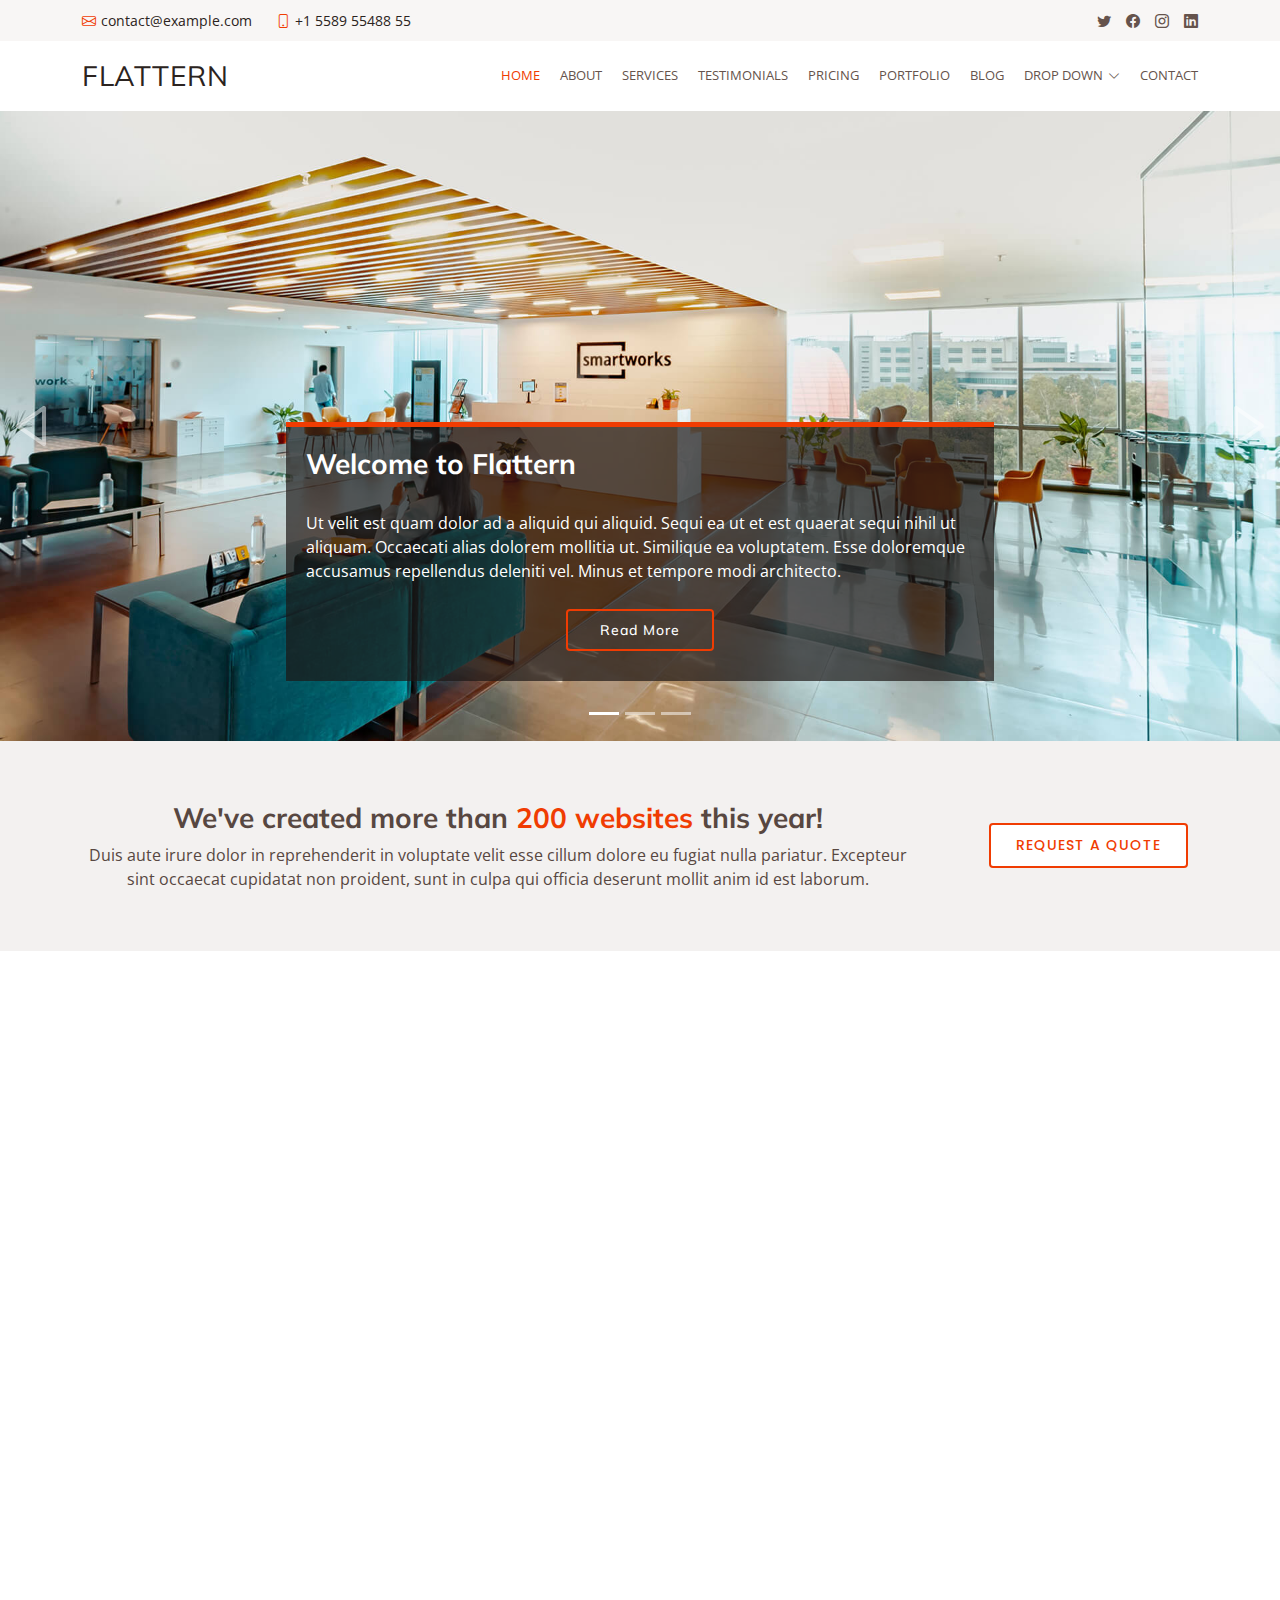
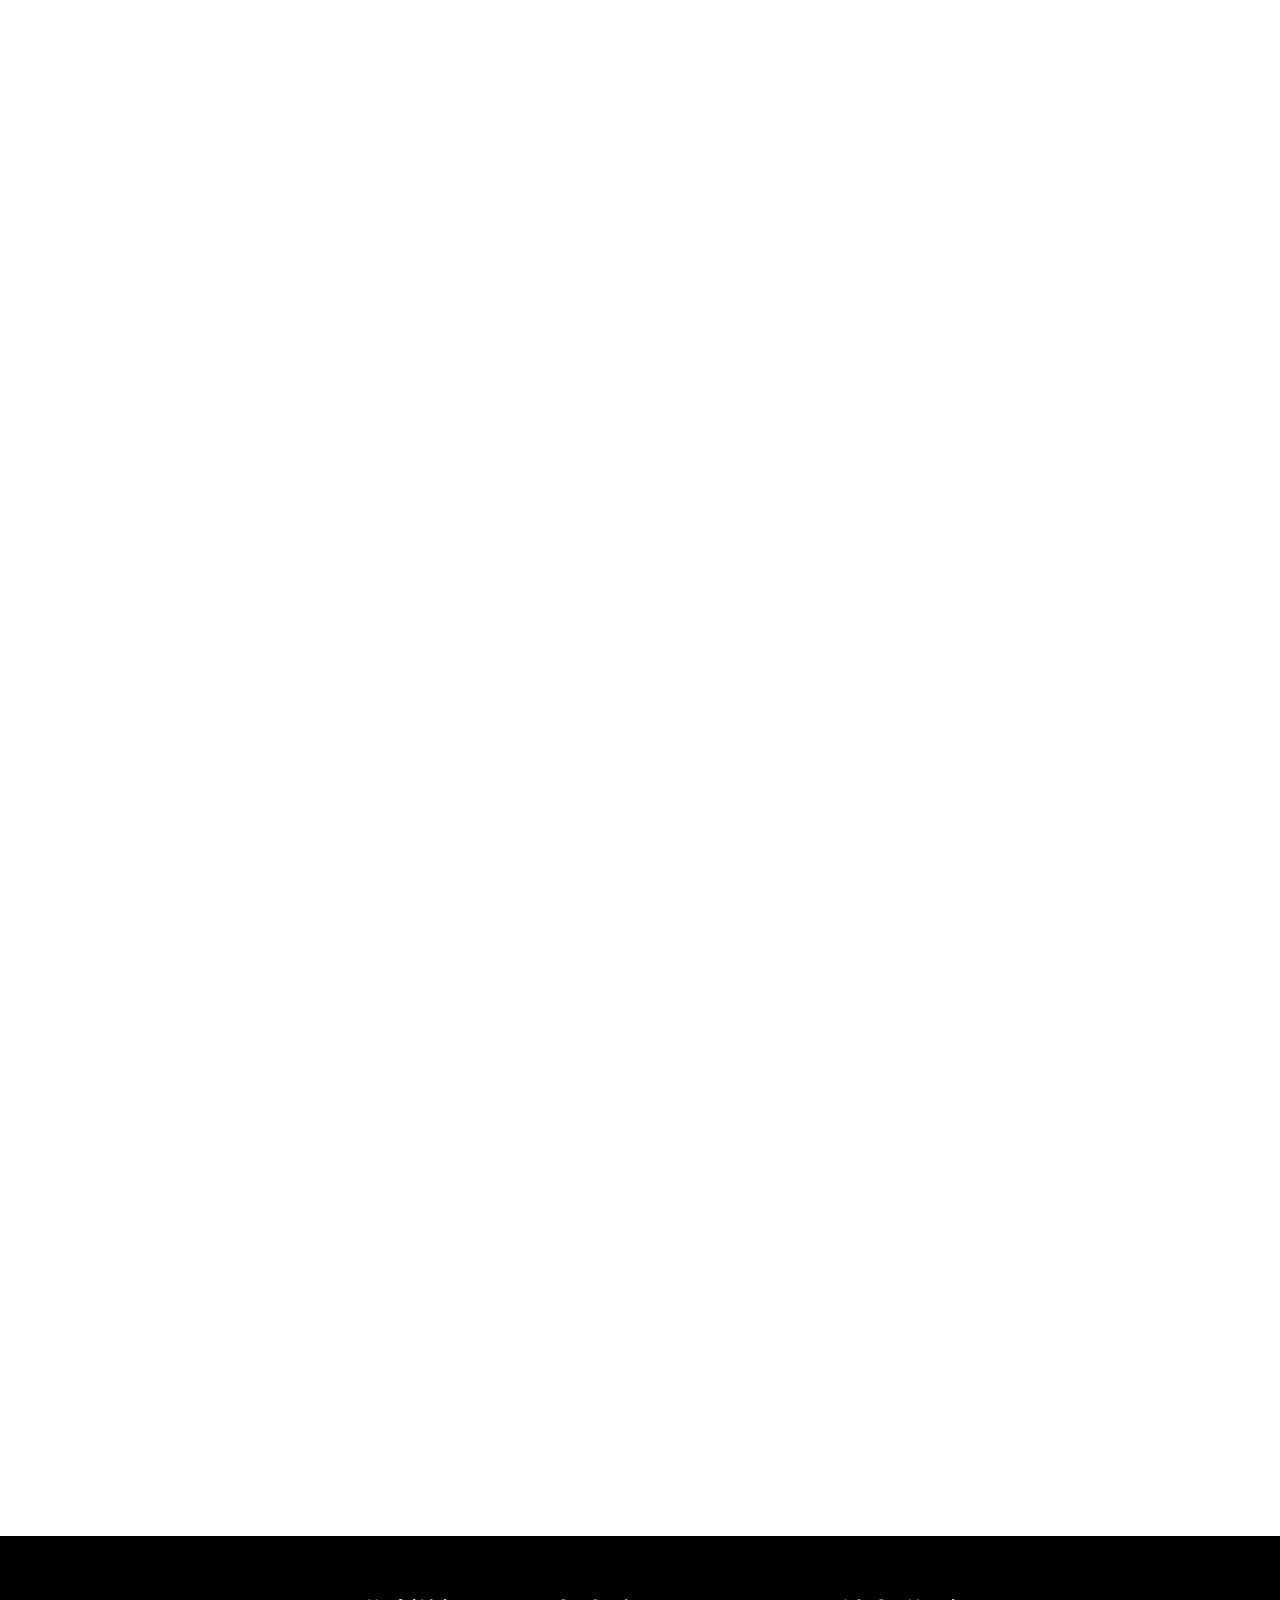
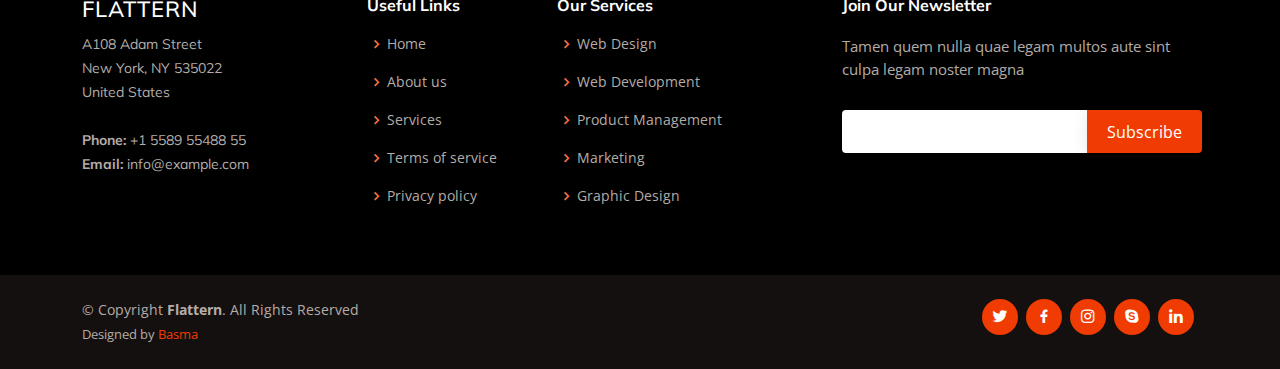
<file: index.html>
<!DOCTYPE html>
<html lang="en">

<head>
  <meta charset="utf-8">
  <meta content="width=device-width, initial-scale=1.0" name="viewport">

  <title>Flattern Bootstrap Template - Index</title>
  <meta content="" name="description">
  <meta content="" name="keywords">

  <!-- Favicons -->
  <link href="assets/img/favicon.png" rel="icon">
  <link href="assets/img/apple-touch-icon.png" rel="apple-touch-icon">

  <!-- Google Fonts -->
  <link href="https://fonts.googleapis.com/css?family=Open+Sans:300,300i,400,400i,600,600i,700,700i|Muli:300,300i,400,400i,500,500i,600,600i,700,700i|Poppins:300,300i,400,400i,500,500i,600,600i,700,700i" rel="stylesheet">

  <!-- Vendor CSS Files -->
  <link href="assets/vendor/animate.css/animate.min.css" rel="stylesheet">
  <link href="assets/vendor/aos/aos.css" rel="stylesheet">
  <link href="assets/vendor/bootstrap/css/bootstrap.min.css" rel="stylesheet">
  <link href="assets/vendor/bootstrap-icons/bootstrap-icons.css" rel="stylesheet">
  <link href="assets/vendor/boxicons/css/boxicons.min.css" rel="stylesheet">
  <link href="assets/vendor/glightbox/css/glightbox.min.css" rel="stylesheet">
  <link href="assets/vendor/swiper/swiper-bundle.min.css" rel="stylesheet">

  <!-- Template Main CSS File -->
  <link href="assets/css/style.css" rel="stylesheet">

  <!-- =======================================================
  * Template Name: Flattern - v4.7.0
  * Template URL: /flattern-multipurpose-bootstrap-template/
  * Author: Basma
  * License: /license/
  ======================================================== -->
</head>

<body>

  <!-- ======= Top Bar ======= -->
  <section id="topbar" class="d-flex align-items-center">
    <div class="container d-flex justify-content-center justify-content-md-between">
      <div class="contact-info d-flex align-items-center">
        <i class="bi bi-envelope d-flex align-items-center"><a href="mailto:contact@example.com">contact@example.com</a></i>
        <i class="bi bi-phone d-flex align-items-center ms-4"><span>+1 5589 55488 55</span></i>
      </div>
      <div class="social-links d-none d-md-flex align-items-center">
        <a href="#" class="twitter"><i class="bi bi-twitter"></i></a>
        <a href="#" class="facebook"><i class="bi bi-facebook"></i></a>
        <a href="#" class="instagram"><i class="bi bi-instagram"></i></a>
        <a href="#" class="linkedin"><i class="bi bi-linkedin"></i></i></a>
      </div>
    </div>
  </section>

  <!-- ======= Header ======= -->
  <header id="header" class="d-flex align-items-center">
    <div class="container d-flex justify-content-between">

      <div class="logo">
        <h1 class="text-light"><a href="index.html">Flattern</a></h1>
        <!-- Uncomment below if you prefer to use an image logo -->
        <!-- <a href="index.html"><img src="assets/img/logo.png" alt="" class="img-fluid"></a>-->
      </div>

      <nav id="navbar" class="navbar">
        <ul>
          <li><a class="active" href="index.html">Home</a></li>
          <li><a href="about.html">About</a></li>
          <li><a href="services.html">Services</a></li>
          <li><a href="testimonials.html">Testimonials</a></li>
          <li><a href="pricing.html">Pricing</a></li>
          <li><a href="portfolio.html">Portfolio</a></li>
          <li><a href="blog.html">Blog</a></li>
          <li class="dropdown"><a href="#"><span>Drop Down</span> <i class="bi bi-chevron-down"></i></a>
            <ul>
              <li><a href="#">Drop Down 1</a></li>
              <li class="dropdown"><a href="#"><span>Deep Drop Down</span> <i class="bi bi-chevron-right"></i></a>
                <ul>
                  <li><a href="#">Deep Drop Down 1</a></li>
                  <li><a href="#">Deep Drop Down 2</a></li>
                  <li><a href="#">Deep Drop Down 3</a></li>
                  <li><a href="#">Deep Drop Down 4</a></li>
                  <li><a href="#">Deep Drop Down 5</a></li>
                </ul>
              </li>
              <li><a href="#">Drop Down 2</a></li>
              <li><a href="#">Drop Down 3</a></li>
              <li><a href="#">Drop Down 4</a></li>
            </ul>
          </li>
          <li><a href="contact.html">Contact</a></li>
        </ul>
        <i class="bi bi-list mobile-nav-toggle"></i>
      </nav><!-- .navbar -->

    </div>
  </header><!-- End Header -->

  <!-- ======= Hero Section ======= -->
  <section id="hero">
    <div id="heroCarousel" data-bs-interval="5000" class="carousel slide carousel-fade" data-bs-ride="carousel">

      <div class="carousel-inner" role="listbox">

        <!-- Slide 1 -->
        <div class="carousel-item active" style="background-image: url(assets/img/slide/slide-1.jpg);">
          <div class="carousel-container">
            <div class="carousel-content animate__animated animate__fadeInUp">
              <h2>Welcome to <span>Flattern</span></h2>
              <p>Ut velit est quam dolor ad a aliquid qui aliquid. Sequi ea ut et est quaerat sequi nihil ut aliquam. Occaecati alias dolorem mollitia ut. Similique ea voluptatem. Esse doloremque accusamus repellendus deleniti vel. Minus et tempore modi architecto.</p>
              <div class="text-center"><a href="" class="btn-get-started">Read More</a></div>
            </div>
          </div>
        </div>

        <!-- Slide 2 -->
        <div class="carousel-item" style="background-image: url(assets/img/slide/slide-2.jpg);">
          <div class="carousel-container">
            <div class="carousel-content animate__animated animate__fadeInUp">
              <h2>Lorem Ipsum Dolor</h2>
              <p>Ut velit est quam dolor ad a aliquid qui aliquid. Sequi ea ut et est quaerat sequi nihil ut aliquam. Occaecati alias dolorem mollitia ut. Similique ea voluptatem. Esse doloremque accusamus repellendus deleniti vel. Minus et tempore modi architecto.</p>
              <div class="text-center"><a href="" class="btn-get-started">Read More</a></div>
            </div>
          </div>
        </div>

        <!-- Slide 3 -->
        <div class="carousel-item" style="background-image: url(assets/img/slide/slide-3.jpg);">
          <div class="carousel-container">
            <div class="carousel-content animate__animated animate__fadeInUp">
              <h2>Sequi ea ut et est quaerat</h2>
              <p>Ut velit est quam dolor ad a aliquid qui aliquid. Sequi ea ut et est quaerat sequi nihil ut aliquam. Occaecati alias dolorem mollitia ut. Similique ea voluptatem. Esse doloremque accusamus repellendus deleniti vel. Minus et tempore modi architecto.</p>
              <div class="text-center"><a href="" class="btn-get-started">Read More</a></div>
            </div>
          </div>
        </div>

      </div>

      <a class="carousel-control-prev" href="#heroCarousel" role="button" data-bs-slide="prev">
        <span class="carousel-control-prev-icon bx bx-left-arrow" aria-hidden="true"></span>
      </a>

      <a class="carousel-control-next" href="#heroCarousel" role="button" data-bs-slide="next">
        <span class="carousel-control-next-icon bx bx-right-arrow" aria-hidden="true"></span>
      </a>

      <ol class="carousel-indicators" id="hero-carousel-indicators"></ol>

    </div>
  </section><!-- End Hero -->

  <main id="main">

    <!-- ======= Cta Section ======= -->
    <section id="cta" class="cta">
      <div class="container">

        <div class="row">
          <div class="col-lg-9 text-center text-lg-left">
            <h3>We've created more than <span>200 websites</span> this year!</h3>
            <p> Duis aute irure dolor in reprehenderit in voluptate velit esse cillum dolore eu fugiat nulla pariatur. Excepteur sint occaecat cupidatat non proident, sunt in culpa qui officia deserunt mollit anim id est laborum.</p>
          </div>
          <div class="col-lg-3 cta-btn-container text-center">
            <a class="cta-btn align-middle" href="#">Request a quote</a>
          </div>
        </div>

      </div>
    </section><!-- End Cta Section -->

    <!-- ======= Services Section ======= -->
    <section id="services" class="services">
      <div class="container">

        <div class="row">
          <div class="col-lg-4 col-md-6">
            <div class="icon-box" data-aos="fade-up">
              <div class="icon"><i class="bi bi-briefcase"></i></div>
              <h4 class="title"><a href="">Lorem Ipsum</a></h4>
              <p class="description">Voluptatum deleniti atque corrupti quos dolores et quas molestias excepturi sint occaecati cupiditate non provident</p>
            </div>
          </div>
          <div class="col-lg-4 col-md-6">
            <div class="icon-box" data-aos="fade-up" data-aos-delay="100">
              <div class="icon"><i class="bi bi-card-checklist"></i></div>
              <h4 class="title"><a href="">Dolor Sitema</a></h4>
              <p class="description">Minim veniam, quis nostrud exercitation ullamco laboris nisi ut aliquip ex ea commodo consequat tarad limino ata</p>
            </div>
          </div>
          <div class="col-lg-4 col-md-6">
            <div class="icon-box" data-aos="fade-up" data-aos-delay="200">
              <div class="icon"><i class="bi bi-bar-chart"></i></div>
              <h4 class="title"><a href="">Sed ut perspiciatis</a></h4>
              <p class="description">Duis aute irure dolor in reprehenderit in voluptate velit esse cillum dolore eu fugiat nulla pariatur</p>
            </div>
          </div>
          <div class="col-lg-4 col-md-6">
            <div class="icon-box" data-aos="fade-up" data-aos-delay="200">
              <div class="icon"><i class="bi bi-binoculars"></i></div>
              <h4 class="title"><a href="">Magni Dolores</a></h4>
              <p class="description">Excepteur sint occaecat cupidatat non proident, sunt in culpa qui officia deserunt mollit anim id est laborum</p>
            </div>
          </div>
          <div class="col-lg-4 col-md-6">
            <div class="icon-box" data-aos="fade-up" data-aos-delay="300">
              <div class="icon"><i class="bi bi-brightness-high"></i></div>
              <h4 class="title"><a href="">Nemo Enim</a></h4>
              <p class="description">At vero eos et accusamus et iusto odio dignissimos ducimus qui blanditiis praesentium voluptatum deleniti atque</p>
            </div>
          </div>
          <div class="col-lg-4 col-md-6">
            <div class="icon-box" data-aos="fade-up" data-aos-delay="400">
              <div class="icon"><i class="bi bi-calendar4-week"></i></div>
              <h4 class="title"><a href="">Eiusmod Tempor</a></h4>
              <p class="description">Et harum quidem rerum facilis est et expedita distinctio. Nam libero tempore, cum soluta nobis est eligendi</p>
            </div>
          </div>
        </div>

      </div>
    </section><!-- End Services Section -->

    <!-- ======= Portfolio Section ======= -->
    <section id="portfolio" class="portfolio">
      <div class="container">

        <div class="row" data-aos="fade-up">
          <div class="col-lg-12 d-flex justify-content-center">
            <ul id="portfolio-flters">
              <li data-filter="*" class="filter-active">All</li>
              <li data-filter=".filter-app">App</li>
              <li data-filter=".filter-card">Card</li>
              <li data-filter=".filter-web">Web</li>
            </ul>
          </div>
        </div>

        <div class="row portfolio-container" data-aos="fade-up">

          <div class="col-lg-4 col-md-6 portfolio-item filter-app">
            <img src="assets/img/portfolio/portfolio-1.jpg" class="img-fluid" alt="">
            <div class="portfolio-info">
              <h4>App 1</h4>
              <p>App</p>
              <a href="assets/img/portfolio/portfolio-1.jpg" data-gallery="portfolioGallery" class="portfolio-lightbox preview-link" title="App 1"><i class="bx bx-plus"></i></a>
              <a href="portfolio-details.html" class="details-link" title="More Details"><i class="bx bx-link"></i></a>
            </div>
          </div>

          <div class="col-lg-4 col-md-6 portfolio-item filter-web">
            <img src="assets/img/portfolio/portfolio-2.jpg" class="img-fluid" alt="">
            <div class="portfolio-info">
              <h4>Web 3</h4>
              <p>Web</p>
              <a href="assets/img/portfolio/portfolio-2.jpg" data-gallery="portfolioGallery" class="portfolio-lightbox preview-link" title="Web 3"><i class="bx bx-plus"></i></a>
              <a href="portfolio-details.html" class="details-link" title="More Details"><i class="bx bx-link"></i></a>
            </div>
          </div>

          <div class="col-lg-4 col-md-6 portfolio-item filter-app">
            <img src="assets/img/portfolio/portfolio-3.jpg" class="img-fluid" alt="">
            <div class="portfolio-info">
              <h4>App 2</h4>
              <p>App</p>
              <a href="assets/img/portfolio/portfolio-3.jpg" data-gallery="portfolioGallery" class="portfolio-lightbox preview-link" title="App 2"><i class="bx bx-plus"></i></a>
              <a href="portfolio-details.html" class="details-link" title="More Details"><i class="bx bx-link"></i></a>
            </div>
          </div>

          <div class="col-lg-4 col-md-6 portfolio-item filter-card">
            <img src="assets/img/portfolio/portfolio-4.jpg" class="img-fluid" alt="">
            <div class="portfolio-info">
              <h4>Card 2</h4>
              <p>Card</p>
              <a href="assets/img/portfolio/portfolio-4.jpg" data-gallery="portfolioGallery" class="portfolio-lightbox preview-link" title="Card 2"><i class="bx bx-plus"></i></a>
              <a href="portfolio-details.html" class="details-link" title="More Details"><i class="bx bx-link"></i></a>
            </div>
          </div>

          <div class="col-lg-4 col-md-6 portfolio-item filter-web">
            <img src="assets/img/portfolio/portfolio-5.jpg" class="img-fluid" alt="">
            <div class="portfolio-info">
              <h4>Web 2</h4>
              <p>Web</p>
              <a href="assets/img/portfolio/portfolio-5.jpg" data-gallery="portfolioGallery" class="portfolio-lightbox preview-link" title="Web 2"><i class="bx bx-plus"></i></a>
              <a href="portfolio-details.html" class="details-link" title="More Details"><i class="bx bx-link"></i></a>
            </div>
          </div>

          <div class="col-lg-4 col-md-6 portfolio-item filter-app">
            <img src="assets/img/portfolio/portfolio-6.jpg" class="img-fluid" alt="">
            <div class="portfolio-info">
              <h4>App 3</h4>
              <p>App</p>
              <a href="assets/img/portfolio/portfolio-6.jpg" data-gallery="portfolioGallery" class="portfolio-lightbox preview-link" title="App 3"><i class="bx bx-plus"></i></a>
              <a href="portfolio-details.html" class="details-link" title="More Details"><i class="bx bx-link"></i></a>
            </div>
          </div>

          <div class="col-lg-4 col-md-6 portfolio-item filter-card">
            <img src="assets/img/portfolio/portfolio-7.jpg" class="img-fluid" alt="">
            <div class="portfolio-info">
              <h4>Card 1</h4>
              <p>Card</p>
              <a href="assets/img/portfolio/portfolio-7.jpg" data-gallery="portfolioGallery" class="portfolio-lightbox preview-link" title="Card 1"><i class="bx bx-plus"></i></a>
              <a href="portfolio-details.html" class="details-link" title="More Details"><i class="bx bx-link"></i></a>
            </div>
          </div>

          <div class="col-lg-4 col-md-6 portfolio-item filter-card">
            <img src="assets/img/portfolio/portfolio-8.jpg" class="img-fluid" alt="">
            <div class="portfolio-info">
              <h4>Card 3</h4>
              <p>Card</p>
              <a href="assets/img/portfolio/portfolio-8.jpg" data-gallery="portfolioGallery" class="portfolio-lightbox preview-link" title="Card 3"><i class="bx bx-plus"></i></a>
              <a href="portfolio-details.html" class="details-link" title="More Details"><i class="bx bx-link"></i></a>
            </div>
          </div>

          <div class="col-lg-4 col-md-6 portfolio-item filter-web">
            <img src="assets/img/portfolio/portfolio-9.jpg" class="img-fluid" alt="">
            <div class="portfolio-info">
              <h4>Web 3</h4>
              <p>Web</p>
              <a href="assets/img/portfolio/portfolio-9.jpg" data-gallery="portfolioGallery" class="portfolio-lightbox preview-link" title="Web 3"><i class="bx bx-plus"></i></a>
              <a href="portfolio-details.html" class="details-link" title="More Details"><i class="bx bx-link"></i></a>
            </div>
          </div>

        </div>

      </div>
    </section><!-- End Portfolio Section -->

    <!-- ======= Our Clients Section ======= -->
    <section id="clients" class="clients">
      <div class="container">

        <div class="section-title" data-aos="fade-up">
          <h2>Our <strong>Clients</strong></h2>
          <p>Magnam dolores commodi suscipit. Necessitatibus eius consequatur ex aliquid fuga eum quidem. Sit sint consectetur velit. Quisquam quos quisquam cupiditate. Et nemo qui impedit suscipit alias ea. Quia fugiat sit in iste officiis commodi quidem hic quas.</p>
        </div>

        <div class="row no-gutters clients-wrap clearfix" data-aos="fade-up">

          <div class="col-lg-3 col-md-4 col-xs-6">
            <div class="client-logo">
              <img src="assets/img/clients/client-1.png" class="img-fluid" alt="">
            </div>
          </div>

          <div class="col-lg-3 col-md-4 col-xs-6">
            <div class="client-logo">
              <img src="assets/img/clients/client-2.png" class="img-fluid" alt="">
            </div>
          </div>

          <div class="col-lg-3 col-md-4 col-xs-6">
            <div class="client-logo">
              <img src="assets/img/clients/client-3.png" class="img-fluid" alt="">
            </div>
          </div>

          <div class="col-lg-3 col-md-4 col-xs-6">
            <div class="client-logo">
              <img src="assets/img/clients/client-4.png" class="img-fluid" alt="">
            </div>
          </div>

          <div class="col-lg-3 col-md-4 col-xs-6">
            <div class="client-logo">
              <img src="assets/img/clients/client-5.png" class="img-fluid" alt="">
            </div>
          </div>

          <div class="col-lg-3 col-md-4 col-xs-6">
            <div class="client-logo">
              <img src="assets/img/clients/client-6.png" class="img-fluid" alt="">
            </div>
          </div>

          <div class="col-lg-3 col-md-4 col-xs-6">
            <div class="client-logo">
              <img src="assets/img/clients/client-7.png" class="img-fluid" alt="">
            </div>
          </div>

          <div class="col-lg-3 col-md-4 col-xs-6">
            <div class="client-logo">
              <img src="assets/img/clients/client-8.png" class="img-fluid" alt="">
            </div>
          </div>

        </div>

      </div>
    </section><!-- End Our Clients Section -->

  </main><!-- End #main -->

  <!-- ======= Footer ======= -->
  <footer id="footer">

    <div class="footer-top">
      <div class="container">
        <div class="row">

          <div class="col-lg-3 col-md-6 footer-contact">
            <h3>Flattern</h3>
            <p>
              A108 Adam Street <br>
              New York, NY 535022<br>
              United States <br><br>
              <strong>Phone:</strong> +1 5589 55488 55<br>
              <strong>Email:</strong> info@example.com<br>
            </p>
          </div>

          <div class="col-lg-2 col-md-6 footer-links">
            <h4>Useful Links</h4>
            <ul>
              <li><i class="bx bx-chevron-right"></i> <a href="#">Home</a></li>
              <li><i class="bx bx-chevron-right"></i> <a href="#">About us</a></li>
              <li><i class="bx bx-chevron-right"></i> <a href="#">Services</a></li>
              <li><i class="bx bx-chevron-right"></i> <a href="#">Terms of service</a></li>
              <li><i class="bx bx-chevron-right"></i> <a href="#">Privacy policy</a></li>
            </ul>
          </div>

          <div class="col-lg-3 col-md-6 footer-links">
            <h4>Our Services</h4>
            <ul>
              <li><i class="bx bx-chevron-right"></i> <a href="#">Web Design</a></li>
              <li><i class="bx bx-chevron-right"></i> <a href="#">Web Development</a></li>
              <li><i class="bx bx-chevron-right"></i> <a href="#">Product Management</a></li>
              <li><i class="bx bx-chevron-right"></i> <a href="#">Marketing</a></li>
              <li><i class="bx bx-chevron-right"></i> <a href="#">Graphic Design</a></li>
            </ul>
          </div>

          <div class="col-lg-4 col-md-6 footer-newsletter">
            <h4>Join Our Newsletter</h4>
            <p>Tamen quem nulla quae legam multos aute sint culpa legam noster magna</p>
            <form action="" method="post">
              <input type="email" name="email"><input type="submit" value="Subscribe">
            </form>
          </div>

        </div>
      </div>
    </div>

    <div class="container d-md-flex py-4">

      <div class="me-md-auto text-center text-md-start">
        <div class="copyright">
          &copy; Copyright <strong><span>Flattern</span></strong>. All Rights Reserved
        </div>
        <div class="credits">
          <!-- All the links in the footer should remain intact. -->
          <!-- You can delete the links only if you purchased the pro version. -->
          <!-- Licensing information: /license/ -->
          <!-- Purchase the pro version with working PHP/AJAX contact form: /flattern-multipurpose-bootstrap-template/ -->
          Designed by <a href="/">Basma</a>
        </div>
      </div>
      <div class="social-links text-center text-md-right pt-3 pt-md-0">
        <a href="#" class="twitter"><i class="bx bxl-twitter"></i></a>
        <a href="#" class="facebook"><i class="bx bxl-facebook"></i></a>
        <a href="#" class="instagram"><i class="bx bxl-instagram"></i></a>
        <a href="#" class="google-plus"><i class="bx bxl-skype"></i></a>
        <a href="#" class="linkedin"><i class="bx bxl-linkedin"></i></a>
      </div>
    </div>
  </footer><!-- End Footer -->

  <a href="#" class="back-to-top d-flex align-items-center justify-content-center"><i class="bi bi-arrow-up-short"></i></a>

  <!-- Vendor JS Files -->
  <script src="assets/vendor/aos/aos.js"></script>
  <script src="assets/vendor/bootstrap/js/bootstrap.bundle.min.js"></script>
  <script src="assets/vendor/glightbox/js/glightbox.min.js"></script>
  <script src="assets/vendor/isotope-layout/isotope.pkgd.min.js"></script>
  <script src="assets/vendor/swiper/swiper-bundle.min.js"></script>
  <script src="assets/vendor/waypoints/noframework.waypoints.js"></script>
  <script src="assets/vendor/php-email-form/validate.js"></script>

  <!-- Template Main JS File -->
  <script src="assets/js/main.js"></script>

</body>

</html>
</file>
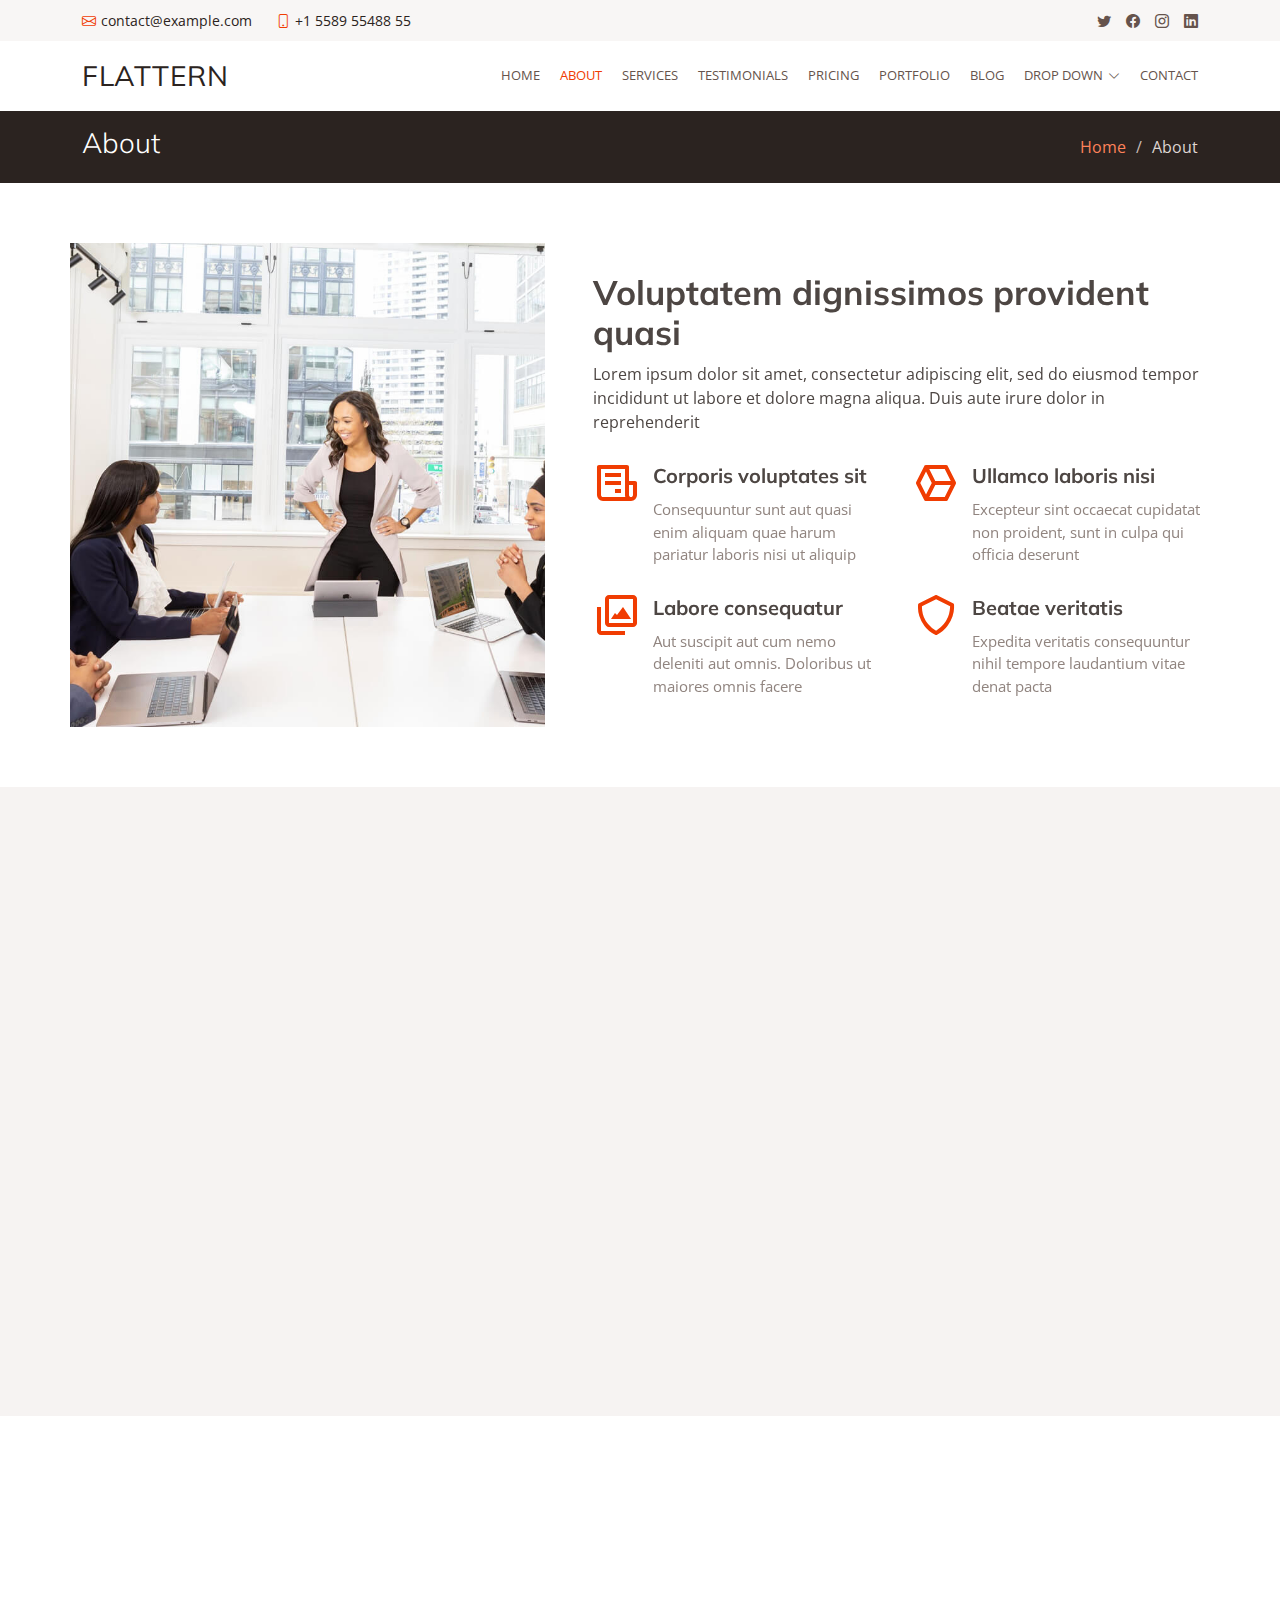
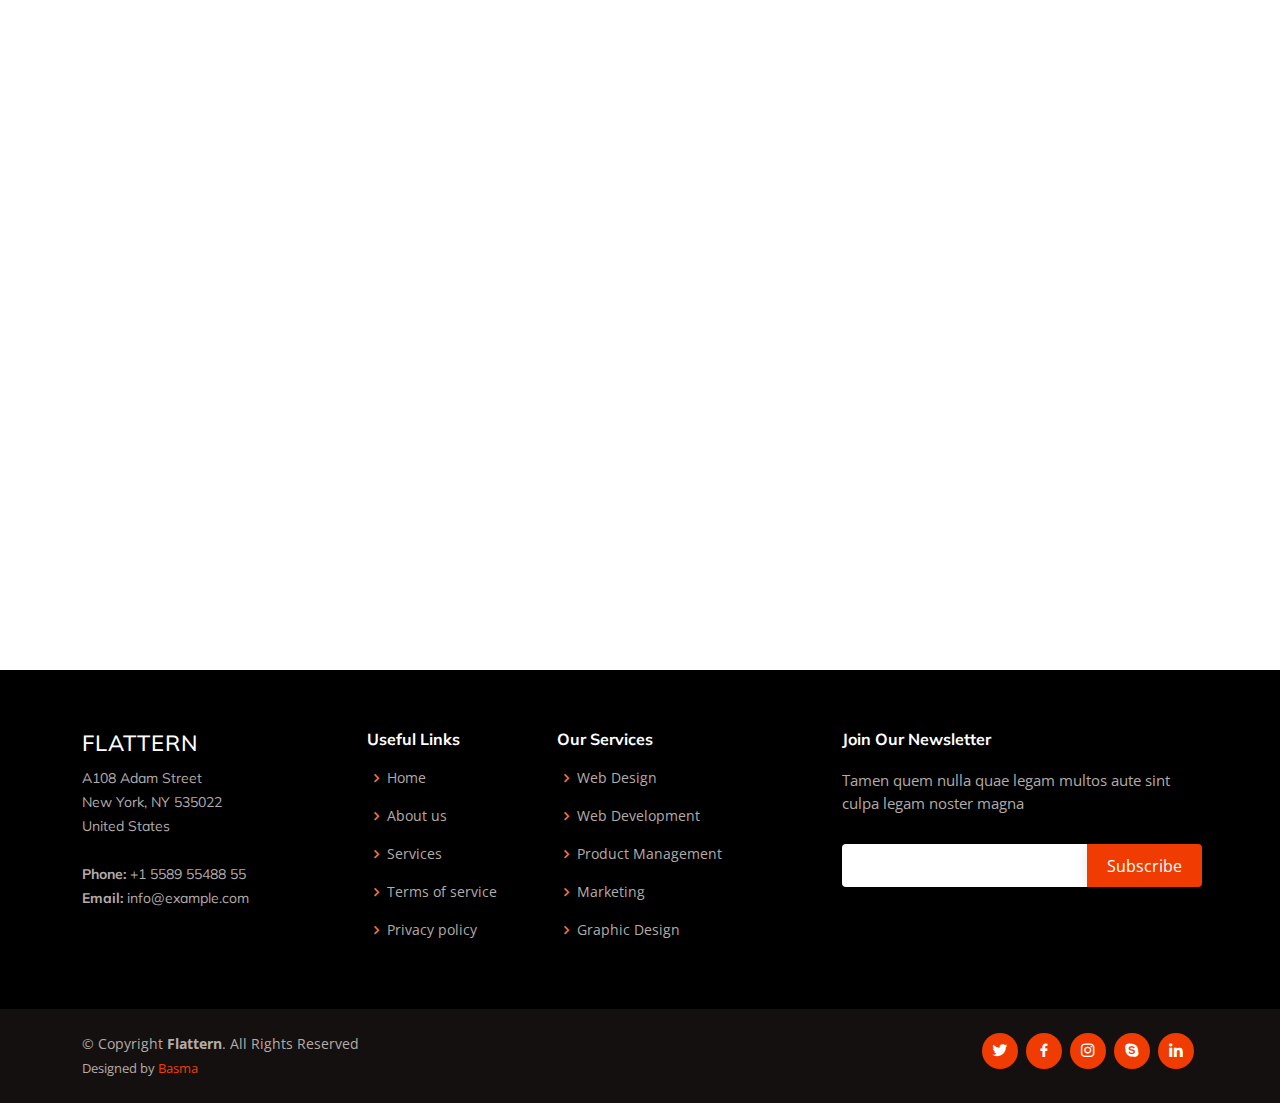
<file: about.html>
<!DOCTYPE html>
<html lang="en">

<head>
  <meta charset="utf-8">
  <meta content="width=device-width, initial-scale=1.0" name="viewport">

  <title>About - Flattern Bootstrap Template</title>
  <meta content="" name="description">
  <meta content="" name="keywords">

  <!-- Favicons -->
  <link href="assets/img/favicon.png" rel="icon">
  <link href="assets/img/apple-touch-icon.png" rel="apple-touch-icon">

  <!-- Google Fonts -->
  <link href="https://fonts.googleapis.com/css?family=Open+Sans:300,300i,400,400i,600,600i,700,700i|Muli:300,300i,400,400i,500,500i,600,600i,700,700i|Poppins:300,300i,400,400i,500,500i,600,600i,700,700i" rel="stylesheet">

  <!-- Vendor CSS Files -->
  <link href="assets/vendor/animate.css/animate.min.css" rel="stylesheet">
  <link href="assets/vendor/aos/aos.css" rel="stylesheet">
  <link href="assets/vendor/bootstrap/css/bootstrap.min.css" rel="stylesheet">
  <link href="assets/vendor/bootstrap-icons/bootstrap-icons.css" rel="stylesheet">
  <link href="assets/vendor/boxicons/css/boxicons.min.css" rel="stylesheet">
  <link href="assets/vendor/glightbox/css/glightbox.min.css" rel="stylesheet">
  <link href="assets/vendor/swiper/swiper-bundle.min.css" rel="stylesheet">

  <!-- Template Main CSS File -->
  <link href="assets/css/style.css" rel="stylesheet">

  <!-- =======================================================
  * Template Name: Flattern - v4.7.0
  * Template URL: /flattern-multipurpose-bootstrap-template/
  * Author: Basma
  * License: /license/
  ======================================================== -->
</head>

<body>

  <!-- ======= Top Bar ======= -->
  <section id="topbar" class="d-flex align-items-center">
    <div class="container d-flex justify-content-center justify-content-md-between">
      <div class="contact-info d-flex align-items-center">
        <i class="bi bi-envelope d-flex align-items-center"><a href="mailto:contact@example.com">contact@example.com</a></i>
        <i class="bi bi-phone d-flex align-items-center ms-4"><span>+1 5589 55488 55</span></i>
      </div>
      <div class="social-links d-none d-md-flex align-items-center">
        <a href="#" class="twitter"><i class="bi bi-twitter"></i></a>
        <a href="#" class="facebook"><i class="bi bi-facebook"></i></a>
        <a href="#" class="instagram"><i class="bi bi-instagram"></i></a>
        <a href="#" class="linkedin"><i class="bi bi-linkedin"></i></i></a>
      </div>
    </div>
  </section>

  <!-- ======= Header ======= -->
  <header id="header" class="d-flex align-items-center">
    <div class="container d-flex justify-content-between">

      <div class="logo">
        <h1 class="text-light"><a href="index.html">Flattern</a></h1>
        <!-- Uncomment below if you prefer to use an image logo -->
        <!-- <a href="index.html"><img src="assets/img/logo.png" alt="" class="img-fluid"></a>-->
      </div>

      <nav id="navbar" class="navbar">
        <ul>
          <li><a href="index.html">Home</a></li>
          <li><a class="active" href="about.html">About</a></li>
          <li><a href="services.html">Services</a></li>
          <li><a href="testimonials.html">Testimonials</a></li>
          <li><a href="pricing.html">Pricing</a></li>
          <li><a href="portfolio.html">Portfolio</a></li>
          <li><a href="blog.html">Blog</a></li>
          <li class="dropdown"><a href="#"><span>Drop Down</span> <i class="bi bi-chevron-down"></i></a>
            <ul>
              <li><a href="#">Drop Down 1</a></li>
              <li class="dropdown"><a href="#"><span>Deep Drop Down</span> <i class="bi bi-chevron-right"></i></a>
                <ul>
                  <li><a href="#">Deep Drop Down 1</a></li>
                  <li><a href="#">Deep Drop Down 2</a></li>
                  <li><a href="#">Deep Drop Down 3</a></li>
                  <li><a href="#">Deep Drop Down 4</a></li>
                  <li><a href="#">Deep Drop Down 5</a></li>
                </ul>
              </li>
              <li><a href="#">Drop Down 2</a></li>
              <li><a href="#">Drop Down 3</a></li>
              <li><a href="#">Drop Down 4</a></li>
            </ul>
          </li>
          <li><a href="contact.html">Contact</a></li>
        </ul>
        <i class="bi bi-list mobile-nav-toggle"></i>
      </nav><!-- .navbar -->

    </div>
  </header><!-- End Header -->

  <main id="main">

    <!-- ======= Breadcrumbs ======= -->
    <section id="breadcrumbs" class="breadcrumbs">
      <div class="container">

        <div class="d-flex justify-content-between align-items-center">
          <h2>About</h2>
          <ol>
            <li><a href="index.html">Home</a></li>
            <li>About</li>
          </ol>
        </div>

      </div>
    </section><!-- End Breadcrumbs -->

    <!-- ======= About Us Section ======= -->
    <section id="about-us" class="about-us">
      <div class="container">

        <div class="row no-gutters">
          <div class="image col-xl-5 d-flex align-items-stretch justify-content-center justify-content-lg-start" data-aos="fade-right"></div>
          <div class="col-xl-7 ps-0 ps-lg-5 pe-lg-1 d-flex align-items-stretch">
            <div class="content d-flex flex-column justify-content-center">
              <h3 data-aos="fade-up">Voluptatem dignissimos provident quasi</h3>
              <p data-aos="fade-up">
                Lorem ipsum dolor sit amet, consectetur adipiscing elit, sed do eiusmod tempor incididunt ut labore et dolore magna aliqua. Duis aute irure dolor in reprehenderit
              </p>
              <div class="row">
                <div class="col-md-6 icon-box" data-aos="fade-up">
                  <i class="bx bx-receipt"></i>
                  <h4>Corporis voluptates sit</h4>
                  <p>Consequuntur sunt aut quasi enim aliquam quae harum pariatur laboris nisi ut aliquip</p>
                </div>
                <div class="col-md-6 icon-box" data-aos="fade-up" data-aos-delay="100">
                  <i class="bx bx-cube-alt"></i>
                  <h4>Ullamco laboris nisi</h4>
                  <p>Excepteur sint occaecat cupidatat non proident, sunt in culpa qui officia deserunt</p>
                </div>
                <div class="col-md-6 icon-box" data-aos="fade-up" data-aos-delay="200">
                  <i class="bx bx-images"></i>
                  <h4>Labore consequatur</h4>
                  <p>Aut suscipit aut cum nemo deleniti aut omnis. Doloribus ut maiores omnis facere</p>
                </div>
                <div class="col-md-6 icon-box" data-aos="fade-up" data-aos-delay="300">
                  <i class="bx bx-shield"></i>
                  <h4>Beatae veritatis</h4>
                  <p>Expedita veritatis consequuntur nihil tempore laudantium vitae denat pacta</p>
                </div>
              </div>
            </div><!-- End .content-->
          </div>
        </div>

      </div>
    </section><!-- End About Us Section -->

    <!-- ======= Our Team Section ======= -->
    <section id="team" class="team section-bg">
      <div class="container">

        <div class="section-title" data-aos="fade-up">
          <h2>Our <strong>Team</strong></h2>
          <p>Magnam dolores commodi suscipit. Necessitatibus eius consequatur ex aliquid fuga eum quidem. Sit sint consectetur velit. Quisquam quos quisquam cupiditate. Et nemo qui impedit suscipit alias ea. Quia fugiat sit in iste officiis commodi quidem hic quas.</p>
        </div>

        <div class="row">

          <div class="col-lg-3 col-md-6 d-flex align-items-stretch">
            <div class="member" data-aos="fade-up">
              <div class="member-img">
                <img src="assets/img/team/team-1.jpg" class="img-fluid" alt="">
                <div class="social">
                  <a href=""><i class="bi bi-twitter"></i></a>
                  <a href=""><i class="bi bi-facebook"></i></a>
                  <a href=""><i class="bi bi-instagram"></i></a>
                  <a href=""><i class="bi bi-linkedin"></i></a>
                </div>
              </div>
              <div class="member-info">
                <h4>Walter White</h4>
                <span>Chief Executive Officer</span>
              </div>
            </div>
          </div>

          <div class="col-lg-3 col-md-6 d-flex align-items-stretch">
            <div class="member" data-aos="fade-up" data-aos-delay="100">
              <div class="member-img">
                <img src="assets/img/team/team-2.jpg" class="img-fluid" alt="">
                <div class="social">
                  <a href=""><i class="bi bi-twitter"></i></a>
                  <a href=""><i class="bi bi-facebook"></i></a>
                  <a href=""><i class="bi bi-instagram"></i></a>
                  <a href=""><i class="bi bi-linkedin"></i></a>
                </div>
              </div>
              <div class="member-info">
                <h4>Sarah Jhonson</h4>
                <span>Product Manager</span>
              </div>
            </div>
          </div>

          <div class="col-lg-3 col-md-6 d-flex align-items-stretch">
            <div class="member" data-aos="fade-up" data-aos-delay="200">
              <div class="member-img">
                <img src="assets/img/team/team-3.jpg" class="img-fluid" alt="">
                <div class="social">
                  <a href=""><i class="bi bi-twitter"></i></a>
                  <a href=""><i class="bi bi-facebook"></i></a>
                  <a href=""><i class="bi bi-instagram"></i></a>
                  <a href=""><i class="bi bi-linkedin"></i></a>
                </div>
              </div>
              <div class="member-info">
                <h4>William Anderson</h4>
                <span>CTO</span>
              </div>
            </div>
          </div>

          <div class="col-lg-3 col-md-6 d-flex align-items-stretch">
            <div class="member" data-aos="fade-up" data-aos-delay="300">
              <div class="member-img">
                <img src="assets/img/team/team-4.jpg" class="img-fluid" alt="">
                <div class="social">
                  <a href=""><i class="bi bi-twitter"></i></a>
                  <a href=""><i class="bi bi-facebook"></i></a>
                  <a href=""><i class="bi bi-instagram"></i></a>
                  <a href=""><i class="bi bi-linkedin"></i></a>
                </div>
              </div>
              <div class="member-info">
                <h4>Amanda Jepson</h4>
                <span>Accountant</span>
              </div>
            </div>
          </div>

        </div>

      </div>
    </section><!-- End Our Team Section -->

    <!-- ======= Our Skills Section ======= -->
    <section id="skills" class="skills">
      <div class="container">

        <div class="section-title" data-aos="fade-up">
          <h2>Our <strong>Skills</strong></h2>
          <p>Magnam dolores commodi suscipit. Necessitatibus eius consequatur ex aliquid fuga eum quidem. Sit sint consectetur velit. Quisquam quos quisquam cupiditate. Et nemo qui impedit suscipit alias ea. Quia fugiat sit in iste officiis commodi quidem hic quas.</p>
        </div>

        <div class="row skills-content">

          <div class="col-lg-6" data-aos="fade-up">

            <div class="progress">
              <span class="skill">HTML <i class="val">100%</i></span>
              <div class="progress-bar-wrap">
                <div class="progress-bar" role="progressbar" aria-valuenow="100" aria-valuemin="0" aria-valuemax="100"></div>
              </div>
            </div>

            <div class="progress">
              <span class="skill">CSS <i class="val">90%</i></span>
              <div class="progress-bar-wrap">
                <div class="progress-bar" role="progressbar" aria-valuenow="90" aria-valuemin="0" aria-valuemax="100"></div>
              </div>
            </div>

            <div class="progress">
              <span class="skill">JavaScript <i class="val">75%</i></span>
              <div class="progress-bar-wrap">
                <div class="progress-bar" role="progressbar" aria-valuenow="75" aria-valuemin="0" aria-valuemax="100"></div>
              </div>
            </div>

          </div>

          <div class="col-lg-6" data-aos="fade-up" data-aos-delay="100">

            <div class="progress">
              <span class="skill">PHP <i class="val">80%</i></span>
              <div class="progress-bar-wrap">
                <div class="progress-bar" role="progressbar" aria-valuenow="80" aria-valuemin="0" aria-valuemax="100"></div>
              </div>
            </div>

            <div class="progress">
              <span class="skill">WordPress/CMS <i class="val">90%</i></span>
              <div class="progress-bar-wrap">
                <div class="progress-bar" role="progressbar" aria-valuenow="90" aria-valuemin="0" aria-valuemax="100"></div>
              </div>
            </div>

            <div class="progress">
              <span class="skill">Photoshop <i class="val">55%</i></span>
              <div class="progress-bar-wrap">
                <div class="progress-bar" role="progressbar" aria-valuenow="55" aria-valuemin="0" aria-valuemax="100"></div>
              </div>
            </div>

          </div>

        </div>

      </div>
    </section><!-- End Our Skills Section -->

    <!-- ======= Our Clients Section ======= -->
    <section id="clients" class="clients">
      <div class="container">

        <div class="section-title" data-aos="fade-up">
          <h2>Our <strong>Clients</strong></h2>
          <p>Magnam dolores commodi suscipit. Necessitatibus eius consequatur ex aliquid fuga eum quidem. Sit sint consectetur velit. Quisquam quos quisquam cupiditate. Et nemo qui impedit suscipit alias ea. Quia fugiat sit in iste officiis commodi quidem hic quas.</p>
        </div>

        <div class="row no-gutters clients-wrap clearfix" data-aos="fade-up">

          <div class="col-lg-3 col-md-4 col-xs-6">
            <div class="client-logo">
              <img src="assets/img/clients/client-1.png" class="img-fluid" alt="">
            </div>
          </div>

          <div class="col-lg-3 col-md-4 col-xs-6">
            <div class="client-logo">
              <img src="assets/img/clients/client-2.png" class="img-fluid" alt="">
            </div>
          </div>

          <div class="col-lg-3 col-md-4 col-xs-6">
            <div class="client-logo">
              <img src="assets/img/clients/client-3.png" class="img-fluid" alt="">
            </div>
          </div>

          <div class="col-lg-3 col-md-4 col-xs-6">
            <div class="client-logo">
              <img src="assets/img/clients/client-4.png" class="img-fluid" alt="">
            </div>
          </div>

          <div class="col-lg-3 col-md-4 col-xs-6">
            <div class="client-logo">
              <img src="assets/img/clients/client-5.png" class="img-fluid" alt="">
            </div>
          </div>

          <div class="col-lg-3 col-md-4 col-xs-6">
            <div class="client-logo">
              <img src="assets/img/clients/client-6.png" class="img-fluid" alt="">
            </div>
          </div>

          <div class="col-lg-3 col-md-4 col-xs-6">
            <div class="client-logo">
              <img src="assets/img/clients/client-7.png" class="img-fluid" alt="">
            </div>
          </div>

          <div class="col-lg-3 col-md-4 col-xs-6">
            <div class="client-logo">
              <img src="assets/img/clients/client-8.png" class="img-fluid" alt="">
            </div>
          </div>

        </div>

      </div>
    </section><!-- End Our Clients Section -->

  </main><!-- End #main -->

  <!-- ======= Footer ======= -->
  <footer id="footer">

    <div class="footer-top">
      <div class="container">
        <div class="row">

          <div class="col-lg-3 col-md-6 footer-contact">
            <h3>Flattern</h3>
            <p>
              A108 Adam Street <br>
              New York, NY 535022<br>
              United States <br><br>
              <strong>Phone:</strong> +1 5589 55488 55<br>
              <strong>Email:</strong> info@example.com<br>
            </p>
          </div>

          <div class="col-lg-2 col-md-6 footer-links">
            <h4>Useful Links</h4>
            <ul>
              <li><i class="bx bx-chevron-right"></i> <a href="#">Home</a></li>
              <li><i class="bx bx-chevron-right"></i> <a href="#">About us</a></li>
              <li><i class="bx bx-chevron-right"></i> <a href="#">Services</a></li>
              <li><i class="bx bx-chevron-right"></i> <a href="#">Terms of service</a></li>
              <li><i class="bx bx-chevron-right"></i> <a href="#">Privacy policy</a></li>
            </ul>
          </div>

          <div class="col-lg-3 col-md-6 footer-links">
            <h4>Our Services</h4>
            <ul>
              <li><i class="bx bx-chevron-right"></i> <a href="#">Web Design</a></li>
              <li><i class="bx bx-chevron-right"></i> <a href="#">Web Development</a></li>
              <li><i class="bx bx-chevron-right"></i> <a href="#">Product Management</a></li>
              <li><i class="bx bx-chevron-right"></i> <a href="#">Marketing</a></li>
              <li><i class="bx bx-chevron-right"></i> <a href="#">Graphic Design</a></li>
            </ul>
          </div>

          <div class="col-lg-4 col-md-6 footer-newsletter">
            <h4>Join Our Newsletter</h4>
            <p>Tamen quem nulla quae legam multos aute sint culpa legam noster magna</p>
            <form action="" method="post">
              <input type="email" name="email"><input type="submit" value="Subscribe">
            </form>
          </div>

        </div>
      </div>
    </div>

    <div class="container d-md-flex py-4">

      <div class="me-md-auto text-center text-md-start">
        <div class="copyright">
          &copy; Copyright <strong><span>Flattern</span></strong>. All Rights Reserved
        </div>
        <div class="credits">
          <!-- All the links in the footer should remain intact. -->
          <!-- You can delete the links only if you purchased the pro version. -->
          <!-- Licensing information: /license/ -->
          <!-- Purchase the pro version with working PHP/AJAX contact form: /flattern-multipurpose-bootstrap-template/ -->
          Designed by <a href="/">Basma</a>
        </div>
      </div>
      <div class="social-links text-center text-md-right pt-3 pt-md-0">
        <a href="#" class="twitter"><i class="bx bxl-twitter"></i></a>
        <a href="#" class="facebook"><i class="bx bxl-facebook"></i></a>
        <a href="#" class="instagram"><i class="bx bxl-instagram"></i></a>
        <a href="#" class="google-plus"><i class="bx bxl-skype"></i></a>
        <a href="#" class="linkedin"><i class="bx bxl-linkedin"></i></a>
      </div>
    </div>
  </footer><!-- End Footer -->

  <a href="#" class="back-to-top d-flex align-items-center justify-content-center"><i class="bi bi-arrow-up-short"></i></a>

  <!-- Vendor JS Files -->
  <script src="assets/vendor/aos/aos.js"></script>
  <script src="assets/vendor/bootstrap/js/bootstrap.bundle.min.js"></script>
  <script src="assets/vendor/glightbox/js/glightbox.min.js"></script>
  <script src="assets/vendor/isotope-layout/isotope.pkgd.min.js"></script>
  <script src="assets/vendor/swiper/swiper-bundle.min.js"></script>
  <script src="assets/vendor/waypoints/noframework.waypoints.js"></script>
  <script src="assets/vendor/php-email-form/validate.js"></script>

  <!-- Template Main JS File -->
  <script src="assets/js/main.js"></script>

</body>

</html>
</file>
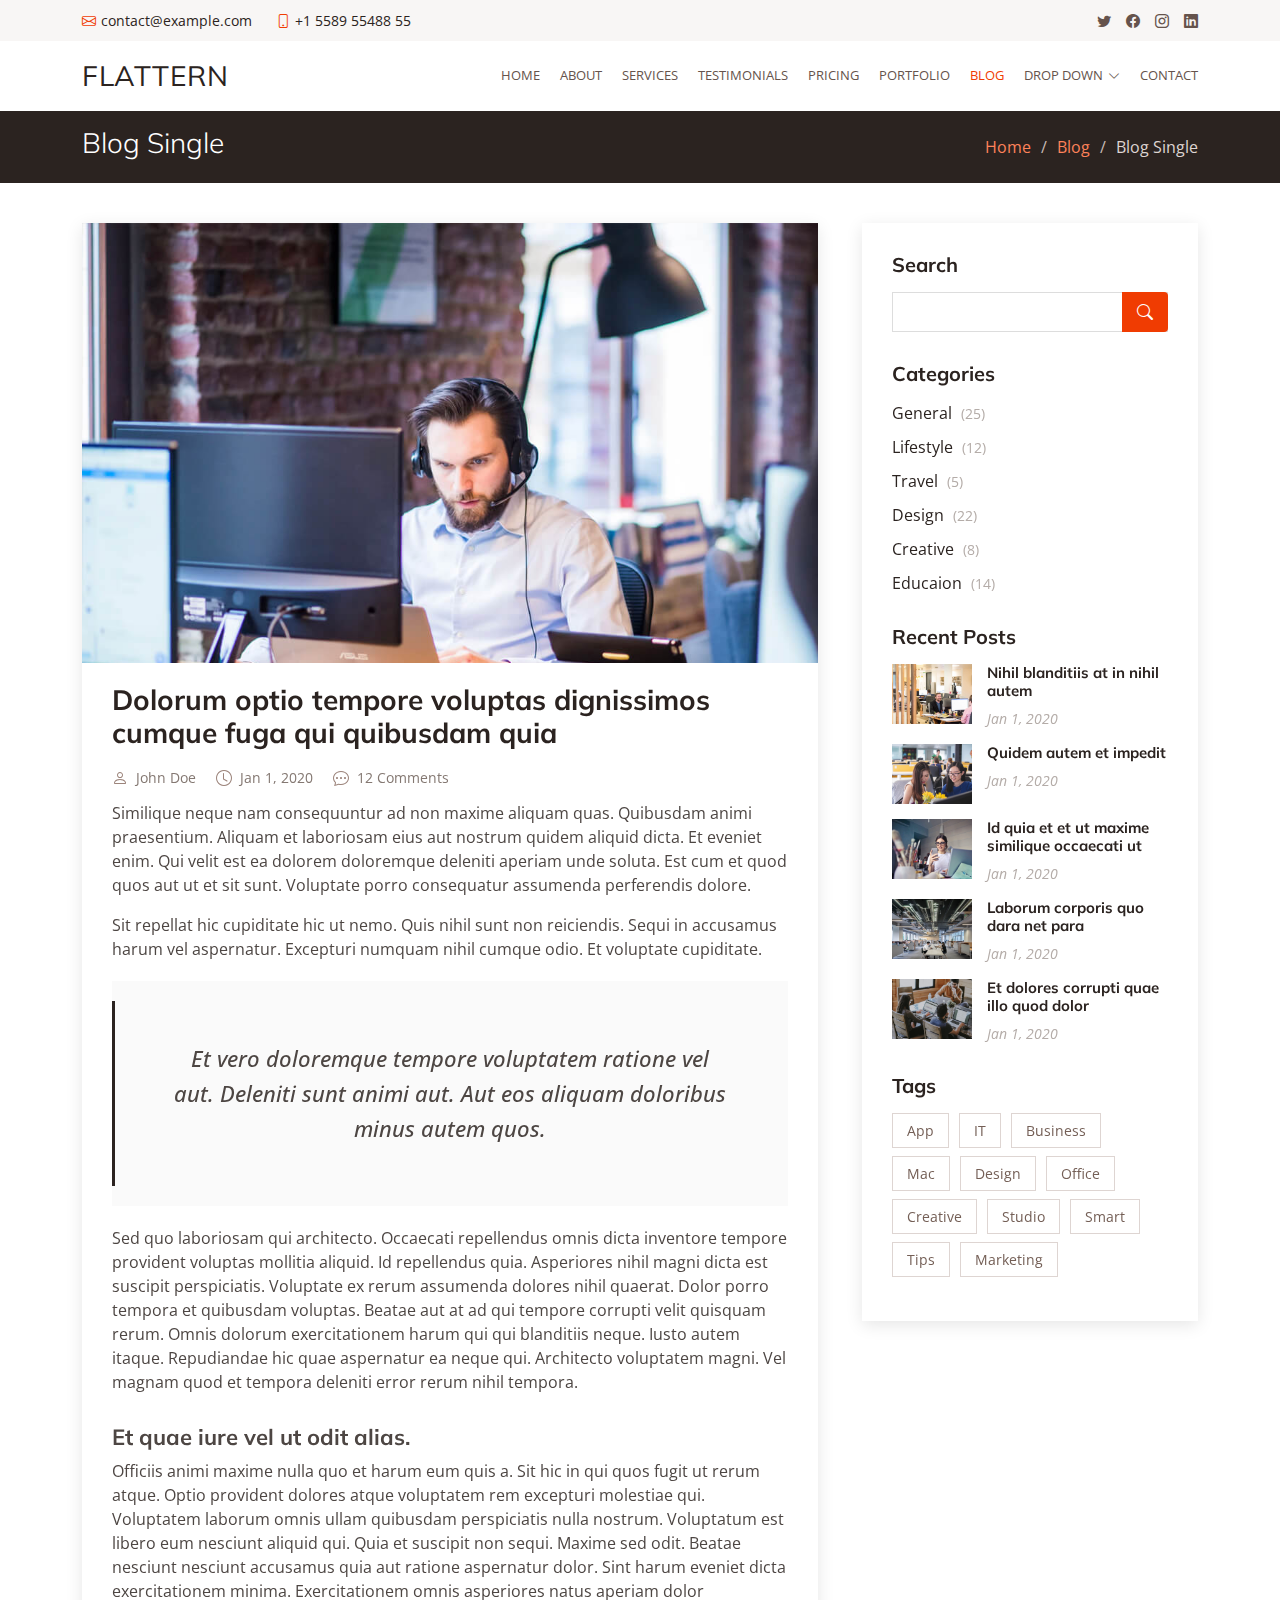
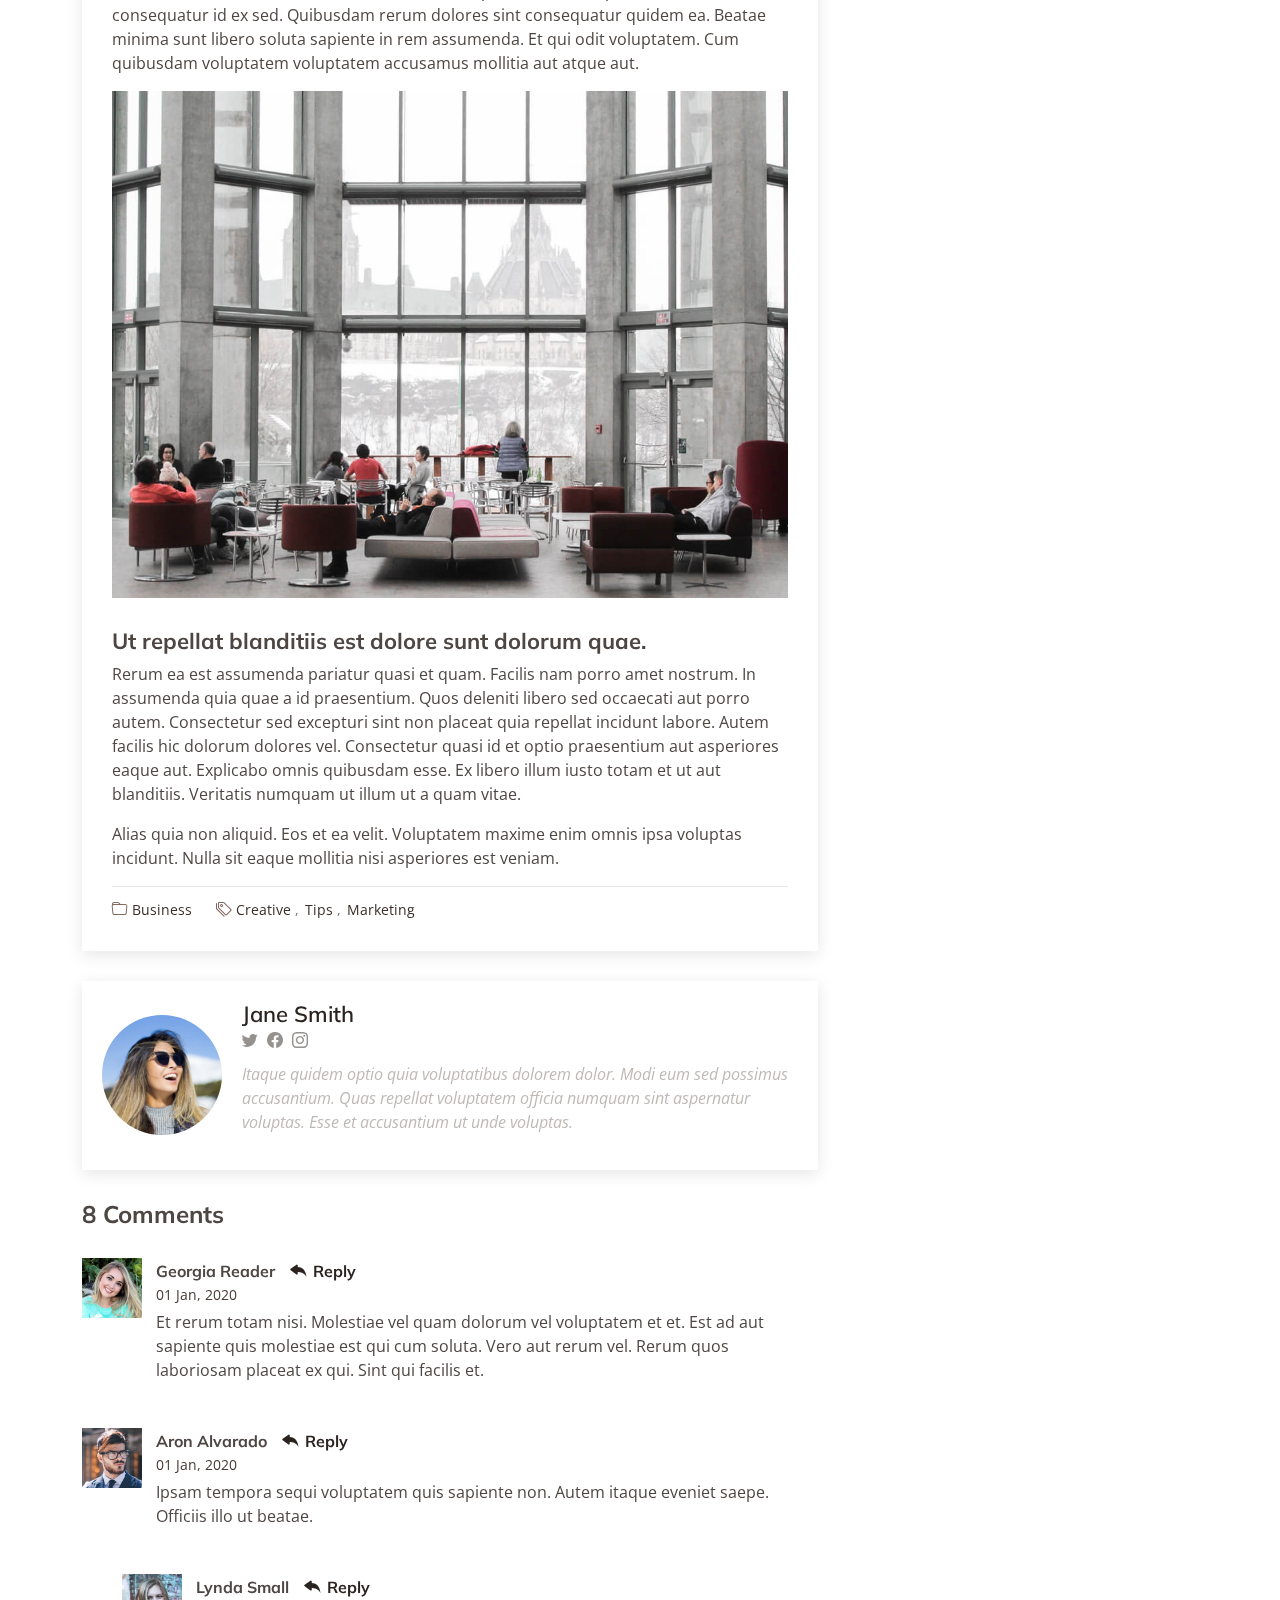
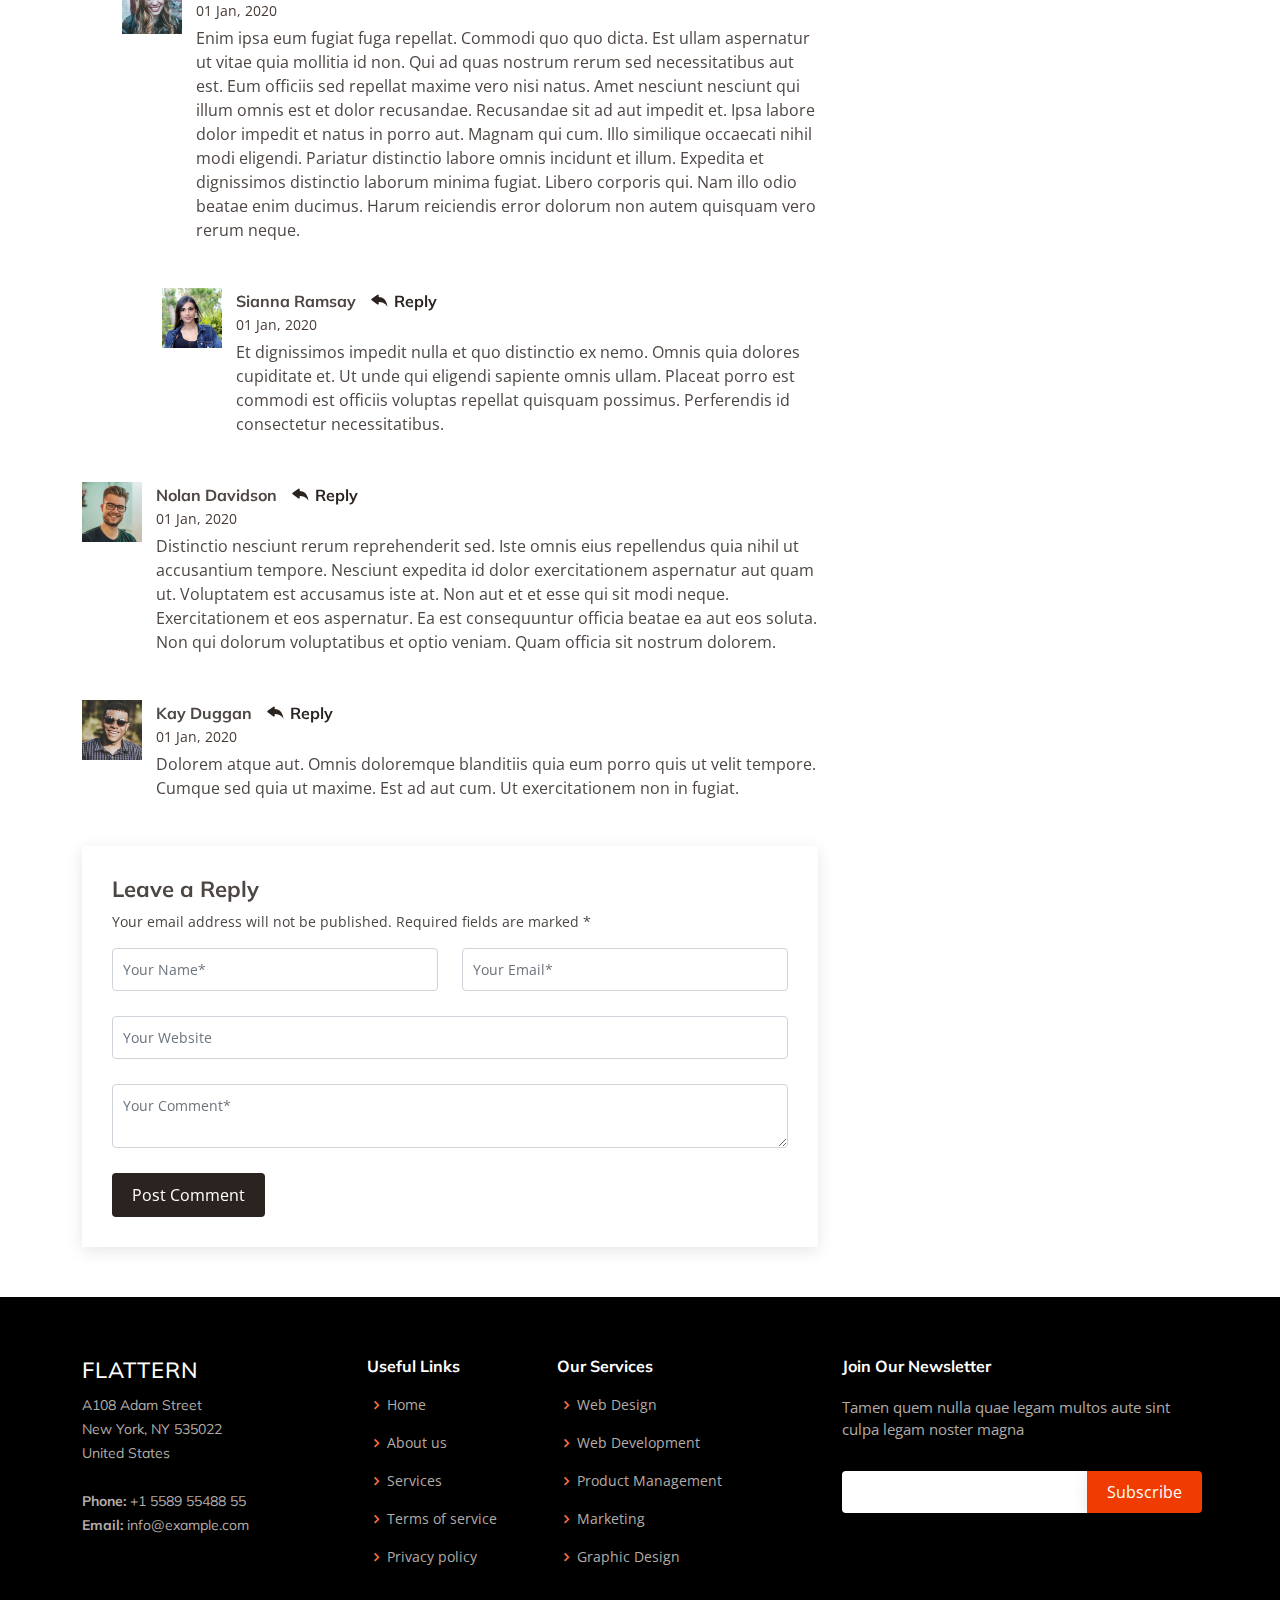
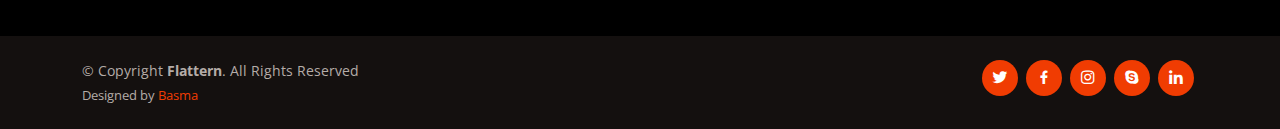
<file: blog-single.html>
<!DOCTYPE html>
<html lang="en">

<head>
  <meta charset="utf-8">
  <meta content="width=device-width, initial-scale=1.0" name="viewport">

  <title>Blog Single - Flattern Bootstrap Template</title>
  <meta content="" name="description">
  <meta content="" name="keywords">

  <!-- Favicons -->
  <link href="assets/img/favicon.png" rel="icon">
  <link href="assets/img/apple-touch-icon.png" rel="apple-touch-icon">

  <!-- Google Fonts -->
  <link href="https://fonts.googleapis.com/css?family=Open+Sans:300,300i,400,400i,600,600i,700,700i|Muli:300,300i,400,400i,500,500i,600,600i,700,700i|Poppins:300,300i,400,400i,500,500i,600,600i,700,700i" rel="stylesheet">

  <!-- Vendor CSS Files -->
  <link href="assets/vendor/animate.css/animate.min.css" rel="stylesheet">
  <link href="assets/vendor/aos/aos.css" rel="stylesheet">
  <link href="assets/vendor/bootstrap/css/bootstrap.min.css" rel="stylesheet">
  <link href="assets/vendor/bootstrap-icons/bootstrap-icons.css" rel="stylesheet">
  <link href="assets/vendor/boxicons/css/boxicons.min.css" rel="stylesheet">
  <link href="assets/vendor/glightbox/css/glightbox.min.css" rel="stylesheet">
  <link href="assets/vendor/swiper/swiper-bundle.min.css" rel="stylesheet">

  <!-- Template Main CSS File -->
  <link href="assets/css/style.css" rel="stylesheet">

  <!-- =======================================================
  * Template Name: Flattern - v4.7.0
  * Template URL: /flattern-multipurpose-bootstrap-template/
  * Author: Basma
  * License: /license/
  ======================================================== -->
</head>

<body>

  <!-- ======= Top Bar ======= -->
  <section id="topbar" class="d-flex align-items-center">
    <div class="container d-flex justify-content-center justify-content-md-between">
      <div class="contact-info d-flex align-items-center">
        <i class="bi bi-envelope d-flex align-items-center"><a href="mailto:contact@example.com">contact@example.com</a></i>
        <i class="bi bi-phone d-flex align-items-center ms-4"><span>+1 5589 55488 55</span></i>
      </div>
      <div class="social-links d-none d-md-flex align-items-center">
        <a href="#" class="twitter"><i class="bi bi-twitter"></i></a>
        <a href="#" class="facebook"><i class="bi bi-facebook"></i></a>
        <a href="#" class="instagram"><i class="bi bi-instagram"></i></a>
        <a href="#" class="linkedin"><i class="bi bi-linkedin"></i></i></a>
      </div>
    </div>
  </section>

  <!-- ======= Header ======= -->
  <header id="header" class="d-flex align-items-center">
    <div class="container d-flex justify-content-between">

      <div class="logo">
        <h1 class="text-light"><a href="index.html">Flattern</a></h1>
        <!-- Uncomment below if you prefer to use an image logo -->
        <!-- <a href="index.html"><img src="assets/img/logo.png" alt="" class="img-fluid"></a>-->
      </div>

      <nav id="navbar" class="navbar">
        <ul>
          <li><a href="index.html">Home</a></li>
          <li><a href="about.html">About</a></li>
          <li><a href="services.html">Services</a></li>
          <li><a href="testimonials.html">Testimonials</a></li>
          <li><a href="pricing.html">Pricing</a></li>
          <li><a href="portfolio.html">Portfolio</a></li>
          <li><a class="active" href="blog.html">Blog</a></li>
          <li class="dropdown"><a href="#"><span>Drop Down</span> <i class="bi bi-chevron-down"></i></a>
            <ul>
              <li><a href="#">Drop Down 1</a></li>
              <li class="dropdown"><a href="#"><span>Deep Drop Down</span> <i class="bi bi-chevron-right"></i></a>
                <ul>
                  <li><a href="#">Deep Drop Down 1</a></li>
                  <li><a href="#">Deep Drop Down 2</a></li>
                  <li><a href="#">Deep Drop Down 3</a></li>
                  <li><a href="#">Deep Drop Down 4</a></li>
                  <li><a href="#">Deep Drop Down 5</a></li>
                </ul>
              </li>
              <li><a href="#">Drop Down 2</a></li>
              <li><a href="#">Drop Down 3</a></li>
              <li><a href="#">Drop Down 4</a></li>
            </ul>
          </li>
          <li><a href="contact.html">Contact</a></li>
        </ul>
        <i class="bi bi-list mobile-nav-toggle"></i>
      </nav><!-- .navbar -->

    </div>
  </header><!-- End Header -->

  <main id="main">

    <!-- ======= Breadcrumbs ======= -->
    <section id="breadcrumbs" class="breadcrumbs">
      <div class="container">

        <div class="d-flex justify-content-between align-items-center">
          <h2>Blog Single</h2>
          <ol>
            <li><a href="index.html">Home</a></li>
            <li><a href="blog.html">Blog</a></li>
            <li>Blog Single</li>
          </ol>
        </div>

      </div>
    </section><!-- End Breadcrumbs -->

    <!-- ======= Blog Single Section ======= -->
    <section id="blog" class="blog">
      <div class="container" data-aos="fade-up">

        <div class="row">

          <div class="col-lg-8 entries">

            <article class="entry entry-single">

              <div class="entry-img">
                <img src="assets/img/blog/blog-1.jpg" alt="" class="img-fluid">
              </div>

              <h2 class="entry-title">
                <a href="blog-single.html">Dolorum optio tempore voluptas dignissimos cumque fuga qui quibusdam quia</a>
              </h2>

              <div class="entry-meta">
                <ul>
                  <li class="d-flex align-items-center"><i class="bi bi-person"></i> <a href="blog-single.html">John Doe</a></li>
                  <li class="d-flex align-items-center"><i class="bi bi-clock"></i> <a href="blog-single.html"><time datetime="2020-01-01">Jan 1, 2020</time></a></li>
                  <li class="d-flex align-items-center"><i class="bi bi-chat-dots"></i> <a href="blog-single.html">12 Comments</a></li>
                </ul>
              </div>

              <div class="entry-content">
                <p>
                  Similique neque nam consequuntur ad non maxime aliquam quas. Quibusdam animi praesentium. Aliquam et laboriosam eius aut nostrum quidem aliquid dicta.
                  Et eveniet enim. Qui velit est ea dolorem doloremque deleniti aperiam unde soluta. Est cum et quod quos aut ut et sit sunt. Voluptate porro consequatur assumenda perferendis dolore.
                </p>

                <p>
                  Sit repellat hic cupiditate hic ut nemo. Quis nihil sunt non reiciendis. Sequi in accusamus harum vel aspernatur. Excepturi numquam nihil cumque odio. Et voluptate cupiditate.
                </p>

                <blockquote>
                  <p>
                    Et vero doloremque tempore voluptatem ratione vel aut. Deleniti sunt animi aut. Aut eos aliquam doloribus minus autem quos.
                  </p>
                </blockquote>

                <p>
                  Sed quo laboriosam qui architecto. Occaecati repellendus omnis dicta inventore tempore provident voluptas mollitia aliquid. Id repellendus quia. Asperiores nihil magni dicta est suscipit perspiciatis. Voluptate ex rerum assumenda dolores nihil quaerat.
                  Dolor porro tempora et quibusdam voluptas. Beatae aut at ad qui tempore corrupti velit quisquam rerum. Omnis dolorum exercitationem harum qui qui blanditiis neque.
                  Iusto autem itaque. Repudiandae hic quae aspernatur ea neque qui. Architecto voluptatem magni. Vel magnam quod et tempora deleniti error rerum nihil tempora.
                </p>

                <h3>Et quae iure vel ut odit alias.</h3>
                <p>
                  Officiis animi maxime nulla quo et harum eum quis a. Sit hic in qui quos fugit ut rerum atque. Optio provident dolores atque voluptatem rem excepturi molestiae qui. Voluptatem laborum omnis ullam quibusdam perspiciatis nulla nostrum. Voluptatum est libero eum nesciunt aliquid qui.
                  Quia et suscipit non sequi. Maxime sed odit. Beatae nesciunt nesciunt accusamus quia aut ratione aspernatur dolor. Sint harum eveniet dicta exercitationem minima. Exercitationem omnis asperiores natus aperiam dolor consequatur id ex sed. Quibusdam rerum dolores sint consequatur quidem ea.
                  Beatae minima sunt libero soluta sapiente in rem assumenda. Et qui odit voluptatem. Cum quibusdam voluptatem voluptatem accusamus mollitia aut atque aut.
                </p>
                <img src="assets/img/blog/blog-inside-post.jpg" class="img-fluid" alt="">

                <h3>Ut repellat blanditiis est dolore sunt dolorum quae.</h3>
                <p>
                  Rerum ea est assumenda pariatur quasi et quam. Facilis nam porro amet nostrum. In assumenda quia quae a id praesentium. Quos deleniti libero sed occaecati aut porro autem. Consectetur sed excepturi sint non placeat quia repellat incidunt labore. Autem facilis hic dolorum dolores vel.
                  Consectetur quasi id et optio praesentium aut asperiores eaque aut. Explicabo omnis quibusdam esse. Ex libero illum iusto totam et ut aut blanditiis. Veritatis numquam ut illum ut a quam vitae.
                </p>
                <p>
                  Alias quia non aliquid. Eos et ea velit. Voluptatem maxime enim omnis ipsa voluptas incidunt. Nulla sit eaque mollitia nisi asperiores est veniam.
                </p>

              </div>

              <div class="entry-footer">
                <i class="bi bi-folder"></i>
                <ul class="cats">
                  <li><a href="#">Business</a></li>
                </ul>

                <i class="bi bi-tags"></i>
                <ul class="tags">
                  <li><a href="#">Creative</a></li>
                  <li><a href="#">Tips</a></li>
                  <li><a href="#">Marketing</a></li>
                </ul>
              </div>

            </article><!-- End blog entry -->

            <div class="blog-author d-flex align-items-center">
              <img src="assets/img/blog/blog-author.jpg" class="rounded-circle float-left" alt="">
              <div>
                <h4>Jane Smith</h4>
                <div class="social-links">
                  <a href="https://twitters.com/#"><i class="bi bi-twitter"></i></a>
                  <a href="https://facebook.com/#"><i class="bi bi-facebook"></i></a>
                  <a href="https://instagram.com/#"><i class="biu bi-instagram"></i></a>
                </div>
                <p>
                  Itaque quidem optio quia voluptatibus dolorem dolor. Modi eum sed possimus accusantium. Quas repellat voluptatem officia numquam sint aspernatur voluptas. Esse et accusantium ut unde voluptas.
                </p>
              </div>
            </div><!-- End blog author bio -->

            <div class="blog-comments">

              <h4 class="comments-count">8 Comments</h4>

              <div id="comment-1" class="comment">
                <div class="d-flex">
                  <div class="comment-img"><img src="assets/img/blog/comments-1.jpg" alt=""></div>
                  <div>
                    <h5><a href="">Georgia Reader</a> <a href="#" class="reply"><i class="bi bi-reply-fill"></i> Reply</a></h5>
                    <time datetime="2020-01-01">01 Jan, 2020</time>
                    <p>
                      Et rerum totam nisi. Molestiae vel quam dolorum vel voluptatem et et. Est ad aut sapiente quis molestiae est qui cum soluta.
                      Vero aut rerum vel. Rerum quos laboriosam placeat ex qui. Sint qui facilis et.
                    </p>
                  </div>
                </div>
              </div><!-- End comment #1 -->

              <div id="comment-2" class="comment">
                <div class="d-flex">
                  <div class="comment-img"><img src="assets/img/blog/comments-2.jpg" alt=""></div>
                  <div>
                    <h5><a href="">Aron Alvarado</a> <a href="#" class="reply"><i class="bi bi-reply-fill"></i> Reply</a></h5>
                    <time datetime="2020-01-01">01 Jan, 2020</time>
                    <p>
                      Ipsam tempora sequi voluptatem quis sapiente non. Autem itaque eveniet saepe. Officiis illo ut beatae.
                    </p>
                  </div>
                </div>

                <div id="comment-reply-1" class="comment comment-reply">
                  <div class="d-flex">
                    <div class="comment-img"><img src="assets/img/blog/comments-3.jpg" alt=""></div>
                    <div>
                      <h5><a href="">Lynda Small</a> <a href="#" class="reply"><i class="bi bi-reply-fill"></i> Reply</a></h5>
                      <time datetime="2020-01-01">01 Jan, 2020</time>
                      <p>
                        Enim ipsa eum fugiat fuga repellat. Commodi quo quo dicta. Est ullam aspernatur ut vitae quia mollitia id non. Qui ad quas nostrum rerum sed necessitatibus aut est. Eum officiis sed repellat maxime vero nisi natus. Amet nesciunt nesciunt qui illum omnis est et dolor recusandae.

                        Recusandae sit ad aut impedit et. Ipsa labore dolor impedit et natus in porro aut. Magnam qui cum. Illo similique occaecati nihil modi eligendi. Pariatur distinctio labore omnis incidunt et illum. Expedita et dignissimos distinctio laborum minima fugiat.

                        Libero corporis qui. Nam illo odio beatae enim ducimus. Harum reiciendis error dolorum non autem quisquam vero rerum neque.
                      </p>
                    </div>
                  </div>

                  <div id="comment-reply-2" class="comment comment-reply">
                    <div class="d-flex">
                      <div class="comment-img"><img src="assets/img/blog/comments-4.jpg" alt=""></div>
                      <div>
                        <h5><a href="">Sianna Ramsay</a> <a href="#" class="reply"><i class="bi bi-reply-fill"></i> Reply</a></h5>
                        <time datetime="2020-01-01">01 Jan, 2020</time>
                        <p>
                          Et dignissimos impedit nulla et quo distinctio ex nemo. Omnis quia dolores cupiditate et. Ut unde qui eligendi sapiente omnis ullam. Placeat porro est commodi est officiis voluptas repellat quisquam possimus. Perferendis id consectetur necessitatibus.
                        </p>
                      </div>
                    </div>

                  </div><!-- End comment reply #2-->

                </div><!-- End comment reply #1-->

              </div><!-- End comment #2-->

              <div id="comment-3" class="comment">
                <div class="d-flex">
                  <div class="comment-img"><img src="assets/img/blog/comments-5.jpg" alt=""></div>
                  <div>
                    <h5><a href="">Nolan Davidson</a> <a href="#" class="reply"><i class="bi bi-reply-fill"></i> Reply</a></h5>
                    <time datetime="2020-01-01">01 Jan, 2020</time>
                    <p>
                      Distinctio nesciunt rerum reprehenderit sed. Iste omnis eius repellendus quia nihil ut accusantium tempore. Nesciunt expedita id dolor exercitationem aspernatur aut quam ut. Voluptatem est accusamus iste at.
                      Non aut et et esse qui sit modi neque. Exercitationem et eos aspernatur. Ea est consequuntur officia beatae ea aut eos soluta. Non qui dolorum voluptatibus et optio veniam. Quam officia sit nostrum dolorem.
                    </p>
                  </div>
                </div>

              </div><!-- End comment #3 -->

              <div id="comment-4" class="comment">
                <div class="d-flex">
                  <div class="comment-img"><img src="assets/img/blog/comments-6.jpg" alt=""></div>
                  <div>
                    <h5><a href="">Kay Duggan</a> <a href="#" class="reply"><i class="bi bi-reply-fill"></i> Reply</a></h5>
                    <time datetime="2020-01-01">01 Jan, 2020</time>
                    <p>
                      Dolorem atque aut. Omnis doloremque blanditiis quia eum porro quis ut velit tempore. Cumque sed quia ut maxime. Est ad aut cum. Ut exercitationem non in fugiat.
                    </p>
                  </div>
                </div>

              </div><!-- End comment #4 -->

              <div class="reply-form">
                <h4>Leave a Reply</h4>
                <p>Your email address will not be published. Required fields are marked * </p>
                <form action="">
                  <div class="row">
                    <div class="col-md-6 form-group">
                      <input name="name" type="text" class="form-control" placeholder="Your Name*">
                    </div>
                    <div class="col-md-6 form-group">
                      <input name="email" type="text" class="form-control" placeholder="Your Email*">
                    </div>
                  </div>
                  <div class="row">
                    <div class="col form-group">
                      <input name="website" type="text" class="form-control" placeholder="Your Website">
                    </div>
                  </div>
                  <div class="row">
                    <div class="col form-group">
                      <textarea name="comment" class="form-control" placeholder="Your Comment*"></textarea>
                    </div>
                  </div>
                  <button type="submit" class="btn btn-primary">Post Comment</button>

                </form>

              </div>

            </div><!-- End blog comments -->

          </div><!-- End blog entries list -->

          <div class="col-lg-4">

            <div class="sidebar">

              <h3 class="sidebar-title">Search</h3>
              <div class="sidebar-item search-form">
                <form action="">
                  <input type="text">
                  <button type="submit"><i class="bi bi-search"></i></button>
                </form>
              </div><!-- End sidebar search formn-->

              <h3 class="sidebar-title">Categories</h3>
              <div class="sidebar-item categories">
                <ul>
                  <li><a href="#">General <span>(25)</span></a></li>
                  <li><a href="#">Lifestyle <span>(12)</span></a></li>
                  <li><a href="#">Travel <span>(5)</span></a></li>
                  <li><a href="#">Design <span>(22)</span></a></li>
                  <li><a href="#">Creative <span>(8)</span></a></li>
                  <li><a href="#">Educaion <span>(14)</span></a></li>
                </ul>
              </div><!-- End sidebar categories-->

              <h3 class="sidebar-title">Recent Posts</h3>
              <div class="sidebar-item recent-posts">
                <div class="post-item clearfix">
                  <img src="assets/img/blog/blog-recent-1.jpg" alt="">
                  <h4><a href="blog-single.html">Nihil blanditiis at in nihil autem</a></h4>
                  <time datetime="2020-01-01">Jan 1, 2020</time>
                </div>

                <div class="post-item clearfix">
                  <img src="assets/img/blog/blog-recent-2.jpg" alt="">
                  <h4><a href="blog-single.html">Quidem autem et impedit</a></h4>
                  <time datetime="2020-01-01">Jan 1, 2020</time>
                </div>

                <div class="post-item clearfix">
                  <img src="assets/img/blog/blog-recent-3.jpg" alt="">
                  <h4><a href="blog-single.html">Id quia et et ut maxime similique occaecati ut</a></h4>
                  <time datetime="2020-01-01">Jan 1, 2020</time>
                </div>

                <div class="post-item clearfix">
                  <img src="assets/img/blog/blog-recent-4.jpg" alt="">
                  <h4><a href="blog-single.html">Laborum corporis quo dara net para</a></h4>
                  <time datetime="2020-01-01">Jan 1, 2020</time>
                </div>

                <div class="post-item clearfix">
                  <img src="assets/img/blog/blog-recent-5.jpg" alt="">
                  <h4><a href="blog-single.html">Et dolores corrupti quae illo quod dolor</a></h4>
                  <time datetime="2020-01-01">Jan 1, 2020</time>
                </div>

              </div><!-- End sidebar recent posts-->

              <h3 class="sidebar-title">Tags</h3>
              <div class="sidebar-item tags">
                <ul>
                  <li><a href="#">App</a></li>
                  <li><a href="#">IT</a></li>
                  <li><a href="#">Business</a></li>
                  <li><a href="#">Mac</a></li>
                  <li><a href="#">Design</a></li>
                  <li><a href="#">Office</a></li>
                  <li><a href="#">Creative</a></li>
                  <li><a href="#">Studio</a></li>
                  <li><a href="#">Smart</a></li>
                  <li><a href="#">Tips</a></li>
                  <li><a href="#">Marketing</a></li>
                </ul>
              </div><!-- End sidebar tags-->

            </div><!-- End sidebar -->

          </div><!-- End blog sidebar -->

        </div>

      </div>
    </section><!-- End Blog Single Section -->

  </main><!-- End #main -->

  <!-- ======= Footer ======= -->
  <footer id="footer">

    <div class="footer-top">
      <div class="container">
        <div class="row">

          <div class="col-lg-3 col-md-6 footer-contact">
            <h3>Flattern</h3>
            <p>
              A108 Adam Street <br>
              New York, NY 535022<br>
              United States <br><br>
              <strong>Phone:</strong> +1 5589 55488 55<br>
              <strong>Email:</strong> info@example.com<br>
            </p>
          </div>

          <div class="col-lg-2 col-md-6 footer-links">
            <h4>Useful Links</h4>
            <ul>
              <li><i class="bx bx-chevron-right"></i> <a href="#">Home</a></li>
              <li><i class="bx bx-chevron-right"></i> <a href="#">About us</a></li>
              <li><i class="bx bx-chevron-right"></i> <a href="#">Services</a></li>
              <li><i class="bx bx-chevron-right"></i> <a href="#">Terms of service</a></li>
              <li><i class="bx bx-chevron-right"></i> <a href="#">Privacy policy</a></li>
            </ul>
          </div>

          <div class="col-lg-3 col-md-6 footer-links">
            <h4>Our Services</h4>
            <ul>
              <li><i class="bx bx-chevron-right"></i> <a href="#">Web Design</a></li>
              <li><i class="bx bx-chevron-right"></i> <a href="#">Web Development</a></li>
              <li><i class="bx bx-chevron-right"></i> <a href="#">Product Management</a></li>
              <li><i class="bx bx-chevron-right"></i> <a href="#">Marketing</a></li>
              <li><i class="bx bx-chevron-right"></i> <a href="#">Graphic Design</a></li>
            </ul>
          </div>

          <div class="col-lg-4 col-md-6 footer-newsletter">
            <h4>Join Our Newsletter</h4>
            <p>Tamen quem nulla quae legam multos aute sint culpa legam noster magna</p>
            <form action="" method="post">
              <input type="email" name="email"><input type="submit" value="Subscribe">
            </form>
          </div>

        </div>
      </div>
    </div>

    <div class="container d-md-flex py-4">

      <div class="me-md-auto text-center text-md-start">
        <div class="copyright">
          &copy; Copyright <strong><span>Flattern</span></strong>. All Rights Reserved
        </div>
        <div class="credits">
          <!-- All the links in the footer should remain intact. -->
          <!-- You can delete the links only if you purchased the pro version. -->
          <!-- Licensing information: /license/ -->
          <!-- Purchase the pro version with working PHP/AJAX contact form: /flattern-multipurpose-bootstrap-template/ -->
          Designed by <a href="/">Basma</a>
        </div>
      </div>
      <div class="social-links text-center text-md-right pt-3 pt-md-0">
        <a href="#" class="twitter"><i class="bx bxl-twitter"></i></a>
        <a href="#" class="facebook"><i class="bx bxl-facebook"></i></a>
        <a href="#" class="instagram"><i class="bx bxl-instagram"></i></a>
        <a href="#" class="google-plus"><i class="bx bxl-skype"></i></a>
        <a href="#" class="linkedin"><i class="bx bxl-linkedin"></i></a>
      </div>
    </div>
  </footer><!-- End Footer -->

  <a href="#" class="back-to-top d-flex align-items-center justify-content-center"><i class="bi bi-arrow-up-short"></i></a>

  <!-- Vendor JS Files -->
  <script src="assets/vendor/aos/aos.js"></script>
  <script src="assets/vendor/bootstrap/js/bootstrap.bundle.min.js"></script>
  <script src="assets/vendor/glightbox/js/glightbox.min.js"></script>
  <script src="assets/vendor/isotope-layout/isotope.pkgd.min.js"></script>
  <script src="assets/vendor/swiper/swiper-bundle.min.js"></script>
  <script src="assets/vendor/waypoints/noframework.waypoints.js"></script>
  <script src="assets/vendor/php-email-form/validate.js"></script>

  <!-- Template Main JS File -->
  <script src="assets/js/main.js"></script>

</body>

</html>
</file>
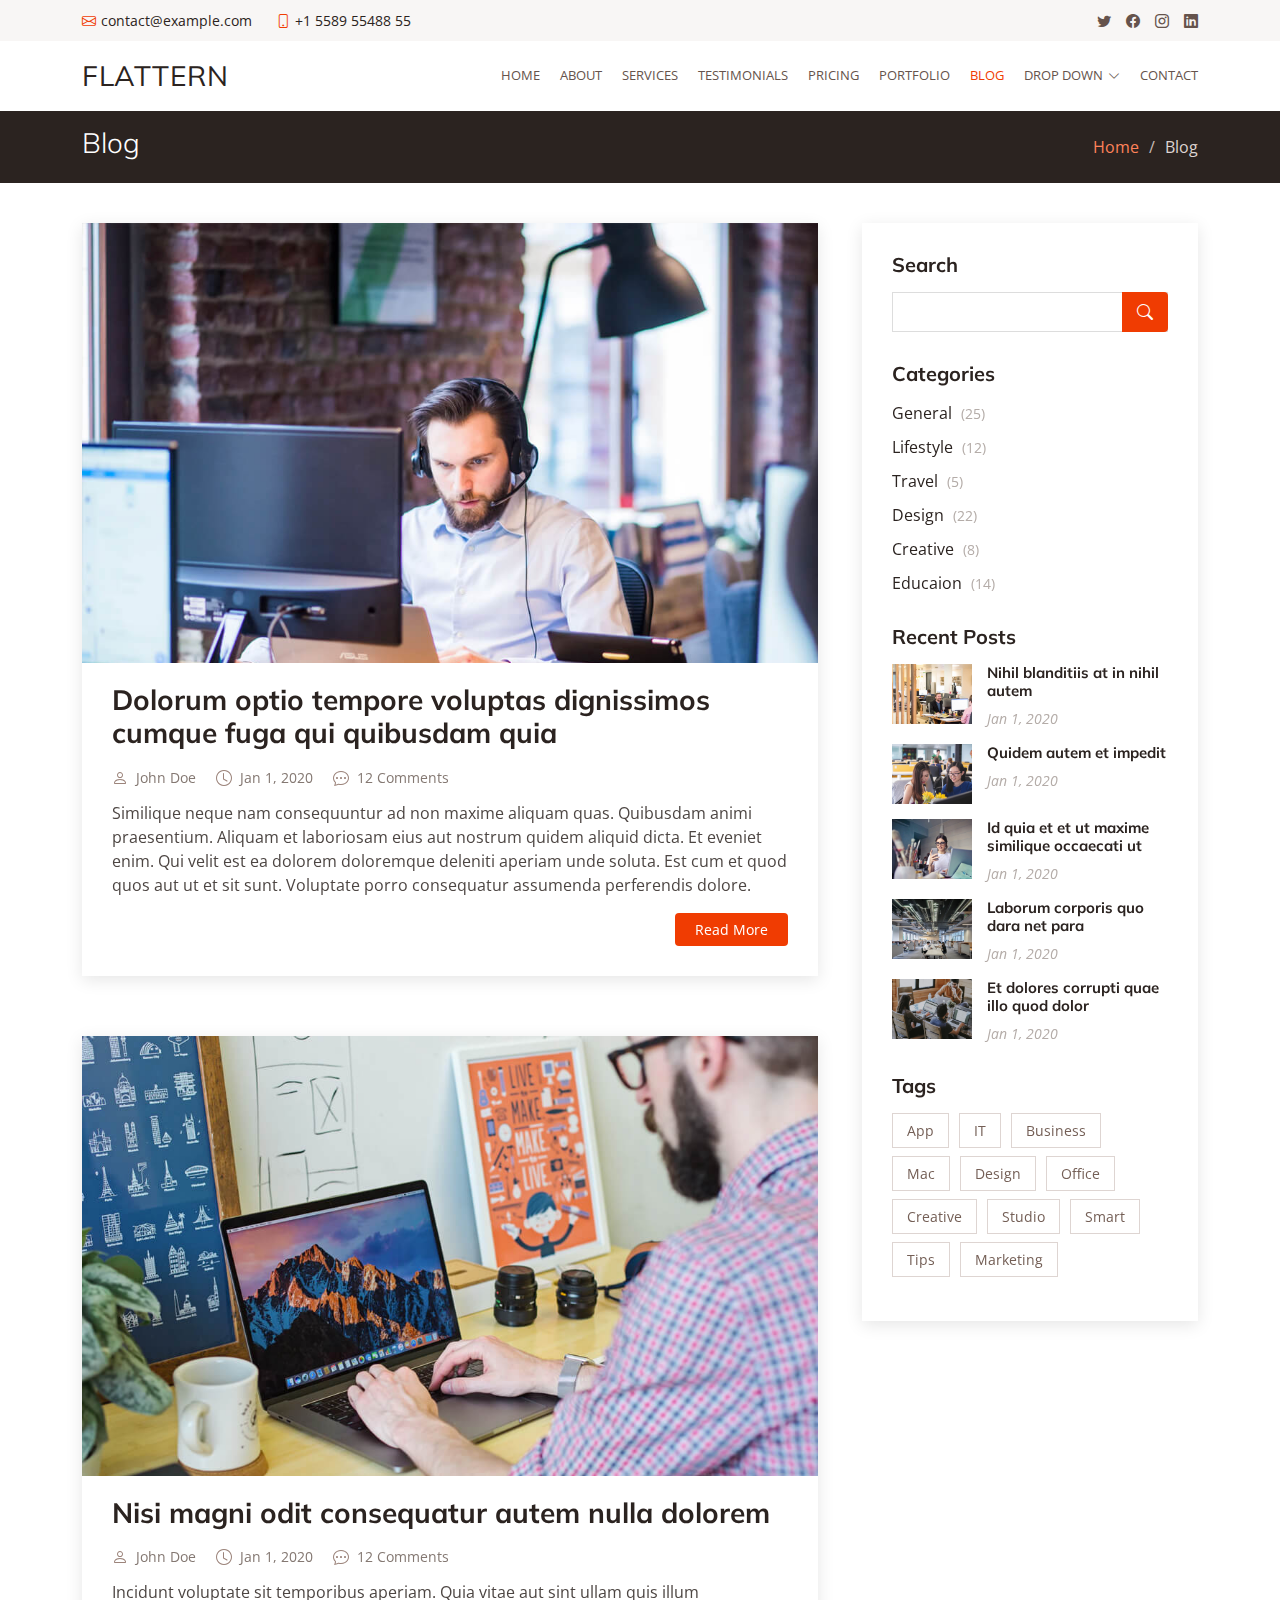
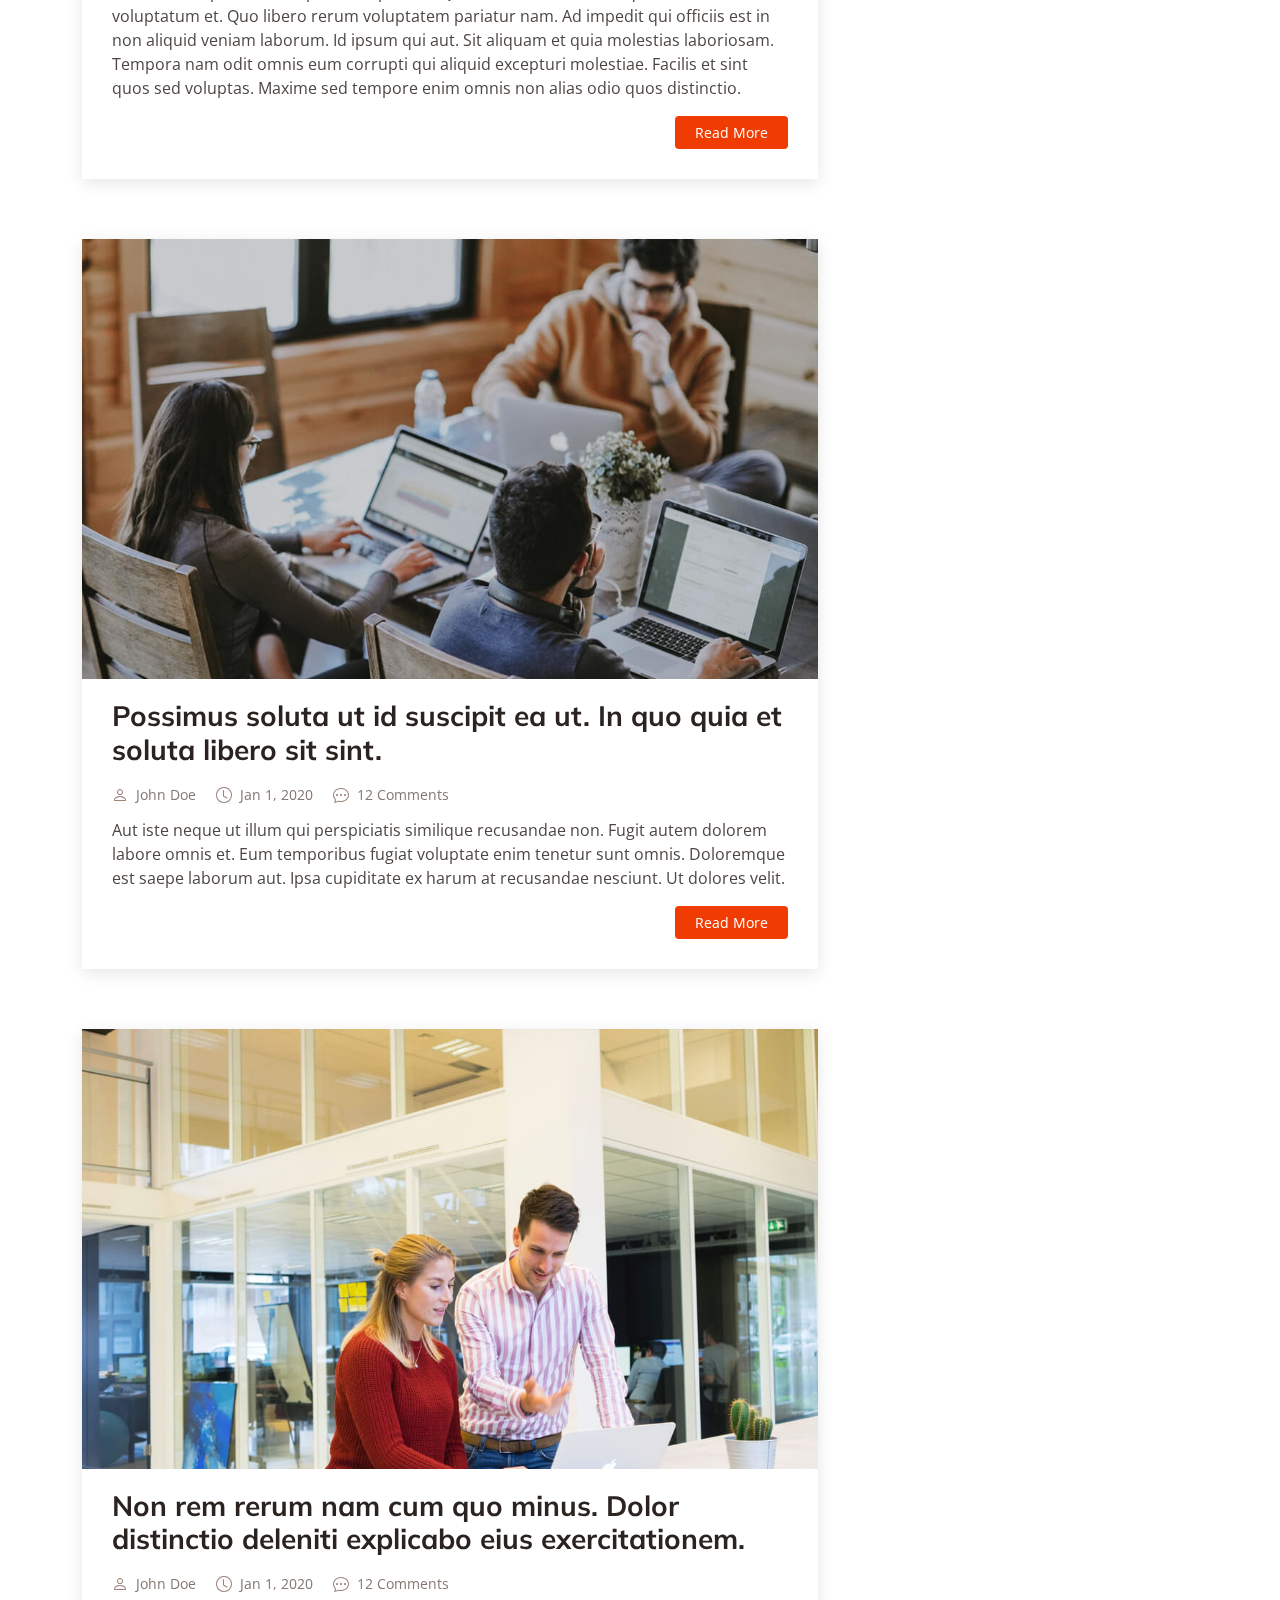
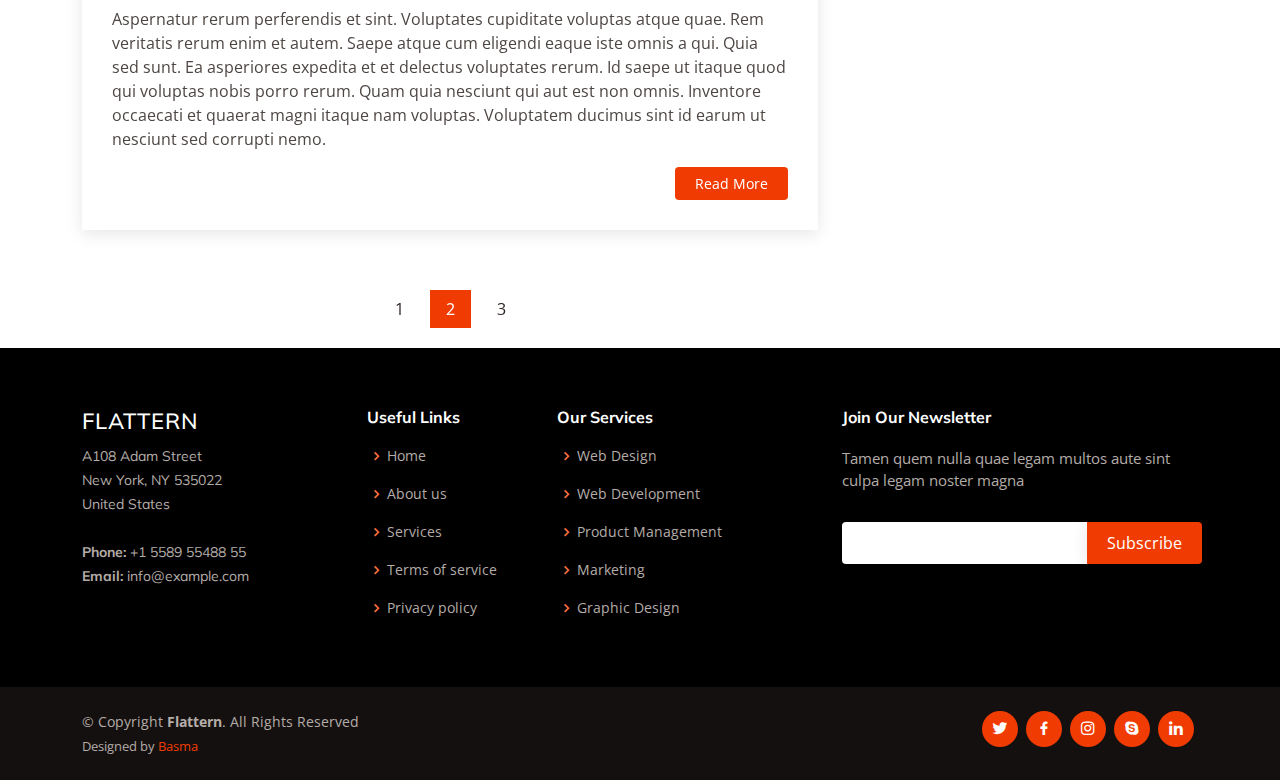
<file: blog.html>
<!DOCTYPE html>
<html lang="en">

<head>
  <meta charset="utf-8">
  <meta content="width=device-width, initial-scale=1.0" name="viewport">

  <title>Blog - Flattern Bootstrap Template</title>
  <meta content="" name="description">
  <meta content="" name="keywords">

  <!-- Favicons -->
  <link href="assets/img/favicon.png" rel="icon">
  <link href="assets/img/apple-touch-icon.png" rel="apple-touch-icon">

  <!-- Google Fonts -->
  <link href="https://fonts.googleapis.com/css?family=Open+Sans:300,300i,400,400i,600,600i,700,700i|Muli:300,300i,400,400i,500,500i,600,600i,700,700i|Poppins:300,300i,400,400i,500,500i,600,600i,700,700i" rel="stylesheet">

  <!-- Vendor CSS Files -->
  <link href="assets/vendor/animate.css/animate.min.css" rel="stylesheet">
  <link href="assets/vendor/aos/aos.css" rel="stylesheet">
  <link href="assets/vendor/bootstrap/css/bootstrap.min.css" rel="stylesheet">
  <link href="assets/vendor/bootstrap-icons/bootstrap-icons.css" rel="stylesheet">
  <link href="assets/vendor/boxicons/css/boxicons.min.css" rel="stylesheet">
  <link href="assets/vendor/glightbox/css/glightbox.min.css" rel="stylesheet">
  <link href="assets/vendor/swiper/swiper-bundle.min.css" rel="stylesheet">

  <!-- Template Main CSS File -->
  <link href="assets/css/style.css" rel="stylesheet">

  <!-- =======================================================
  * Template Name: Flattern - v4.7.0
  * Template URL: /flattern-multipurpose-bootstrap-template/
  * Author: Basma
  * License: /license/
  ======================================================== -->
</head>

<body>

  <!-- ======= Top Bar ======= -->
  <section id="topbar" class="d-flex align-items-center">
    <div class="container d-flex justify-content-center justify-content-md-between">
      <div class="contact-info d-flex align-items-center">
        <i class="bi bi-envelope d-flex align-items-center"><a href="mailto:contact@example.com">contact@example.com</a></i>
        <i class="bi bi-phone d-flex align-items-center ms-4"><span>+1 5589 55488 55</span></i>
      </div>
      <div class="social-links d-none d-md-flex align-items-center">
        <a href="#" class="twitter"><i class="bi bi-twitter"></i></a>
        <a href="#" class="facebook"><i class="bi bi-facebook"></i></a>
        <a href="#" class="instagram"><i class="bi bi-instagram"></i></a>
        <a href="#" class="linkedin"><i class="bi bi-linkedin"></i></i></a>
      </div>
    </div>
  </section>

  <!-- ======= Header ======= -->
  <header id="header" class="d-flex align-items-center">
    <div class="container d-flex justify-content-between">

      <div class="logo">
        <h1 class="text-light"><a href="index.html">Flattern</a></h1>
        <!-- Uncomment below if you prefer to use an image logo -->
        <!-- <a href="index.html"><img src="assets/img/logo.png" alt="" class="img-fluid"></a>-->
      </div>

      <nav id="navbar" class="navbar">
        <ul>
          <li><a href="index.html">Home</a></li>
          <li><a href="about.html">About</a></li>
          <li><a href="services.html">Services</a></li>
          <li><a href="testimonials.html">Testimonials</a></li>
          <li><a href="pricing.html">Pricing</a></li>
          <li><a href="portfolio.html">Portfolio</a></li>
          <li><a class="active" href="blog.html">Blog</a></li>
          <li class="dropdown"><a href="#"><span>Drop Down</span> <i class="bi bi-chevron-down"></i></a>
            <ul>
              <li><a href="#">Drop Down 1</a></li>
              <li class="dropdown"><a href="#"><span>Deep Drop Down</span> <i class="bi bi-chevron-right"></i></a>
                <ul>
                  <li><a href="#">Deep Drop Down 1</a></li>
                  <li><a href="#">Deep Drop Down 2</a></li>
                  <li><a href="#">Deep Drop Down 3</a></li>
                  <li><a href="#">Deep Drop Down 4</a></li>
                  <li><a href="#">Deep Drop Down 5</a></li>
                </ul>
              </li>
              <li><a href="#">Drop Down 2</a></li>
              <li><a href="#">Drop Down 3</a></li>
              <li><a href="#">Drop Down 4</a></li>
            </ul>
          </li>
          <li><a href="contact.html">Contact</a></li>
        </ul>
        <i class="bi bi-list mobile-nav-toggle"></i>
      </nav><!-- .navbar -->

    </div>
  </header><!-- End Header -->

  <main id="main">

    <!-- ======= Breadcrumbs ======= -->
    <section id="breadcrumbs" class="breadcrumbs">
      <div class="container">

        <div class="d-flex justify-content-between align-items-center">
          <h2>Blog</h2>
          <ol>
            <li><a href="index.html">Home</a></li>
            <li>Blog</li>
          </ol>
        </div>

      </div>
    </section><!-- End Breadcrumbs -->

    <!-- ======= Blog Section ======= -->
    <section id="blog" class="blog">
      <div class="container" data-aos="fade-up">

        <div class="row">

          <div class="col-lg-8 entries">

            <article class="entry">

              <div class="entry-img">
                <img src="assets/img/blog/blog-1.jpg" alt="" class="img-fluid">
              </div>

              <h2 class="entry-title">
                <a href="blog-single.html">Dolorum optio tempore voluptas dignissimos cumque fuga qui quibusdam quia</a>
              </h2>

              <div class="entry-meta">
                <ul>
                  <li class="d-flex align-items-center"><i class="bi bi-person"></i> <a href="blog-single.html">John Doe</a></li>
                  <li class="d-flex align-items-center"><i class="bi bi-clock"></i> <a href="blog-single.html"><time datetime="2020-01-01">Jan 1, 2020</time></a></li>
                  <li class="d-flex align-items-center"><i class="bi bi-chat-dots"></i> <a href="blog-single.html">12 Comments</a></li>
                </ul>
              </div>

              <div class="entry-content">
                <p>
                  Similique neque nam consequuntur ad non maxime aliquam quas. Quibusdam animi praesentium. Aliquam et laboriosam eius aut nostrum quidem aliquid dicta.
                  Et eveniet enim. Qui velit est ea dolorem doloremque deleniti aperiam unde soluta. Est cum et quod quos aut ut et sit sunt. Voluptate porro consequatur assumenda perferendis dolore.
                </p>
                <div class="read-more">
                  <a href="blog-single.html">Read More</a>
                </div>
              </div>

            </article><!-- End blog entry -->

            <article class="entry">

              <div class="entry-img">
                <img src="assets/img/blog/blog-2.jpg" alt="" class="img-fluid">
              </div>

              <h2 class="entry-title">
                <a href="blog-single.html">Nisi magni odit consequatur autem nulla dolorem</a>
              </h2>

              <div class="entry-meta">
                <ul>
                  <li class="d-flex align-items-center"><i class="bi bi-person"></i> <a href="blog-single.html">John Doe</a></li>
                  <li class="d-flex align-items-center"><i class="bi bi-clock"></i> <a href="blog-single.html"><time datetime="2020-01-01">Jan 1, 2020</time></a></li>
                  <li class="d-flex align-items-center"><i class="bi bi-chat-dots"></i> <a href="blog-single.html">12 Comments</a></li>
                </ul>
              </div>

              <div class="entry-content">
                <p>
                  Incidunt voluptate sit temporibus aperiam. Quia vitae aut sint ullam quis illum voluptatum et. Quo libero rerum voluptatem pariatur nam.
                  Ad impedit qui officiis est in non aliquid veniam laborum. Id ipsum qui aut. Sit aliquam et quia molestias laboriosam. Tempora nam odit omnis eum corrupti qui aliquid excepturi molestiae. Facilis et sint quos sed voluptas. Maxime sed tempore enim omnis non alias odio quos distinctio.
                </p>
                <div class="read-more">
                  <a href="blog-single.html">Read More</a>
                </div>
              </div>

            </article><!-- End blog entry -->

            <article class="entry">

              <div class="entry-img">
                <img src="assets/img/blog/blog-3.jpg" alt="" class="img-fluid">
              </div>

              <h2 class="entry-title">
                <a href="blog-single.html">Possimus soluta ut id suscipit ea ut. In quo quia et soluta libero sit sint.</a>
              </h2>

              <div class="entry-meta">
                <ul>
                  <li class="d-flex align-items-center"><i class="bi bi-person"></i> <a href="blog-single.html">John Doe</a></li>
                  <li class="d-flex align-items-center"><i class="bi bi-clock"></i> <a href="blog-single.html"><time datetime="2020-01-01">Jan 1, 2020</time></a></li>
                  <li class="d-flex align-items-center"><i class="bi bi-chat-dots"></i> <a href="blog-single.html">12 Comments</a></li>
                </ul>
              </div>

              <div class="entry-content">
                <p>
                  Aut iste neque ut illum qui perspiciatis similique recusandae non. Fugit autem dolorem labore omnis et. Eum temporibus fugiat voluptate enim tenetur sunt omnis.
                  Doloremque est saepe laborum aut. Ipsa cupiditate ex harum at recusandae nesciunt. Ut dolores velit.
                </p>
                <div class="read-more">
                  <a href="blog-single.html">Read More</a>
                </div>
              </div>

            </article><!-- End blog entry -->

            <article class="entry">

              <div class="entry-img">
                <img src="assets/img/blog/blog-4.jpg" alt="" class="img-fluid">
              </div>

              <h2 class="entry-title">
                <a href="blog-single.html">Non rem rerum nam cum quo minus. Dolor distinctio deleniti explicabo eius exercitationem.</a>
              </h2>

              <div class="entry-meta">
                <ul>
                  <li class="d-flex align-items-center"><i class="bi bi-person"></i> <a href="blog-single.html">John Doe</a></li>
                  <li class="d-flex align-items-center"><i class="bi bi-clock"></i> <a href="blog-single.html"><time datetime="2020-01-01">Jan 1, 2020</time></a></li>
                  <li class="d-flex align-items-center"><i class="bi bi-chat-dots"></i> <a href="blog-single.html">12 Comments</a></li>
                </ul>
              </div>

              <div class="entry-content">
                <p>
                  Aspernatur rerum perferendis et sint. Voluptates cupiditate voluptas atque quae. Rem veritatis rerum enim et autem. Saepe atque cum eligendi eaque iste omnis a qui.
                  Quia sed sunt. Ea asperiores expedita et et delectus voluptates rerum. Id saepe ut itaque quod qui voluptas nobis porro rerum. Quam quia nesciunt qui aut est non omnis. Inventore occaecati et quaerat magni itaque nam voluptas. Voluptatem ducimus sint id earum ut nesciunt sed corrupti nemo.
                </p>
                <div class="read-more">
                  <a href="blog-single.html">Read More</a>
                </div>
              </div>

            </article><!-- End blog entry -->

            <div class="blog-pagination">
              <ul class="justify-content-center">
                <li><a href="#">1</a></li>
                <li class="active"><a href="#">2</a></li>
                <li><a href="#">3</a></li>
              </ul>
            </div>

          </div><!-- End blog entries list -->

          <div class="col-lg-4">

            <div class="sidebar">

              <h3 class="sidebar-title">Search</h3>
              <div class="sidebar-item search-form">
                <form action="">
                  <input type="text">
                  <button type="submit"><i class="bi bi-search"></i></button>
                </form>
              </div><!-- End sidebar search formn-->

              <h3 class="sidebar-title">Categories</h3>
              <div class="sidebar-item categories">
                <ul>
                  <li><a href="#">General <span>(25)</span></a></li>
                  <li><a href="#">Lifestyle <span>(12)</span></a></li>
                  <li><a href="#">Travel <span>(5)</span></a></li>
                  <li><a href="#">Design <span>(22)</span></a></li>
                  <li><a href="#">Creative <span>(8)</span></a></li>
                  <li><a href="#">Educaion <span>(14)</span></a></li>
                </ul>
              </div><!-- End sidebar categories-->

              <h3 class="sidebar-title">Recent Posts</h3>
              <div class="sidebar-item recent-posts">
                <div class="post-item clearfix">
                  <img src="assets/img/blog/blog-recent-1.jpg" alt="">
                  <h4><a href="blog-single.html">Nihil blanditiis at in nihil autem</a></h4>
                  <time datetime="2020-01-01">Jan 1, 2020</time>
                </div>

                <div class="post-item clearfix">
                  <img src="assets/img/blog/blog-recent-2.jpg" alt="">
                  <h4><a href="blog-single.html">Quidem autem et impedit</a></h4>
                  <time datetime="2020-01-01">Jan 1, 2020</time>
                </div>

                <div class="post-item clearfix">
                  <img src="assets/img/blog/blog-recent-3.jpg" alt="">
                  <h4><a href="blog-single.html">Id quia et et ut maxime similique occaecati ut</a></h4>
                  <time datetime="2020-01-01">Jan 1, 2020</time>
                </div>

                <div class="post-item clearfix">
                  <img src="assets/img/blog/blog-recent-4.jpg" alt="">
                  <h4><a href="blog-single.html">Laborum corporis quo dara net para</a></h4>
                  <time datetime="2020-01-01">Jan 1, 2020</time>
                </div>

                <div class="post-item clearfix">
                  <img src="assets/img/blog/blog-recent-5.jpg" alt="">
                  <h4><a href="blog-single.html">Et dolores corrupti quae illo quod dolor</a></h4>
                  <time datetime="2020-01-01">Jan 1, 2020</time>
                </div>

              </div><!-- End sidebar recent posts-->

              <h3 class="sidebar-title">Tags</h3>
              <div class="sidebar-item tags">
                <ul>
                  <li><a href="#">App</a></li>
                  <li><a href="#">IT</a></li>
                  <li><a href="#">Business</a></li>
                  <li><a href="#">Mac</a></li>
                  <li><a href="#">Design</a></li>
                  <li><a href="#">Office</a></li>
                  <li><a href="#">Creative</a></li>
                  <li><a href="#">Studio</a></li>
                  <li><a href="#">Smart</a></li>
                  <li><a href="#">Tips</a></li>
                  <li><a href="#">Marketing</a></li>
                </ul>
              </div><!-- End sidebar tags-->

            </div><!-- End sidebar -->

          </div><!-- End blog sidebar -->

        </div>

      </div>
    </section><!-- End Blog Section -->

  </main><!-- End #main -->

  <!-- ======= Footer ======= -->
  <footer id="footer">

    <div class="footer-top">
      <div class="container">
        <div class="row">

          <div class="col-lg-3 col-md-6 footer-contact">
            <h3>Flattern</h3>
            <p>
              A108 Adam Street <br>
              New York, NY 535022<br>
              United States <br><br>
              <strong>Phone:</strong> +1 5589 55488 55<br>
              <strong>Email:</strong> info@example.com<br>
            </p>
          </div>

          <div class="col-lg-2 col-md-6 footer-links">
            <h4>Useful Links</h4>
            <ul>
              <li><i class="bx bx-chevron-right"></i> <a href="#">Home</a></li>
              <li><i class="bx bx-chevron-right"></i> <a href="#">About us</a></li>
              <li><i class="bx bx-chevron-right"></i> <a href="#">Services</a></li>
              <li><i class="bx bx-chevron-right"></i> <a href="#">Terms of service</a></li>
              <li><i class="bx bx-chevron-right"></i> <a href="#">Privacy policy</a></li>
            </ul>
          </div>

          <div class="col-lg-3 col-md-6 footer-links">
            <h4>Our Services</h4>
            <ul>
              <li><i class="bx bx-chevron-right"></i> <a href="#">Web Design</a></li>
              <li><i class="bx bx-chevron-right"></i> <a href="#">Web Development</a></li>
              <li><i class="bx bx-chevron-right"></i> <a href="#">Product Management</a></li>
              <li><i class="bx bx-chevron-right"></i> <a href="#">Marketing</a></li>
              <li><i class="bx bx-chevron-right"></i> <a href="#">Graphic Design</a></li>
            </ul>
          </div>

          <div class="col-lg-4 col-md-6 footer-newsletter">
            <h4>Join Our Newsletter</h4>
            <p>Tamen quem nulla quae legam multos aute sint culpa legam noster magna</p>
            <form action="" method="post">
              <input type="email" name="email"><input type="submit" value="Subscribe">
            </form>
          </div>

        </div>
      </div>
    </div>

    <div class="container d-md-flex py-4">

      <div class="me-md-auto text-center text-md-start">
        <div class="copyright">
          &copy; Copyright <strong><span>Flattern</span></strong>. All Rights Reserved
        </div>
        <div class="credits">
          <!-- All the links in the footer should remain intact. -->
          <!-- You can delete the links only if you purchased the pro version. -->
          <!-- Licensing information: /license/ -->
          <!-- Purchase the pro version with working PHP/AJAX contact form: /flattern-multipurpose-bootstrap-template/ -->
          Designed by <a href="/">Basma</a>
        </div>
      </div>
      <div class="social-links text-center text-md-right pt-3 pt-md-0">
        <a href="#" class="twitter"><i class="bx bxl-twitter"></i></a>
        <a href="#" class="facebook"><i class="bx bxl-facebook"></i></a>
        <a href="#" class="instagram"><i class="bx bxl-instagram"></i></a>
        <a href="#" class="google-plus"><i class="bx bxl-skype"></i></a>
        <a href="#" class="linkedin"><i class="bx bxl-linkedin"></i></a>
      </div>
    </div>
  </footer><!-- End Footer -->

  <a href="#" class="back-to-top d-flex align-items-center justify-content-center"><i class="bi bi-arrow-up-short"></i></a>

  <!-- Vendor JS Files -->
  <script src="assets/vendor/aos/aos.js"></script>
  <script src="assets/vendor/bootstrap/js/bootstrap.bundle.min.js"></script>
  <script src="assets/vendor/glightbox/js/glightbox.min.js"></script>
  <script src="assets/vendor/isotope-layout/isotope.pkgd.min.js"></script>
  <script src="assets/vendor/swiper/swiper-bundle.min.js"></script>
  <script src="assets/vendor/waypoints/noframework.waypoints.js"></script>
  <script src="assets/vendor/php-email-form/validate.js"></script>

  <!-- Template Main JS File -->
  <script src="assets/js/main.js"></script>

</body>

</html>
</file>
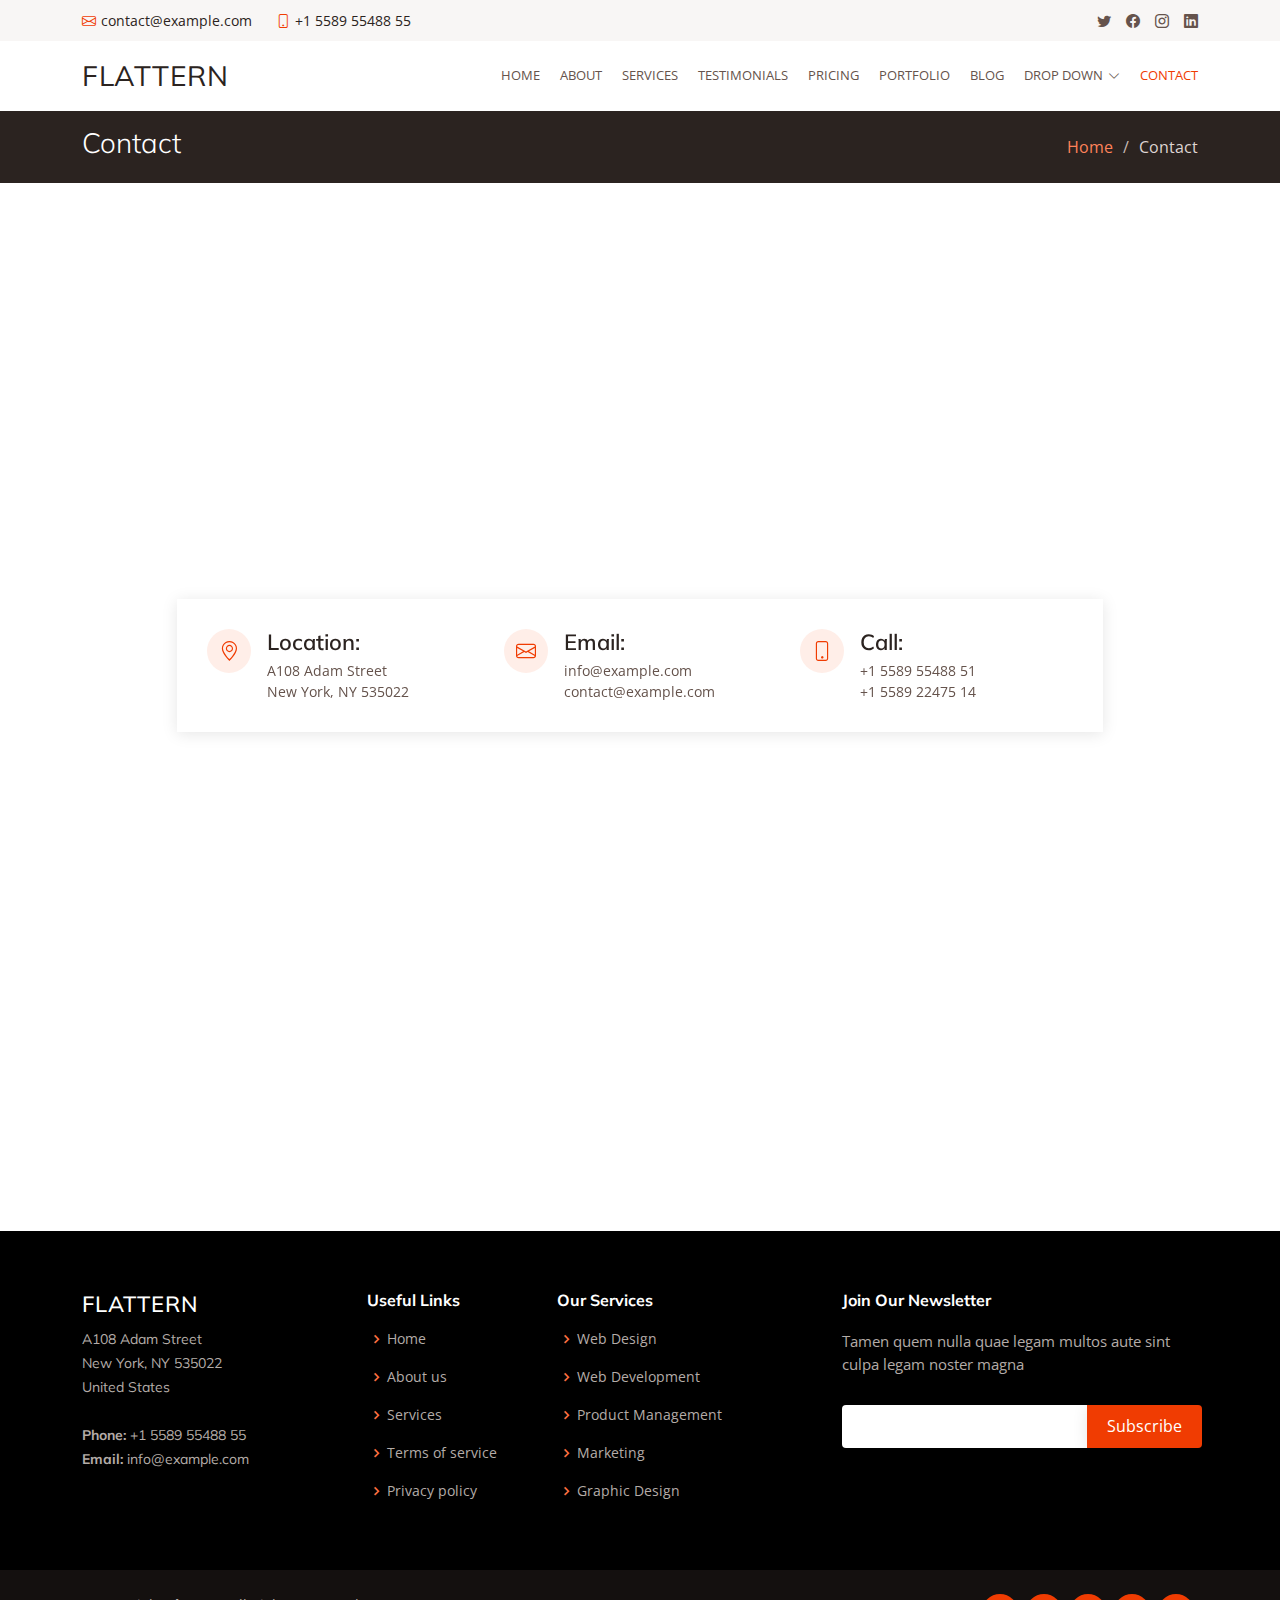
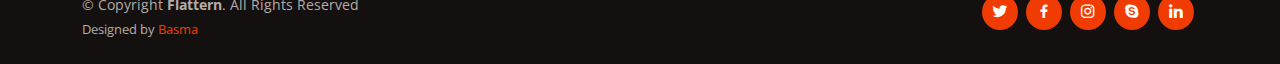
<file: contact.html>
<!DOCTYPE html>
<html lang="en">

<head>
  <meta charset="utf-8">
  <meta content="width=device-width, initial-scale=1.0" name="viewport">

  <title>Contact - Flattern Bootstrap Template</title>
  <meta content="" name="description">
  <meta content="" name="keywords">

  <!-- Favicons -->
  <link href="assets/img/favicon.png" rel="icon">
  <link href="assets/img/apple-touch-icon.png" rel="apple-touch-icon">

  <!-- Google Fonts -->
  <link href="https://fonts.googleapis.com/css?family=Open+Sans:300,300i,400,400i,600,600i,700,700i|Muli:300,300i,400,400i,500,500i,600,600i,700,700i|Poppins:300,300i,400,400i,500,500i,600,600i,700,700i" rel="stylesheet">

  <!-- Vendor CSS Files -->
  <link href="assets/vendor/animate.css/animate.min.css" rel="stylesheet">
  <link href="assets/vendor/aos/aos.css" rel="stylesheet">
  <link href="assets/vendor/bootstrap/css/bootstrap.min.css" rel="stylesheet">
  <link href="assets/vendor/bootstrap-icons/bootstrap-icons.css" rel="stylesheet">
  <link href="assets/vendor/boxicons/css/boxicons.min.css" rel="stylesheet">
  <link href="assets/vendor/glightbox/css/glightbox.min.css" rel="stylesheet">
  <link href="assets/vendor/swiper/swiper-bundle.min.css" rel="stylesheet">

  <!-- Template Main CSS File -->
  <link href="assets/css/style.css" rel="stylesheet">

  <!-- =======================================================
  * Template Name: Flattern - v4.7.0
  * Template URL: /flattern-multipurpose-bootstrap-template/
  * Author: Basma
  * License: /license/
  ======================================================== -->
</head>

<body>

  <!-- ======= Top Bar ======= -->
  <section id="topbar" class="d-flex align-items-center">
    <div class="container d-flex justify-content-center justify-content-md-between">
      <div class="contact-info d-flex align-items-center">
        <i class="bi bi-envelope d-flex align-items-center"><a href="mailto:contact@example.com">contact@example.com</a></i>
        <i class="bi bi-phone d-flex align-items-center ms-4"><span>+1 5589 55488 55</span></i>
      </div>
      <div class="social-links d-none d-md-flex align-items-center">
        <a href="#" class="twitter"><i class="bi bi-twitter"></i></a>
        <a href="#" class="facebook"><i class="bi bi-facebook"></i></a>
        <a href="#" class="instagram"><i class="bi bi-instagram"></i></a>
        <a href="#" class="linkedin"><i class="bi bi-linkedin"></i></i></a>
      </div>
    </div>
  </section>

  <!-- ======= Header ======= -->
  <header id="header" class="d-flex align-items-center">
    <div class="container d-flex justify-content-between">

      <div class="logo">
        <h1 class="text-light"><a href="index.html">Flattern</a></h1>
        <!-- Uncomment below if you prefer to use an image logo -->
        <!-- <a href="index.html"><img src="assets/img/logo.png" alt="" class="img-fluid"></a>-->
      </div>

      <nav id="navbar" class="navbar">
        <ul>
          <li><a href="index.html">Home</a></li>
          <li><a href="about.html">About</a></li>
          <li><a href="services.html">Services</a></li>
          <li><a href="testimonials.html">Testimonials</a></li>
          <li><a href="pricing.html">Pricing</a></li>
          <li><a href="portfolio.html">Portfolio</a></li>
          <li><a href="blog.html">Blog</a></li>
          <li class="dropdown"><a href="#"><span>Drop Down</span> <i class="bi bi-chevron-down"></i></a>
            <ul>
              <li><a href="#">Drop Down 1</a></li>
              <li class="dropdown"><a href="#"><span>Deep Drop Down</span> <i class="bi bi-chevron-right"></i></a>
                <ul>
                  <li><a href="#">Deep Drop Down 1</a></li>
                  <li><a href="#">Deep Drop Down 2</a></li>
                  <li><a href="#">Deep Drop Down 3</a></li>
                  <li><a href="#">Deep Drop Down 4</a></li>
                  <li><a href="#">Deep Drop Down 5</a></li>
                </ul>
              </li>
              <li><a href="#">Drop Down 2</a></li>
              <li><a href="#">Drop Down 3</a></li>
              <li><a href="#">Drop Down 4</a></li>
            </ul>
          </li>
          <li><a class="active" href="contact.html">Contact</a></li>
        </ul>
        <i class="bi bi-list mobile-nav-toggle"></i>
      </nav><!-- .navbar -->

    </div>
  </header><!-- End Header -->

  <main id="main">

    <!-- ======= Breadcrumbs ======= -->
    <section id="breadcrumbs" class="breadcrumbs">
      <div class="container">

        <div class="d-flex justify-content-between align-items-center">
          <h2>Contact</h2>
          <ol>
            <li><a href="index.html">Home</a></li>
            <li>Contact</li>
          </ol>
        </div>

      </div>
    </section><!-- End Breadcrumbs -->

    <!-- ======= Contact Section ======= -->
    <div class="map-section">
      <iframe style="border:0; width: 100%; height: 350px;" src="https://www.google.com/maps/embed?pb=!1m14!1m8!1m3!1d12097.433213460943!2d-74.0062269!3d40.7101282!3m2!1i1024!2i768!4f13.1!3m3!1m2!1s0x0%3A0xb89d1fe6bc499443!2sDowntown+Conference+Center!5e0!3m2!1smk!2sbg!4v1539943755621" frameborder="0" allowfullscreen></iframe>
    </div>

    <section id="contact" class="contact">
      <div class="container">

        <div class="row justify-content-center" data-aos="fade-up">

          <div class="col-lg-10">

            <div class="info-wrap">
              <div class="row">
                <div class="col-lg-4 info">
                  <i class="bi bi-geo-alt"></i>
                  <h4>Location:</h4>
                  <p>A108 Adam Street<br>New York, NY 535022</p>
                </div>

                <div class="col-lg-4 info mt-4 mt-lg-0">
                  <i class="bi bi-envelope"></i>
                  <h4>Email:</h4>
                  <p>info@example.com<br>contact@example.com</p>
                </div>

                <div class="col-lg-4 info mt-4 mt-lg-0">
                  <i class="bi bi-phone"></i>
                  <h4>Call:</h4>
                  <p>+1 5589 55488 51<br>+1 5589 22475 14</p>
                </div>
              </div>
            </div>

          </div>

        </div>

        <div class="row mt-5 justify-content-center" data-aos="fade-up">
          <div class="col-lg-10">
            <form action="forms/contact.php" method="post" role="form" class="php-email-form">
              <div class="row">
                <div class="col-md-6 form-group">
                  <input type="text" name="name" class="form-control" id="name" placeholder="Your Name" required>
                </div>
                <div class="col-md-6 form-group mt-3 mt-md-0">
                  <input type="email" class="form-control" name="email" id="email" placeholder="Your Email" required>
                </div>
              </div>
              <div class="form-group mt-3">
                <input type="text" class="form-control" name="subject" id="subject" placeholder="Subject" required>
              </div>
              <div class="form-group mt-3">
                <textarea class="form-control" name="message" rows="5" placeholder="Message" required></textarea>
              </div>
              <div class="my-3">
                <div class="loading">Loading</div>
                <div class="error-message"></div>
                <div class="sent-message">Your message has been sent. Thank you!</div>
              </div>
              <div class="text-center"><button type="submit">Send Message</button></div>
            </form>
          </div>

        </div>

      </div>
    </section><!-- End Contact Section -->

  </main><!-- End #main -->

  <!-- ======= Footer ======= -->
  <footer id="footer">

    <div class="footer-top">
      <div class="container">
        <div class="row">

          <div class="col-lg-3 col-md-6 footer-contact">
            <h3>Flattern</h3>
            <p>
              A108 Adam Street <br>
              New York, NY 535022<br>
              United States <br><br>
              <strong>Phone:</strong> +1 5589 55488 55<br>
              <strong>Email:</strong> info@example.com<br>
            </p>
          </div>

          <div class="col-lg-2 col-md-6 footer-links">
            <h4>Useful Links</h4>
            <ul>
              <li><i class="bx bx-chevron-right"></i> <a href="#">Home</a></li>
              <li><i class="bx bx-chevron-right"></i> <a href="#">About us</a></li>
              <li><i class="bx bx-chevron-right"></i> <a href="#">Services</a></li>
              <li><i class="bx bx-chevron-right"></i> <a href="#">Terms of service</a></li>
              <li><i class="bx bx-chevron-right"></i> <a href="#">Privacy policy</a></li>
            </ul>
          </div>

          <div class="col-lg-3 col-md-6 footer-links">
            <h4>Our Services</h4>
            <ul>
              <li><i class="bx bx-chevron-right"></i> <a href="#">Web Design</a></li>
              <li><i class="bx bx-chevron-right"></i> <a href="#">Web Development</a></li>
              <li><i class="bx bx-chevron-right"></i> <a href="#">Product Management</a></li>
              <li><i class="bx bx-chevron-right"></i> <a href="#">Marketing</a></li>
              <li><i class="bx bx-chevron-right"></i> <a href="#">Graphic Design</a></li>
            </ul>
          </div>

          <div class="col-lg-4 col-md-6 footer-newsletter">
            <h4>Join Our Newsletter</h4>
            <p>Tamen quem nulla quae legam multos aute sint culpa legam noster magna</p>
            <form action="" method="post">
              <input type="email" name="email"><input type="submit" value="Subscribe">
            </form>
          </div>

        </div>
      </div>
    </div>

    <div class="container d-md-flex py-4">

      <div class="me-md-auto text-center text-md-start">
        <div class="copyright">
          &copy; Copyright <strong><span>Flattern</span></strong>. All Rights Reserved
        </div>
        <div class="credits">
          <!-- All the links in the footer should remain intact. -->
          <!-- You can delete the links only if you purchased the pro version. -->
          <!-- Licensing information: /license/ -->
          <!-- Purchase the pro version with working PHP/AJAX contact form: /flattern-multipurpose-bootstrap-template/ -->
          Designed by <a href="/">Basma</a>
        </div>
      </div>
      <div class="social-links text-center text-md-right pt-3 pt-md-0">
        <a href="#" class="twitter"><i class="bx bxl-twitter"></i></a>
        <a href="#" class="facebook"><i class="bx bxl-facebook"></i></a>
        <a href="#" class="instagram"><i class="bx bxl-instagram"></i></a>
        <a href="#" class="google-plus"><i class="bx bxl-skype"></i></a>
        <a href="#" class="linkedin"><i class="bx bxl-linkedin"></i></a>
      </div>
    </div>
  </footer><!-- End Footer -->

  <a href="#" class="back-to-top d-flex align-items-center justify-content-center"><i class="bi bi-arrow-up-short"></i></a>

  <!-- Vendor JS Files -->
  <script src="assets/vendor/aos/aos.js"></script>
  <script src="assets/vendor/bootstrap/js/bootstrap.bundle.min.js"></script>
  <script src="assets/vendor/glightbox/js/glightbox.min.js"></script>
  <script src="assets/vendor/isotope-layout/isotope.pkgd.min.js"></script>
  <script src="assets/vendor/swiper/swiper-bundle.min.js"></script>
  <script src="assets/vendor/waypoints/noframework.waypoints.js"></script>
  <script src="assets/vendor/php-email-form/validate.js"></script>

  <!-- Template Main JS File -->
  <script src="assets/js/main.js"></script>

</body>

</html>
</file>
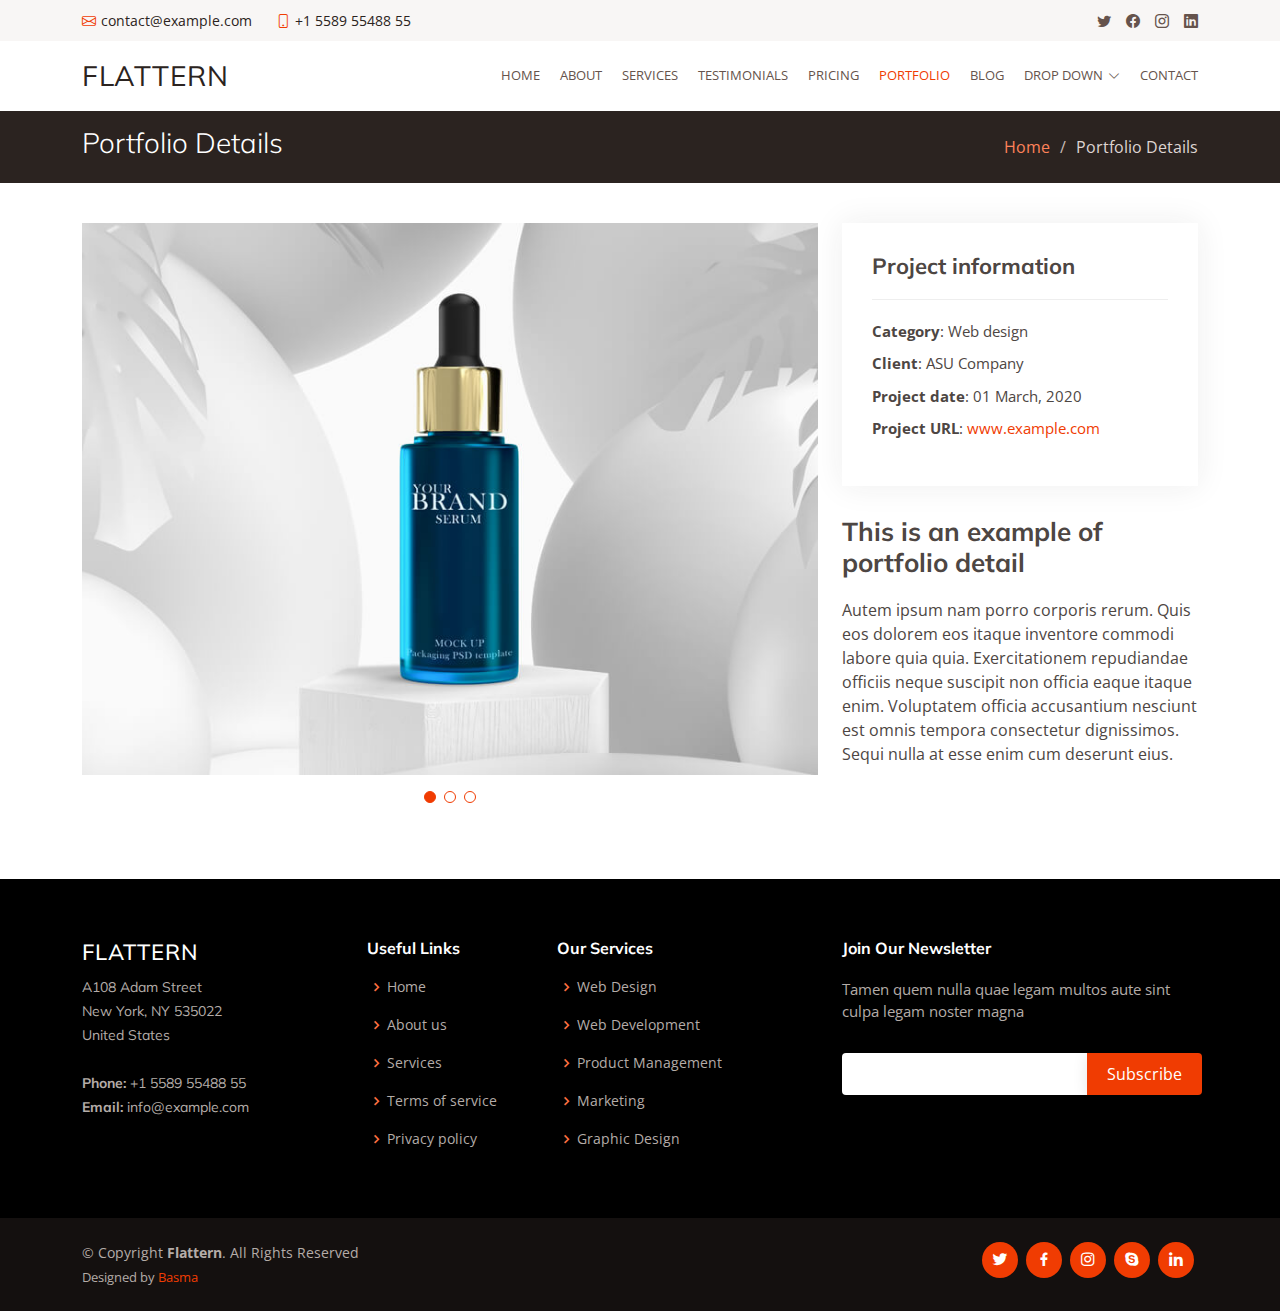
<file: portfolio-details.html>
<!DOCTYPE html>
<html lang="en">

<head>
  <meta charset="utf-8">
  <meta content="width=device-width, initial-scale=1.0" name="viewport">

  <title>Portfolio Details - Flattern Bootstrap Template</title>
  <meta content="" name="description">
  <meta content="" name="keywords">

  <!-- Favicons -->
  <link href="assets/img/favicon.png" rel="icon">
  <link href="assets/img/apple-touch-icon.png" rel="apple-touch-icon">

  <!-- Google Fonts -->
  <link href="https://fonts.googleapis.com/css?family=Open+Sans:300,300i,400,400i,600,600i,700,700i|Muli:300,300i,400,400i,500,500i,600,600i,700,700i|Poppins:300,300i,400,400i,500,500i,600,600i,700,700i" rel="stylesheet">

  <!-- Vendor CSS Files -->
  <link href="assets/vendor/animate.css/animate.min.css" rel="stylesheet">
  <link href="assets/vendor/aos/aos.css" rel="stylesheet">
  <link href="assets/vendor/bootstrap/css/bootstrap.min.css" rel="stylesheet">
  <link href="assets/vendor/bootstrap-icons/bootstrap-icons.css" rel="stylesheet">
  <link href="assets/vendor/boxicons/css/boxicons.min.css" rel="stylesheet">
  <link href="assets/vendor/glightbox/css/glightbox.min.css" rel="stylesheet">
  <link href="assets/vendor/swiper/swiper-bundle.min.css" rel="stylesheet">

  <!-- Template Main CSS File -->
  <link href="assets/css/style.css" rel="stylesheet">

  <!-- =======================================================
  * Template Name: Flattern - v4.7.0
  * Template URL: /flattern-multipurpose-bootstrap-template/
  * Author: Basma
  * License: /license/
  ======================================================== -->
</head>

<body>

  <!-- ======= Top Bar ======= -->
  <section id="topbar" class="d-flex align-items-center">
    <div class="container d-flex justify-content-center justify-content-md-between">
      <div class="contact-info d-flex align-items-center">
        <i class="bi bi-envelope d-flex align-items-center"><a href="mailto:contact@example.com">contact@example.com</a></i>
        <i class="bi bi-phone d-flex align-items-center ms-4"><span>+1 5589 55488 55</span></i>
      </div>
      <div class="social-links d-none d-md-flex align-items-center">
        <a href="#" class="twitter"><i class="bi bi-twitter"></i></a>
        <a href="#" class="facebook"><i class="bi bi-facebook"></i></a>
        <a href="#" class="instagram"><i class="bi bi-instagram"></i></a>
        <a href="#" class="linkedin"><i class="bi bi-linkedin"></i></i></a>
      </div>
    </div>
  </section>

  <!-- ======= Header ======= -->
  <header id="header" class="d-flex align-items-center">
    <div class="container d-flex justify-content-between">

      <div class="logo">
        <h1 class="text-light"><a href="index.html">Flattern</a></h1>
        <!-- Uncomment below if you prefer to use an image logo -->
        <!-- <a href="index.html"><img src="assets/img/logo.png" alt="" class="img-fluid"></a>-->
      </div>

      <nav id="navbar" class="navbar">
        <ul>
          <li><a href="index.html">Home</a></li>
          <li><a href="about.html">About</a></li>
          <li><a href="services.html">Services</a></li>
          <li><a href="testimonials.html">Testimonials</a></li>
          <li><a href="pricing.html">Pricing</a></li>
          <li><a class="active" href="portfolio.html">Portfolio</a></li>
          <li><a href="blog.html">Blog</a></li>
          <li class="dropdown"><a href="#"><span>Drop Down</span> <i class="bi bi-chevron-down"></i></a>
            <ul>
              <li><a href="#">Drop Down 1</a></li>
              <li class="dropdown"><a href="#"><span>Deep Drop Down</span> <i class="bi bi-chevron-right"></i></a>
                <ul>
                  <li><a href="#">Deep Drop Down 1</a></li>
                  <li><a href="#">Deep Drop Down 2</a></li>
                  <li><a href="#">Deep Drop Down 3</a></li>
                  <li><a href="#">Deep Drop Down 4</a></li>
                  <li><a href="#">Deep Drop Down 5</a></li>
                </ul>
              </li>
              <li><a href="#">Drop Down 2</a></li>
              <li><a href="#">Drop Down 3</a></li>
              <li><a href="#">Drop Down 4</a></li>
            </ul>
          </li>
          <li><a href="contact.html">Contact</a></li>
        </ul>
        <i class="bi bi-list mobile-nav-toggle"></i>
      </nav><!-- .navbar -->

    </div>
  </header><!-- End Header -->

  <main id="main">

    <!-- ======= Breadcrumbs ======= -->
    <section id="breadcrumbs" class="breadcrumbs">
      <div class="container">

        <div class="d-flex justify-content-between align-items-center">
          <h2>Portfolio Details</h2>
          <ol>
            <li><a href="index.html">Home</a></li>
            <li>Portfolio Details</li>
          </ol>
        </div>

      </div>
    </section><!-- End Breadcrumbs -->

    <!-- ======= Portfolio Details Section ======= -->
    <section id="portfolio-details" class="portfolio-details">
      <div class="container">

        <div class="row gy-4">

          <div class="col-lg-8">
            <div class="portfolio-details-slider swiper">
              <div class="swiper-wrapper align-items-center">

                <div class="swiper-slide">
                  <img src="assets/img/portfolio/portfolio-1.jpg" alt="">
                </div>

                <div class="swiper-slide">
                  <img src="assets/img/portfolio/portfolio-2.jpg" alt="">
                </div>

                <div class="swiper-slide">
                  <img src="assets/img/portfolio/portfolio-3.jpg" alt="">
                </div>

              </div>
              <div class="swiper-pagination"></div>
            </div>
          </div>

          <div class="col-lg-4">
            <div class="portfolio-info">
              <h3>Project information</h3>
              <ul>
                <li><strong>Category</strong>: Web design</li>
                <li><strong>Client</strong>: ASU Company</li>
                <li><strong>Project date</strong>: 01 March, 2020</li>
                <li><strong>Project URL</strong>: <a href="#">www.example.com</a></li>
              </ul>
            </div>
            <div class="portfolio-description">
              <h2>This is an example of portfolio detail</h2>
              <p>
                Autem ipsum nam porro corporis rerum. Quis eos dolorem eos itaque inventore commodi labore quia quia. Exercitationem repudiandae officiis neque suscipit non officia eaque itaque enim. Voluptatem officia accusantium nesciunt est omnis tempora consectetur dignissimos. Sequi nulla at esse enim cum deserunt eius.
              </p>
            </div>
          </div>

        </div>

      </div>
    </section><!-- End Portfolio Details Section -->

  </main><!-- End #main -->

  <!-- ======= Footer ======= -->
  <footer id="footer">

    <div class="footer-top">
      <div class="container">
        <div class="row">

          <div class="col-lg-3 col-md-6 footer-contact">
            <h3>Flattern</h3>
            <p>
              A108 Adam Street <br>
              New York, NY 535022<br>
              United States <br><br>
              <strong>Phone:</strong> +1 5589 55488 55<br>
              <strong>Email:</strong> info@example.com<br>
            </p>
          </div>

          <div class="col-lg-2 col-md-6 footer-links">
            <h4>Useful Links</h4>
            <ul>
              <li><i class="bx bx-chevron-right"></i> <a href="#">Home</a></li>
              <li><i class="bx bx-chevron-right"></i> <a href="#">About us</a></li>
              <li><i class="bx bx-chevron-right"></i> <a href="#">Services</a></li>
              <li><i class="bx bx-chevron-right"></i> <a href="#">Terms of service</a></li>
              <li><i class="bx bx-chevron-right"></i> <a href="#">Privacy policy</a></li>
            </ul>
          </div>

          <div class="col-lg-3 col-md-6 footer-links">
            <h4>Our Services</h4>
            <ul>
              <li><i class="bx bx-chevron-right"></i> <a href="#">Web Design</a></li>
              <li><i class="bx bx-chevron-right"></i> <a href="#">Web Development</a></li>
              <li><i class="bx bx-chevron-right"></i> <a href="#">Product Management</a></li>
              <li><i class="bx bx-chevron-right"></i> <a href="#">Marketing</a></li>
              <li><i class="bx bx-chevron-right"></i> <a href="#">Graphic Design</a></li>
            </ul>
          </div>

          <div class="col-lg-4 col-md-6 footer-newsletter">
            <h4>Join Our Newsletter</h4>
            <p>Tamen quem nulla quae legam multos aute sint culpa legam noster magna</p>
            <form action="" method="post">
              <input type="email" name="email"><input type="submit" value="Subscribe">
            </form>
          </div>

        </div>
      </div>
    </div>

    <div class="container d-md-flex py-4">

      <div class="me-md-auto text-center text-md-start">
        <div class="copyright">
          &copy; Copyright <strong><span>Flattern</span></strong>. All Rights Reserved
        </div>
        <div class="credits">
          <!-- All the links in the footer should remain intact. -->
          <!-- You can delete the links only if you purchased the pro version. -->
          <!-- Licensing information: /license/ -->
          <!-- Purchase the pro version with working PHP/AJAX contact form: /flattern-multipurpose-bootstrap-template/ -->
          Designed by <a href="/">Basma</a>
        </div>
      </div>
      <div class="social-links text-center text-md-right pt-3 pt-md-0">
        <a href="#" class="twitter"><i class="bx bxl-twitter"></i></a>
        <a href="#" class="facebook"><i class="bx bxl-facebook"></i></a>
        <a href="#" class="instagram"><i class="bx bxl-instagram"></i></a>
        <a href="#" class="google-plus"><i class="bx bxl-skype"></i></a>
        <a href="#" class="linkedin"><i class="bx bxl-linkedin"></i></a>
      </div>
    </div>
  </footer><!-- End Footer -->

  <a href="#" class="back-to-top d-flex align-items-center justify-content-center"><i class="bi bi-arrow-up-short"></i></a>

  <!-- Vendor JS Files -->
  <script src="assets/vendor/aos/aos.js"></script>
  <script src="assets/vendor/bootstrap/js/bootstrap.bundle.min.js"></script>
  <script src="assets/vendor/glightbox/js/glightbox.min.js"></script>
  <script src="assets/vendor/isotope-layout/isotope.pkgd.min.js"></script>
  <script src="assets/vendor/swiper/swiper-bundle.min.js"></script>
  <script src="assets/vendor/waypoints/noframework.waypoints.js"></script>
  <script src="assets/vendor/php-email-form/validate.js"></script>

  <!-- Template Main JS File -->
  <script src="assets/js/main.js"></script>

</body>

</html>
</file>
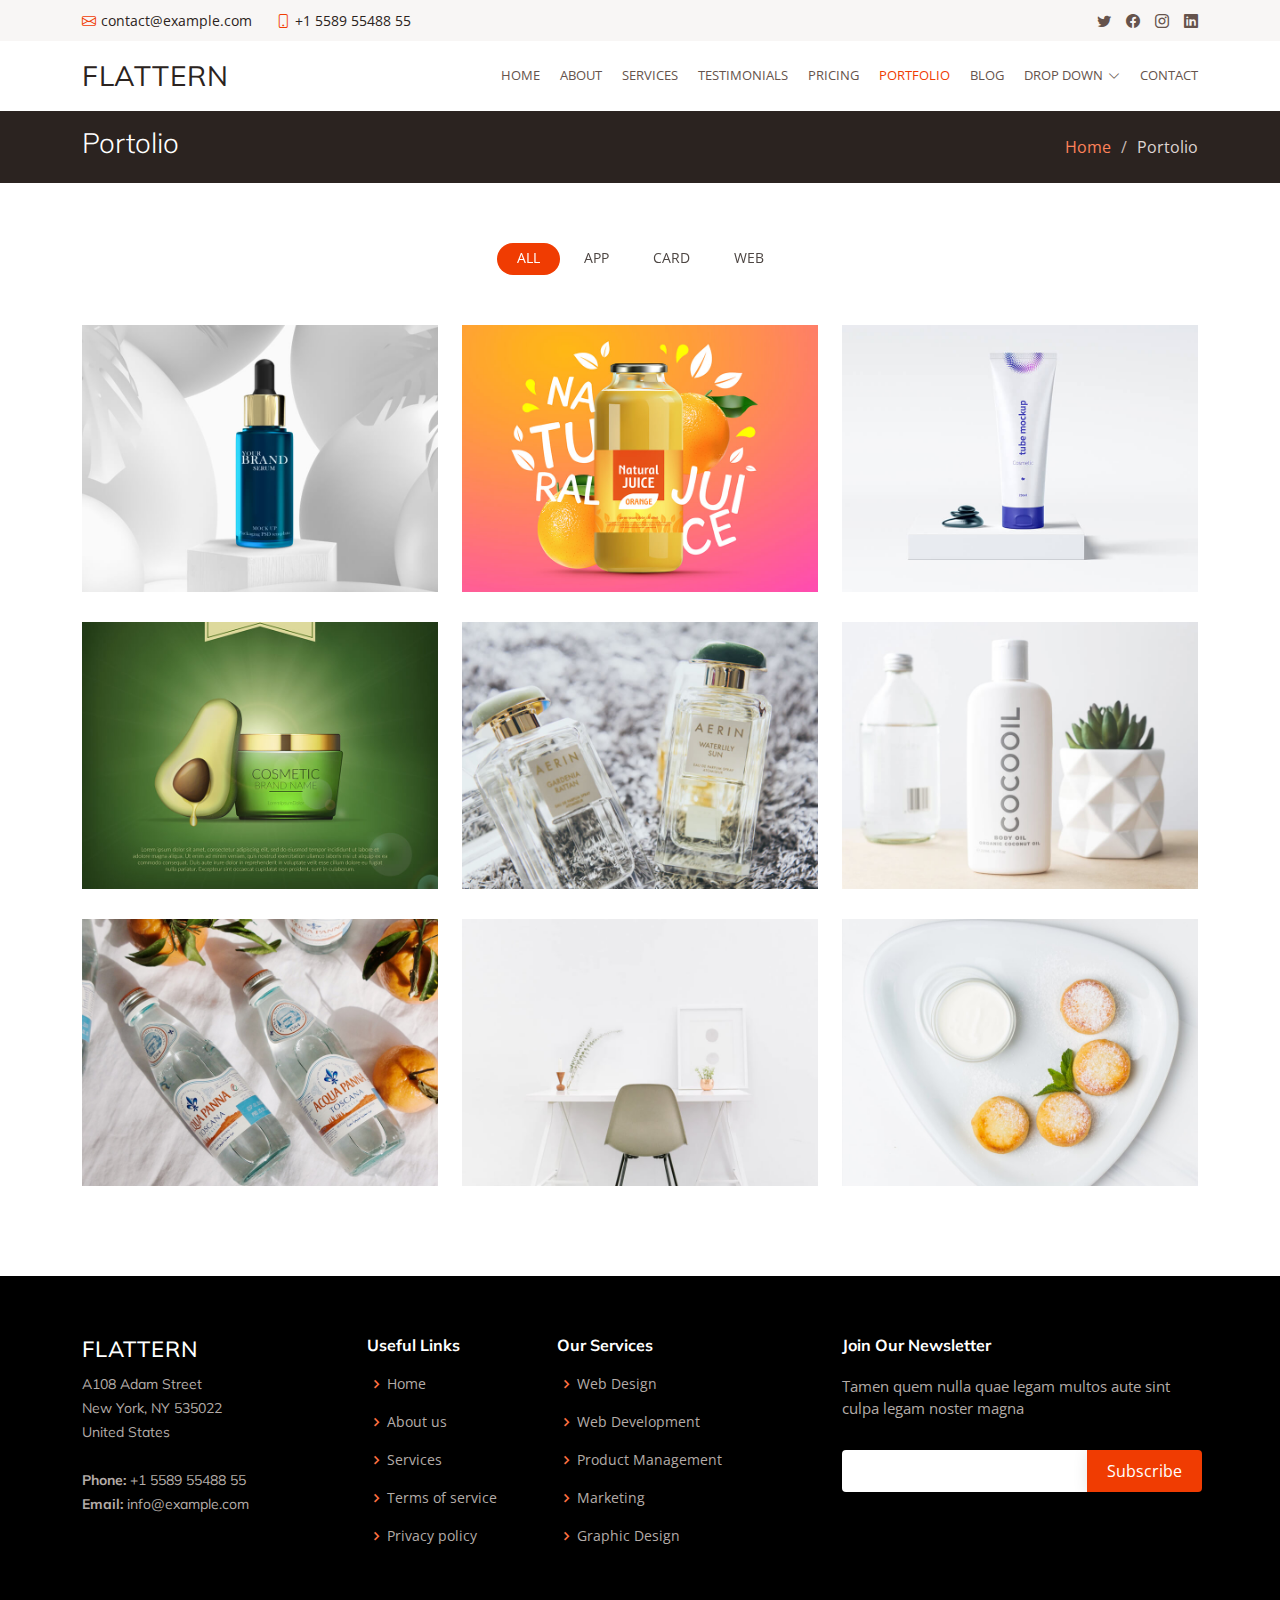
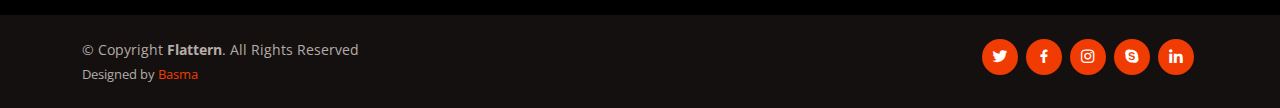
<file: portfolio.html>
<!DOCTYPE html>
<html lang="en">

<head>
  <meta charset="utf-8">
  <meta content="width=device-width, initial-scale=1.0" name="viewport">

  <title>Portfolio - Flattern Bootstrap Template</title>
  <meta content="" name="description">
  <meta content="" name="keywords">

  <!-- Favicons -->
  <link href="assets/img/favicon.png" rel="icon">
  <link href="assets/img/apple-touch-icon.png" rel="apple-touch-icon">

  <!-- Google Fonts -->
  <link href="https://fonts.googleapis.com/css?family=Open+Sans:300,300i,400,400i,600,600i,700,700i|Muli:300,300i,400,400i,500,500i,600,600i,700,700i|Poppins:300,300i,400,400i,500,500i,600,600i,700,700i" rel="stylesheet">

  <!-- Vendor CSS Files -->
  <link href="assets/vendor/animate.css/animate.min.css" rel="stylesheet">
  <link href="assets/vendor/aos/aos.css" rel="stylesheet">
  <link href="assets/vendor/bootstrap/css/bootstrap.min.css" rel="stylesheet">
  <link href="assets/vendor/bootstrap-icons/bootstrap-icons.css" rel="stylesheet">
  <link href="assets/vendor/boxicons/css/boxicons.min.css" rel="stylesheet">
  <link href="assets/vendor/glightbox/css/glightbox.min.css" rel="stylesheet">
  <link href="assets/vendor/swiper/swiper-bundle.min.css" rel="stylesheet">

  <!-- Template Main CSS File -->
  <link href="assets/css/style.css" rel="stylesheet">

  <!-- =======================================================
  * Template Name: Flattern - v4.7.0
  * Template URL: /flattern-multipurpose-bootstrap-template/
  * Author: Basma
  * License: /license/
  ======================================================== -->
</head>

<body>

  <!-- ======= Top Bar ======= -->
  <section id="topbar" class="d-flex align-items-center">
    <div class="container d-flex justify-content-center justify-content-md-between">
      <div class="contact-info d-flex align-items-center">
        <i class="bi bi-envelope d-flex align-items-center"><a href="mailto:contact@example.com">contact@example.com</a></i>
        <i class="bi bi-phone d-flex align-items-center ms-4"><span>+1 5589 55488 55</span></i>
      </div>
      <div class="social-links d-none d-md-flex align-items-center">
        <a href="#" class="twitter"><i class="bi bi-twitter"></i></a>
        <a href="#" class="facebook"><i class="bi bi-facebook"></i></a>
        <a href="#" class="instagram"><i class="bi bi-instagram"></i></a>
        <a href="#" class="linkedin"><i class="bi bi-linkedin"></i></i></a>
      </div>
    </div>
  </section>

  <!-- ======= Header ======= -->
  <header id="header" class="d-flex align-items-center">
    <div class="container d-flex justify-content-between">

      <div class="logo">
        <h1 class="text-light"><a href="index.html">Flattern</a></h1>
        <!-- Uncomment below if you prefer to use an image logo -->
        <!-- <a href="index.html"><img src="assets/img/logo.png" alt="" class="img-fluid"></a>-->
      </div>

      <nav id="navbar" class="navbar">
        <ul>
          <li><a href="index.html">Home</a></li>
          <li><a href="about.html">About</a></li>
          <li><a href="services.html">Services</a></li>
          <li><a href="testimonials.html">Testimonials</a></li>
          <li><a href="pricing.html">Pricing</a></li>
          <li><a class="active" href="portfolio.html">Portfolio</a></li>
          <li><a href="blog.html">Blog</a></li>
          <li class="dropdown"><a href="#"><span>Drop Down</span> <i class="bi bi-chevron-down"></i></a>
            <ul>
              <li><a href="#">Drop Down 1</a></li>
              <li class="dropdown"><a href="#"><span>Deep Drop Down</span> <i class="bi bi-chevron-right"></i></a>
                <ul>
                  <li><a href="#">Deep Drop Down 1</a></li>
                  <li><a href="#">Deep Drop Down 2</a></li>
                  <li><a href="#">Deep Drop Down 3</a></li>
                  <li><a href="#">Deep Drop Down 4</a></li>
                  <li><a href="#">Deep Drop Down 5</a></li>
                </ul>
              </li>
              <li><a href="#">Drop Down 2</a></li>
              <li><a href="#">Drop Down 3</a></li>
              <li><a href="#">Drop Down 4</a></li>
            </ul>
          </li>
          <li><a href="contact.html">Contact</a></li>
        </ul>
        <i class="bi bi-list mobile-nav-toggle"></i>
      </nav><!-- .navbar -->

    </div>
  </header><!-- End Header -->

  <main id="main">

    <!-- ======= Breadcrumbs ======= -->
    <section id="breadcrumbs" class="breadcrumbs">
      <div class="container">

        <div class="d-flex justify-content-between align-items-center">
          <h2>Portolio</h2>
          <ol>
            <li><a href="index.html">Home</a></li>
            <li>Portolio</li>
          </ol>
        </div>

      </div>
    </section><!-- End Breadcrumbs -->

    <!-- ======= Portfolio Section ======= -->
    <section id="portfolio" class="portfolio">
      <div class="container">

        <div class="row" data-aos="fade-up">
          <div class="col-lg-12 d-flex justify-content-center">
            <ul id="portfolio-flters">
              <li data-filter="*" class="filter-active">All</li>
              <li data-filter=".filter-app">App</li>
              <li data-filter=".filter-card">Card</li>
              <li data-filter=".filter-web">Web</li>
            </ul>
          </div>
        </div>

        <div class="row portfolio-container" data-aos="fade-up">

          <div class="col-lg-4 col-md-6 portfolio-item filter-app">
            <img src="assets/img/portfolio/portfolio-1.jpg" class="img-fluid" alt="">
            <div class="portfolio-info">
              <h4>App 1</h4>
              <p>App</p>
              <a href="assets/img/portfolio/portfolio-1.jpg" data-gallery="portfolioGallery" class="portfolio-lightbox preview-link" title="App 1"><i class="bx bx-plus"></i></a>
              <a href="portfolio-details.html" class="details-link" title="More Details"><i class="bx bx-link"></i></a>
            </div>
          </div>

          <div class="col-lg-4 col-md-6 portfolio-item filter-web">
            <img src="assets/img/portfolio/portfolio-2.jpg" class="img-fluid" alt="">
            <div class="portfolio-info">
              <h4>Web 3</h4>
              <p>Web</p>
              <a href="assets/img/portfolio/portfolio-2.jpg" data-gallery="portfolioGallery" class="portfolio-lightbox preview-link" title="Web 3"><i class="bx bx-plus"></i></a>
              <a href="portfolio-details.html" class="details-link" title="More Details"><i class="bx bx-link"></i></a>
            </div>
          </div>

          <div class="col-lg-4 col-md-6 portfolio-item filter-app">
            <img src="assets/img/portfolio/portfolio-3.jpg" class="img-fluid" alt="">
            <div class="portfolio-info">
              <h4>App 2</h4>
              <p>App</p>
              <a href="assets/img/portfolio/portfolio-3.jpg" data-gallery="portfolioGallery" class="portfolio-lightbox preview-link" title="App 2"><i class="bx bx-plus"></i></a>
              <a href="portfolio-details.html" class="details-link" title="More Details"><i class="bx bx-link"></i></a>
            </div>
          </div>

          <div class="col-lg-4 col-md-6 portfolio-item filter-card">
            <img src="assets/img/portfolio/portfolio-4.jpg" class="img-fluid" alt="">
            <div class="portfolio-info">
              <h4>Card 2</h4>
              <p>Card</p>
              <a href="assets/img/portfolio/portfolio-4.jpg" data-gallery="portfolioGallery" class="portfolio-lightbox preview-link" title="Card 2"><i class="bx bx-plus"></i></a>
              <a href="portfolio-details.html" class="details-link" title="More Details"><i class="bx bx-link"></i></a>
            </div>
          </div>

          <div class="col-lg-4 col-md-6 portfolio-item filter-web">
            <img src="assets/img/portfolio/portfolio-5.jpg" class="img-fluid" alt="">
            <div class="portfolio-info">
              <h4>Web 2</h4>
              <p>Web</p>
              <a href="assets/img/portfolio/portfolio-5.jpg" data-gallery="portfolioGallery" class="portfolio-lightbox preview-link" title="Web 2"><i class="bx bx-plus"></i></a>
              <a href="portfolio-details.html" class="details-link" title="More Details"><i class="bx bx-link"></i></a>
            </div>
          </div>

          <div class="col-lg-4 col-md-6 portfolio-item filter-app">
            <img src="assets/img/portfolio/portfolio-6.jpg" class="img-fluid" alt="">
            <div class="portfolio-info">
              <h4>App 3</h4>
              <p>App</p>
              <a href="assets/img/portfolio/portfolio-6.jpg" data-gallery="portfolioGallery" class="portfolio-lightbox preview-link" title="App 3"><i class="bx bx-plus"></i></a>
              <a href="portfolio-details.html" class="details-link" title="More Details"><i class="bx bx-link"></i></a>
            </div>
          </div>

          <div class="col-lg-4 col-md-6 portfolio-item filter-card">
            <img src="assets/img/portfolio/portfolio-7.jpg" class="img-fluid" alt="">
            <div class="portfolio-info">
              <h4>Card 1</h4>
              <p>Card</p>
              <a href="assets/img/portfolio/portfolio-7.jpg" data-gallery="portfolioGallery" class="portfolio-lightbox preview-link" title="Card 1"><i class="bx bx-plus"></i></a>
              <a href="portfolio-details.html" class="details-link" title="More Details"><i class="bx bx-link"></i></a>
            </div>
          </div>

          <div class="col-lg-4 col-md-6 portfolio-item filter-card">
            <img src="assets/img/portfolio/portfolio-8.jpg" class="img-fluid" alt="">
            <div class="portfolio-info">
              <h4>Card 3</h4>
              <p>Card</p>
              <a href="assets/img/portfolio/portfolio-8.jpg" data-gallery="portfolioGallery" class="portfolio-lightbox preview-link" title="Card 3"><i class="bx bx-plus"></i></a>
              <a href="portfolio-details.html" class="details-link" title="More Details"><i class="bx bx-link"></i></a>
            </div>
          </div>

          <div class="col-lg-4 col-md-6 portfolio-item filter-web">
            <img src="assets/img/portfolio/portfolio-9.jpg" class="img-fluid" alt="">
            <div class="portfolio-info">
              <h4>Web 3</h4>
              <p>Web</p>
              <a href="assets/img/portfolio/portfolio-9.jpg" data-gallery="portfolioGallery" class="portfolio-lightbox preview-link" title="Web 3"><i class="bx bx-plus"></i></a>
              <a href="portfolio-details.html" class="details-link" title="More Details"><i class="bx bx-link"></i></a>
            </div>
          </div>

        </div>

      </div>
    </section><!-- End Portfolio Section -->

  </main><!-- End #main -->

  <!-- ======= Footer ======= -->
  <footer id="footer">

    <div class="footer-top">
      <div class="container">
        <div class="row">

          <div class="col-lg-3 col-md-6 footer-contact">
            <h3>Flattern</h3>
            <p>
              A108 Adam Street <br>
              New York, NY 535022<br>
              United States <br><br>
              <strong>Phone:</strong> +1 5589 55488 55<br>
              <strong>Email:</strong> info@example.com<br>
            </p>
          </div>

          <div class="col-lg-2 col-md-6 footer-links">
            <h4>Useful Links</h4>
            <ul>
              <li><i class="bx bx-chevron-right"></i> <a href="#">Home</a></li>
              <li><i class="bx bx-chevron-right"></i> <a href="#">About us</a></li>
              <li><i class="bx bx-chevron-right"></i> <a href="#">Services</a></li>
              <li><i class="bx bx-chevron-right"></i> <a href="#">Terms of service</a></li>
              <li><i class="bx bx-chevron-right"></i> <a href="#">Privacy policy</a></li>
            </ul>
          </div>

          <div class="col-lg-3 col-md-6 footer-links">
            <h4>Our Services</h4>
            <ul>
              <li><i class="bx bx-chevron-right"></i> <a href="#">Web Design</a></li>
              <li><i class="bx bx-chevron-right"></i> <a href="#">Web Development</a></li>
              <li><i class="bx bx-chevron-right"></i> <a href="#">Product Management</a></li>
              <li><i class="bx bx-chevron-right"></i> <a href="#">Marketing</a></li>
              <li><i class="bx bx-chevron-right"></i> <a href="#">Graphic Design</a></li>
            </ul>
          </div>

          <div class="col-lg-4 col-md-6 footer-newsletter">
            <h4>Join Our Newsletter</h4>
            <p>Tamen quem nulla quae legam multos aute sint culpa legam noster magna</p>
            <form action="" method="post">
              <input type="email" name="email"><input type="submit" value="Subscribe">
            </form>
          </div>

        </div>
      </div>
    </div>

    <div class="container d-md-flex py-4">

      <div class="me-md-auto text-center text-md-start">
        <div class="copyright">
          &copy; Copyright <strong><span>Flattern</span></strong>. All Rights Reserved
        </div>
        <div class="credits">
          <!-- All the links in the footer should remain intact. -->
          <!-- You can delete the links only if you purchased the pro version. -->
          <!-- Licensing information: /license/ -->
          <!-- Purchase the pro version with working PHP/AJAX contact form: /flattern-multipurpose-bootstrap-template/ -->
          Designed by <a href="/">Basma</a>
        </div>
      </div>
      <div class="social-links text-center text-md-right pt-3 pt-md-0">
        <a href="#" class="twitter"><i class="bx bxl-twitter"></i></a>
        <a href="#" class="facebook"><i class="bx bxl-facebook"></i></a>
        <a href="#" class="instagram"><i class="bx bxl-instagram"></i></a>
        <a href="#" class="google-plus"><i class="bx bxl-skype"></i></a>
        <a href="#" class="linkedin"><i class="bx bxl-linkedin"></i></a>
      </div>
    </div>
  </footer><!-- End Footer -->

  <a href="#" class="back-to-top d-flex align-items-center justify-content-center"><i class="bi bi-arrow-up-short"></i></a>

  <!-- Vendor JS Files -->
  <script src="assets/vendor/aos/aos.js"></script>
  <script src="assets/vendor/bootstrap/js/bootstrap.bundle.min.js"></script>
  <script src="assets/vendor/glightbox/js/glightbox.min.js"></script>
  <script src="assets/vendor/isotope-layout/isotope.pkgd.min.js"></script>
  <script src="assets/vendor/swiper/swiper-bundle.min.js"></script>
  <script src="assets/vendor/waypoints/noframework.waypoints.js"></script>
  <script src="assets/vendor/php-email-form/validate.js"></script>

  <!-- Template Main JS File -->
  <script src="assets/js/main.js"></script>

</body>

</html>
</file>
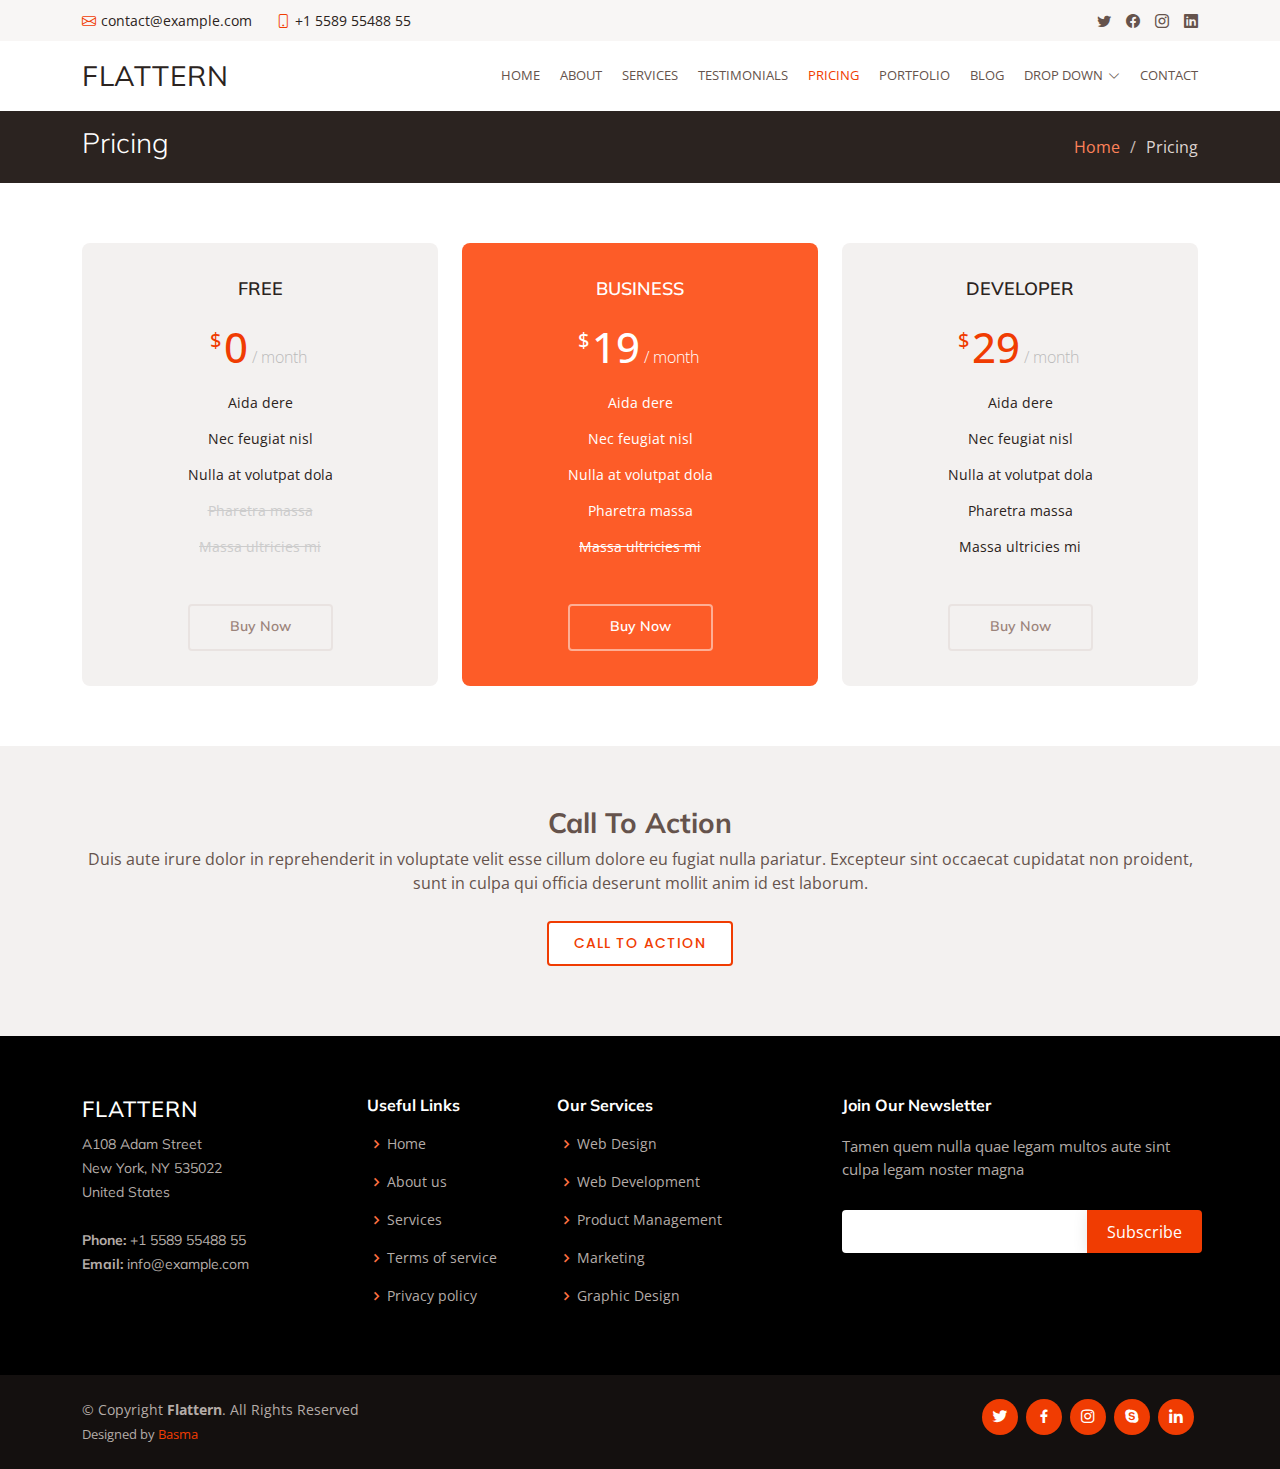
<file: pricing.html>
<!DOCTYPE html>
<html lang="en">

<head>
  <meta charset="utf-8">
  <meta content="width=device-width, initial-scale=1.0" name="viewport">

  <title>Pricing - Flattern Bootstrap Template</title>
  <meta content="" name="description">
  <meta content="" name="keywords">

  <!-- Favicons -->
  <link href="assets/img/favicon.png" rel="icon">
  <link href="assets/img/apple-touch-icon.png" rel="apple-touch-icon">

  <!-- Google Fonts -->
  <link href="https://fonts.googleapis.com/css?family=Open+Sans:300,300i,400,400i,600,600i,700,700i|Muli:300,300i,400,400i,500,500i,600,600i,700,700i|Poppins:300,300i,400,400i,500,500i,600,600i,700,700i" rel="stylesheet">

  <!-- Vendor CSS Files -->
  <link href="assets/vendor/animate.css/animate.min.css" rel="stylesheet">
  <link href="assets/vendor/aos/aos.css" rel="stylesheet">
  <link href="assets/vendor/bootstrap/css/bootstrap.min.css" rel="stylesheet">
  <link href="assets/vendor/bootstrap-icons/bootstrap-icons.css" rel="stylesheet">
  <link href="assets/vendor/boxicons/css/boxicons.min.css" rel="stylesheet">
  <link href="assets/vendor/glightbox/css/glightbox.min.css" rel="stylesheet">
  <link href="assets/vendor/swiper/swiper-bundle.min.css" rel="stylesheet">

  <!-- Template Main CSS File -->
  <link href="assets/css/style.css" rel="stylesheet">

  <!-- =======================================================
  * Template Name: Flattern - v4.7.0
  * Template URL: /flattern-multipurpose-bootstrap-template/
  * Author: Basma
  * License: /license/
  ======================================================== -->
</head>

<body>

  <!-- ======= Top Bar ======= -->
  <section id="topbar" class="d-flex align-items-center">
    <div class="container d-flex justify-content-center justify-content-md-between">
      <div class="contact-info d-flex align-items-center">
        <i class="bi bi-envelope d-flex align-items-center"><a href="mailto:contact@example.com">contact@example.com</a></i>
        <i class="bi bi-phone d-flex align-items-center ms-4"><span>+1 5589 55488 55</span></i>
      </div>
      <div class="social-links d-none d-md-flex align-items-center">
        <a href="#" class="twitter"><i class="bi bi-twitter"></i></a>
        <a href="#" class="facebook"><i class="bi bi-facebook"></i></a>
        <a href="#" class="instagram"><i class="bi bi-instagram"></i></a>
        <a href="#" class="linkedin"><i class="bi bi-linkedin"></i></i></a>
      </div>
    </div>
  </section>

  <!-- ======= Header ======= -->
  <header id="header" class="d-flex align-items-center">
    <div class="container d-flex justify-content-between">

      <div class="logo">
        <h1 class="text-light"><a href="index.html">Flattern</a></h1>
        <!-- Uncomment below if you prefer to use an image logo -->
        <!-- <a href="index.html"><img src="assets/img/logo.png" alt="" class="img-fluid"></a>-->
      </div>

      <nav id="navbar" class="navbar">
        <ul>
          <li><a href="index.html">Home</a></li>
          <li><a href="about.html">About</a></li>
          <li><a href="services.html">Services</a></li>
          <li><a href="testimonials.html">Testimonials</a></li>
          <li><a class="active" href="pricing.html">Pricing</a></li>
          <li><a href="portfolio.html">Portfolio</a></li>
          <li><a href="blog.html">Blog</a></li>
          <li class="dropdown"><a href="#"><span>Drop Down</span> <i class="bi bi-chevron-down"></i></a>
            <ul>
              <li><a href="#">Drop Down 1</a></li>
              <li class="dropdown"><a href="#"><span>Deep Drop Down</span> <i class="bi bi-chevron-right"></i></a>
                <ul>
                  <li><a href="#">Deep Drop Down 1</a></li>
                  <li><a href="#">Deep Drop Down 2</a></li>
                  <li><a href="#">Deep Drop Down 3</a></li>
                  <li><a href="#">Deep Drop Down 4</a></li>
                  <li><a href="#">Deep Drop Down 5</a></li>
                </ul>
              </li>
              <li><a href="#">Drop Down 2</a></li>
              <li><a href="#">Drop Down 3</a></li>
              <li><a href="#">Drop Down 4</a></li>
            </ul>
          </li>
          <li><a href="contact.html">Contact</a></li>
        </ul>
        <i class="bi bi-list mobile-nav-toggle"></i>
      </nav><!-- .navbar -->

    </div>
  </header><!-- End Header -->

  <main id="main">

    <!-- ======= Breadcrumbs ======= -->
    <section id="breadcrumbs" class="breadcrumbs">
      <div class="container">

        <div class="d-flex justify-content-between align-items-center">
          <h2>Pricing</h2>
          <ol>
            <li><a href="index.html">Home</a></li>
            <li>Pricing</li>
          </ol>
        </div>

      </div>
    </section><!-- End Breadcrumbs -->

    <!-- ======= Pricing Section ======= -->
    <section id="pricing" class="pricing">
      <div class="container">

        <div class="row">

          <div class="col-lg-4 col-md-6">
            <div class="box" data-aos="fade-right">
              <h3>Free</h3>
              <h4><sup>$</sup>0<span> / month</span></h4>
              <ul>
                <li>Aida dere</li>
                <li>Nec feugiat nisl</li>
                <li>Nulla at volutpat dola</li>
                <li class="na">Pharetra massa</li>
                <li class="na">Massa ultricies mi</li>
              </ul>
              <div class="btn-wrap">
                <a href="#" class="btn-buy">Buy Now</a>
              </div>
            </div>
          </div>

          <div class="col-lg-4 col-md-6 mt-4 mt-md-0">
            <div class="box featured" data-aos="fade-up">
              <h3>Business</h3>
              <h4><sup>$</sup>19<span> / month</span></h4>
              <ul>
                <li>Aida dere</li>
                <li>Nec feugiat nisl</li>
                <li>Nulla at volutpat dola</li>
                <li>Pharetra massa</li>
                <li class="na">Massa ultricies mi</li>
              </ul>
              <div class="btn-wrap">
                <a href="#" class="btn-buy">Buy Now</a>
              </div>
            </div>
          </div>

          <div class="col-lg-4 col-md-6 mt-4 mt-lg-0">
            <div class="box" data-aos="fade-left">
              <h3>Developer</h3>
              <h4><sup>$</sup>29<span> / month</span></h4>
              <ul>
                <li>Aida dere</li>
                <li>Nec feugiat nisl</li>
                <li>Nulla at volutpat dola</li>
                <li>Pharetra massa</li>
                <li>Massa ultricies mi</li>
              </ul>
              <div class="btn-wrap">
                <a href="#" class="btn-buy">Buy Now</a>
              </div>
            </div>
          </div>

        </div>

      </div>
    </section><!-- End Pricing Section -->

    <!-- ======= Cta Pricing Section ======= -->
    <section id="cta-pricing" class="cta-pricing">
      <div class="container">

        <div class="text-center">
          <h3>Call To Action</h3>
          <p> Duis aute irure dolor in reprehenderit in voluptate velit esse cillum dolore eu fugiat nulla pariatur. Excepteur sint occaecat cupidatat non proident, sunt in culpa qui officia deserunt mollit anim id est laborum.</p>
          <a class="cta-btn" href="#">Call To Action</a>
        </div>

      </div>
    </section><!-- End Cta Pricing Section -->

  </main><!-- End #main -->

  <!-- ======= Footer ======= -->
  <footer id="footer">

    <div class="footer-top">
      <div class="container">
        <div class="row">

          <div class="col-lg-3 col-md-6 footer-contact">
            <h3>Flattern</h3>
            <p>
              A108 Adam Street <br>
              New York, NY 535022<br>
              United States <br><br>
              <strong>Phone:</strong> +1 5589 55488 55<br>
              <strong>Email:</strong> info@example.com<br>
            </p>
          </div>

          <div class="col-lg-2 col-md-6 footer-links">
            <h4>Useful Links</h4>
            <ul>
              <li><i class="bx bx-chevron-right"></i> <a href="#">Home</a></li>
              <li><i class="bx bx-chevron-right"></i> <a href="#">About us</a></li>
              <li><i class="bx bx-chevron-right"></i> <a href="#">Services</a></li>
              <li><i class="bx bx-chevron-right"></i> <a href="#">Terms of service</a></li>
              <li><i class="bx bx-chevron-right"></i> <a href="#">Privacy policy</a></li>
            </ul>
          </div>

          <div class="col-lg-3 col-md-6 footer-links">
            <h4>Our Services</h4>
            <ul>
              <li><i class="bx bx-chevron-right"></i> <a href="#">Web Design</a></li>
              <li><i class="bx bx-chevron-right"></i> <a href="#">Web Development</a></li>
              <li><i class="bx bx-chevron-right"></i> <a href="#">Product Management</a></li>
              <li><i class="bx bx-chevron-right"></i> <a href="#">Marketing</a></li>
              <li><i class="bx bx-chevron-right"></i> <a href="#">Graphic Design</a></li>
            </ul>
          </div>

          <div class="col-lg-4 col-md-6 footer-newsletter">
            <h4>Join Our Newsletter</h4>
            <p>Tamen quem nulla quae legam multos aute sint culpa legam noster magna</p>
            <form action="" method="post">
              <input type="email" name="email"><input type="submit" value="Subscribe">
            </form>
          </div>

        </div>
      </div>
    </div>

    <div class="container d-md-flex py-4">

      <div class="me-md-auto text-center text-md-start">
        <div class="copyright">
          &copy; Copyright <strong><span>Flattern</span></strong>. All Rights Reserved
        </div>
        <div class="credits">
          <!-- All the links in the footer should remain intact. -->
          <!-- You can delete the links only if you purchased the pro version. -->
          <!-- Licensing information: /license/ -->
          <!-- Purchase the pro version with working PHP/AJAX contact form: /flattern-multipurpose-bootstrap-template/ -->
          Designed by <a href="/">Basma</a>
        </div>
      </div>
      <div class="social-links text-center text-md-right pt-3 pt-md-0">
        <a href="#" class="twitter"><i class="bx bxl-twitter"></i></a>
        <a href="#" class="facebook"><i class="bx bxl-facebook"></i></a>
        <a href="#" class="instagram"><i class="bx bxl-instagram"></i></a>
        <a href="#" class="google-plus"><i class="bx bxl-skype"></i></a>
        <a href="#" class="linkedin"><i class="bx bxl-linkedin"></i></a>
      </div>
    </div>
  </footer><!-- End Footer -->

  <a href="#" class="back-to-top d-flex align-items-center justify-content-center"><i class="bi bi-arrow-up-short"></i></a>

  <!-- Vendor JS Files -->
  <script src="assets/vendor/aos/aos.js"></script>
  <script src="assets/vendor/bootstrap/js/bootstrap.bundle.min.js"></script>
  <script src="assets/vendor/glightbox/js/glightbox.min.js"></script>
  <script src="assets/vendor/isotope-layout/isotope.pkgd.min.js"></script>
  <script src="assets/vendor/swiper/swiper-bundle.min.js"></script>
  <script src="assets/vendor/waypoints/noframework.waypoints.js"></script>
  <script src="assets/vendor/php-email-form/validate.js"></script>

  <!-- Template Main JS File -->
  <script src="assets/js/main.js"></script>

</body>

</html>
</file>
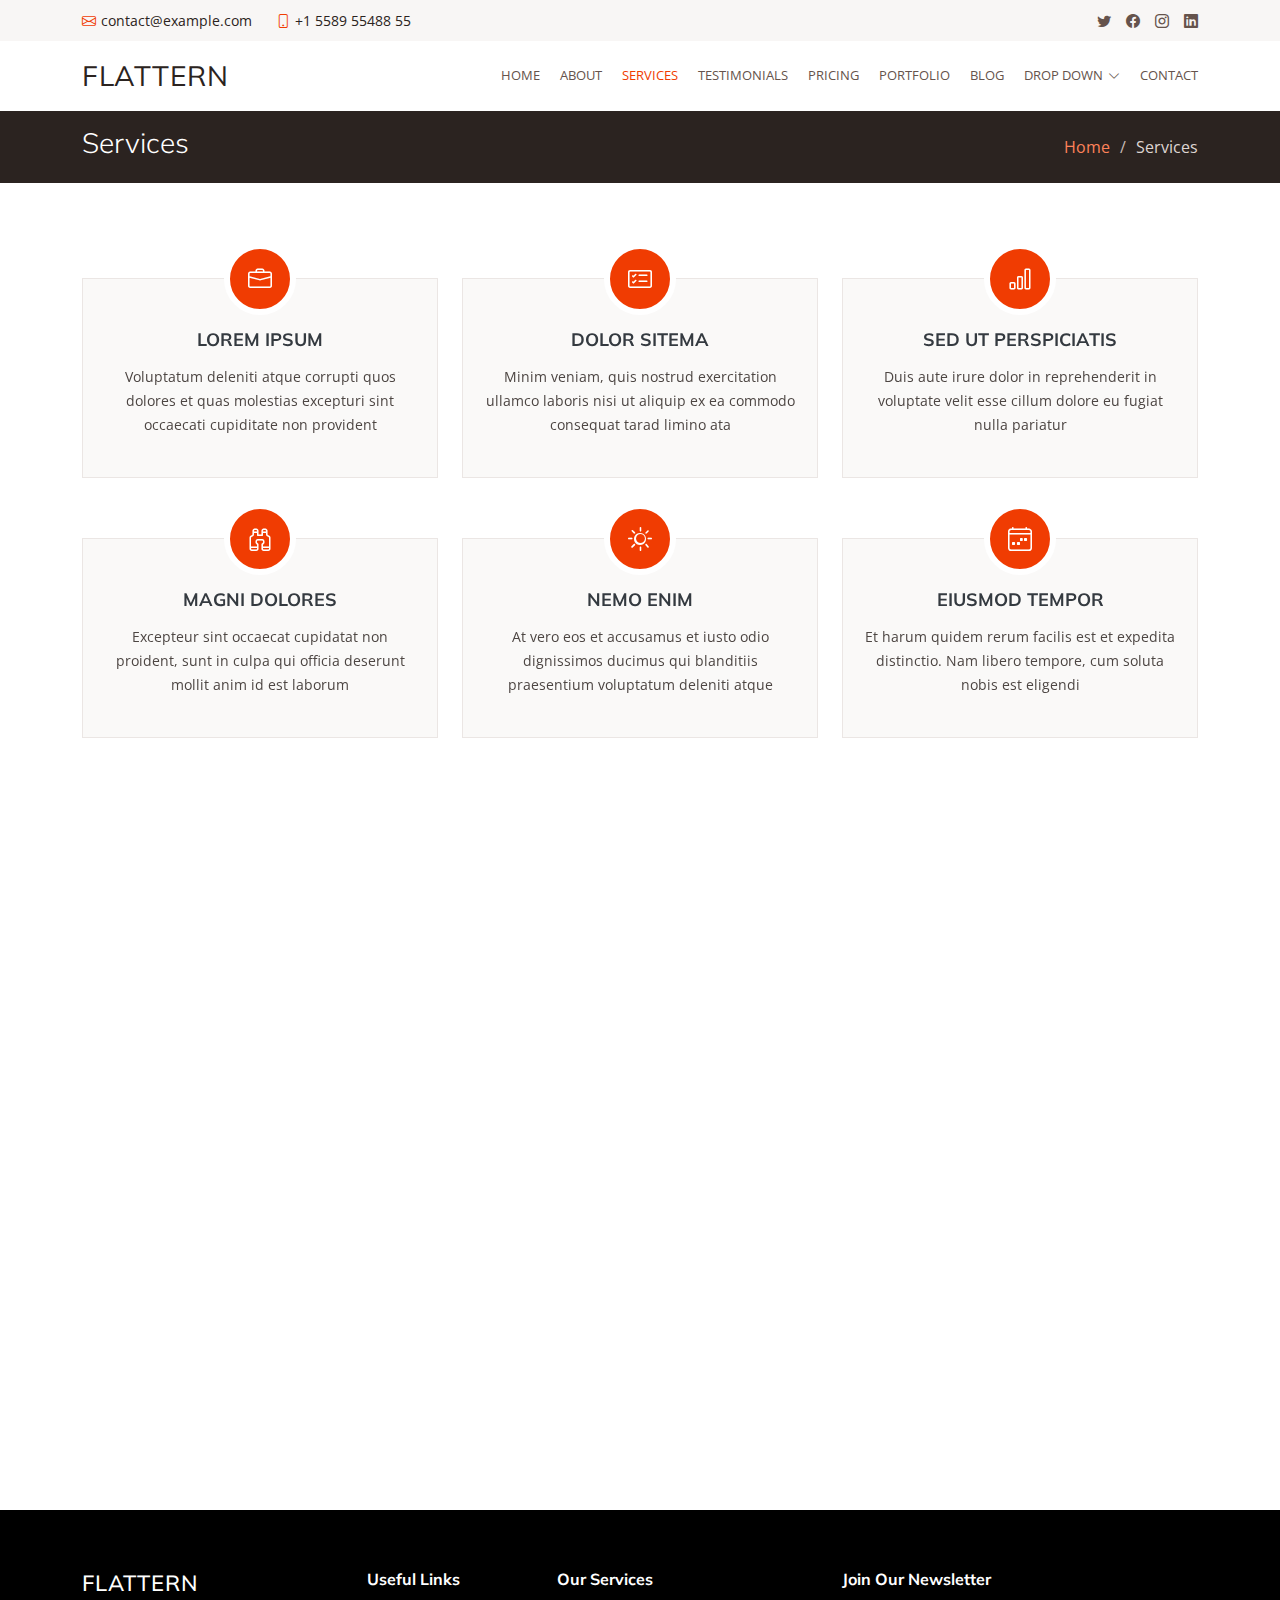
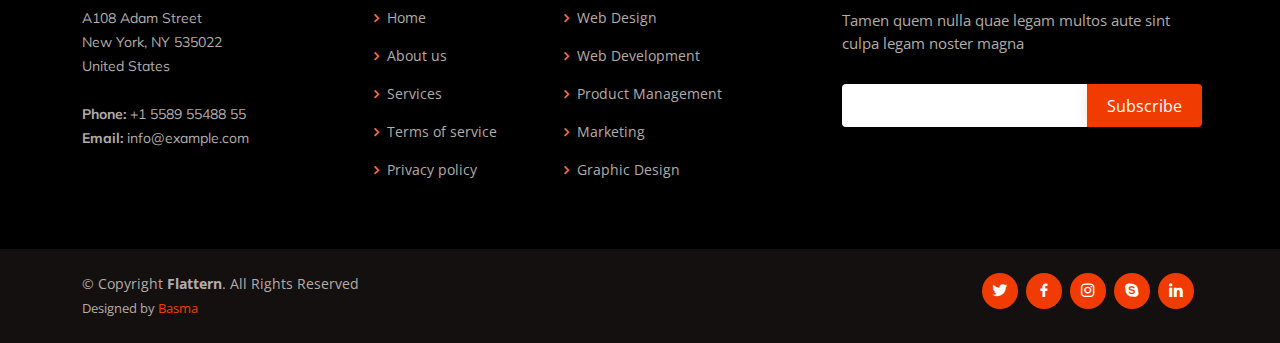
<file: services.html>
<!DOCTYPE html>
<html lang="en">

<head>
  <meta charset="utf-8">
  <meta content="width=device-width, initial-scale=1.0" name="viewport">

  <title>Services - Flattern Bootstrap Template</title>
  <meta content="" name="description">
  <meta content="" name="keywords">

  <!-- Favicons -->
  <link href="assets/img/favicon.png" rel="icon">
  <link href="assets/img/apple-touch-icon.png" rel="apple-touch-icon">

  <!-- Google Fonts -->
  <link href="https://fonts.googleapis.com/css?family=Open+Sans:300,300i,400,400i,600,600i,700,700i|Muli:300,300i,400,400i,500,500i,600,600i,700,700i|Poppins:300,300i,400,400i,500,500i,600,600i,700,700i" rel="stylesheet">

  <!-- Vendor CSS Files -->
  <link href="assets/vendor/animate.css/animate.min.css" rel="stylesheet">
  <link href="assets/vendor/aos/aos.css" rel="stylesheet">
  <link href="assets/vendor/bootstrap/css/bootstrap.min.css" rel="stylesheet">
  <link href="assets/vendor/bootstrap-icons/bootstrap-icons.css" rel="stylesheet">
  <link href="assets/vendor/boxicons/css/boxicons.min.css" rel="stylesheet">
  <link href="assets/vendor/glightbox/css/glightbox.min.css" rel="stylesheet">
  <link href="assets/vendor/swiper/swiper-bundle.min.css" rel="stylesheet">

  <!-- Template Main CSS File -->
  <link href="assets/css/style.css" rel="stylesheet">

  <!-- =======================================================
  * Template Name: Flattern - v4.7.0
  * Template URL: /flattern-multipurpose-bootstrap-template/
  * Author: Basma
  * License: /license/
  ======================================================== -->
</head>

<body>

  <!-- ======= Top Bar ======= -->
  <section id="topbar" class="d-flex align-items-center">
    <div class="container d-flex justify-content-center justify-content-md-between">
      <div class="contact-info d-flex align-items-center">
        <i class="bi bi-envelope d-flex align-items-center"><a href="mailto:contact@example.com">contact@example.com</a></i>
        <i class="bi bi-phone d-flex align-items-center ms-4"><span>+1 5589 55488 55</span></i>
      </div>
      <div class="social-links d-none d-md-flex align-items-center">
        <a href="#" class="twitter"><i class="bi bi-twitter"></i></a>
        <a href="#" class="facebook"><i class="bi bi-facebook"></i></a>
        <a href="#" class="instagram"><i class="bi bi-instagram"></i></a>
        <a href="#" class="linkedin"><i class="bi bi-linkedin"></i></i></a>
      </div>
    </div>
  </section>

  <!-- ======= Header ======= -->
  <header id="header" class="d-flex align-items-center">
    <div class="container d-flex justify-content-between">

      <div class="logo">
        <h1 class="text-light"><a href="index.html">Flattern</a></h1>
        <!-- Uncomment below if you prefer to use an image logo -->
        <!-- <a href="index.html"><img src="assets/img/logo.png" alt="" class="img-fluid"></a>-->
      </div>

      <nav id="navbar" class="navbar">
        <ul>
          <li><a href="index.html">Home</a></li>
          <li><a href="about.html">About</a></li>
          <li><a class="active" href="services.html">Services</a></li>
          <li><a href="testimonials.html">Testimonials</a></li>
          <li><a href="pricing.html">Pricing</a></li>
          <li><a href="portfolio.html">Portfolio</a></li>
          <li><a href="blog.html">Blog</a></li>
          <li class="dropdown"><a href="#"><span>Drop Down</span> <i class="bi bi-chevron-down"></i></a>
            <ul>
              <li><a href="#">Drop Down 1</a></li>
              <li class="dropdown"><a href="#"><span>Deep Drop Down</span> <i class="bi bi-chevron-right"></i></a>
                <ul>
                  <li><a href="#">Deep Drop Down 1</a></li>
                  <li><a href="#">Deep Drop Down 2</a></li>
                  <li><a href="#">Deep Drop Down 3</a></li>
                  <li><a href="#">Deep Drop Down 4</a></li>
                  <li><a href="#">Deep Drop Down 5</a></li>
                </ul>
              </li>
              <li><a href="#">Drop Down 2</a></li>
              <li><a href="#">Drop Down 3</a></li>
              <li><a href="#">Drop Down 4</a></li>
            </ul>
          </li>
          <li><a href="contact.html">Contact</a></li>
        </ul>
        <i class="bi bi-list mobile-nav-toggle"></i>
      </nav><!-- .navbar -->

    </div>
  </header><!-- End Header -->

  <main id="main">

    <!-- ======= Breadcrumbs ======= -->
    <section id="breadcrumbs" class="breadcrumbs">
      <div class="container">

        <div class="d-flex justify-content-between align-items-center">
          <h2>Services</h2>
          <ol>
            <li><a href="index.html">Home</a></li>
            <li>Services</li>
          </ol>
        </div>

      </div>
    </section><!-- End Breadcrumbs -->

    <!-- ======= Services Section ======= -->
    <section id="services" class="services">
      <div class="container">

        <div class="row">
          <div class="col-lg-4 col-md-6">
            <div class="icon-box" data-aos="fade-up">
              <div class="icon"><i class="bi bi-briefcase"></i></div>
              <h4 class="title"><a href="">Lorem Ipsum</a></h4>
              <p class="description">Voluptatum deleniti atque corrupti quos dolores et quas molestias excepturi sint occaecati cupiditate non provident</p>
            </div>
          </div>
          <div class="col-lg-4 col-md-6">
            <div class="icon-box" data-aos="fade-up" data-aos-delay="100">
              <div class="icon"><i class="bi bi-card-checklist"></i></div>
              <h4 class="title"><a href="">Dolor Sitema</a></h4>
              <p class="description">Minim veniam, quis nostrud exercitation ullamco laboris nisi ut aliquip ex ea commodo consequat tarad limino ata</p>
            </div>
          </div>
          <div class="col-lg-4 col-md-6">
            <div class="icon-box" data-aos="fade-up" data-aos-delay="200">
              <div class="icon"><i class="bi bi-bar-chart"></i></div>
              <h4 class="title"><a href="">Sed ut perspiciatis</a></h4>
              <p class="description">Duis aute irure dolor in reprehenderit in voluptate velit esse cillum dolore eu fugiat nulla pariatur</p>
            </div>
          </div>
          <div class="col-lg-4 col-md-6">
            <div class="icon-box" data-aos="fade-up" data-aos-delay="200">
              <div class="icon"><i class="bi bi-binoculars"></i></div>
              <h4 class="title"><a href="">Magni Dolores</a></h4>
              <p class="description">Excepteur sint occaecat cupidatat non proident, sunt in culpa qui officia deserunt mollit anim id est laborum</p>
            </div>
          </div>
          <div class="col-lg-4 col-md-6">
            <div class="icon-box" data-aos="fade-up" data-aos-delay="300">
              <div class="icon"><i class="bi bi-brightness-high"></i></div>
              <h4 class="title"><a href="">Nemo Enim</a></h4>
              <p class="description">At vero eos et accusamus et iusto odio dignissimos ducimus qui blanditiis praesentium voluptatum deleniti atque</p>
            </div>
          </div>
          <div class="col-lg-4 col-md-6">
            <div class="icon-box" data-aos="fade-up" data-aos-delay="400">
              <div class="icon"><i class="bi bi-calendar4-week"></i></div>
              <h4 class="title"><a href="">Eiusmod Tempor</a></h4>
              <p class="description">Et harum quidem rerum facilis est et expedita distinctio. Nam libero tempore, cum soluta nobis est eligendi</p>
            </div>
          </div>
        </div>

      </div>
    </section><!-- End Services Section -->

    <!-- ======= Features Section ======= -->
    <section id="features" class="features">
      <div class="container">

        <div class="section-title" data-aos="fade-up">
          <h2>Some <strong>Features</strong> we do provide</h2>
          <p>Magnam dolores commodi suscipit. Necessitatibus eius consequatur ex aliquid fuga eum quidem. Sit sint consectetur velit. Quisquam quos quisquam cupiditate. Et nemo qui impedit suscipit alias ea. Quia fugiat sit in iste officiis commodi quidem hic quas.</p>
        </div>

        <div class="row">
          <div class="col-lg-4 mb-5 mb-lg-0" data-aos="fade-right">
            <ul class="nav nav-tabs flex-column">
              <li class="nav-item">
                <a class="nav-link active show" data-bs-toggle="tab" href="#tab-1">
                  <h4>Modi sit est</h4>
                  <p>Quis excepturi porro totam sint earum quo nulla perspiciatis eius.</p>
                </a>
              </li>
              <li class="nav-item mt-2">
                <a class="nav-link" data-bs-toggle="tab" href="#tab-2">
                  <h4>Unde praesentium sed</h4>
                  <p>Voluptas vel esse repudiandae quo excepturi.</p>
                </a>
              </li>
              <li class="nav-item mt-2">
                <a class="nav-link" data-bs-toggle="tab" href="#tab-3">
                  <h4>Pariatur explicabo vel</h4>
                  <p>Velit veniam ipsa sit nihil blanditiis mollitia natus.</p>
                </a>
              </li>
              <li class="nav-item mt-2">
                <a class="nav-link" data-bs-toggle="tab" href="#tab-4">
                  <h4>Nostrum qui quasi</h4>
                  <p>Ratione hic sapiente nostrum doloremque illum nulla praesentium id</p>
                </a>
              </li>
            </ul>
          </div>
          <div class="col-lg-7 ml-auto" data-aos="fade-left" data-aos-delay="100">
            <div class="tab-content">
              <div class="tab-pane active show" id="tab-1">
                <figure>
                  <img src="assets/img/features-1.png" alt="" class="img-fluid">
                </figure>
              </div>
              <div class="tab-pane" id="tab-2">
                <figure>
                  <img src="assets/img/features-2.png" alt="" class="img-fluid">
                </figure>
              </div>
              <div class="tab-pane" id="tab-3">
                <figure>
                  <img src="assets/img/features-3.png" alt="" class="img-fluid">
                </figure>
              </div>
              <div class="tab-pane" id="tab-4">
                <figure>
                  <img src="assets/img/features-4.png" alt="" class="img-fluid">
                </figure>
              </div>
            </div>
          </div>
        </div>

      </div>
    </section><!-- End Features Section -->

  </main><!-- End #main -->

  <!-- ======= Footer ======= -->
  <footer id="footer">

    <div class="footer-top">
      <div class="container">
        <div class="row">

          <div class="col-lg-3 col-md-6 footer-contact">
            <h3>Flattern</h3>
            <p>
              A108 Adam Street <br>
              New York, NY 535022<br>
              United States <br><br>
              <strong>Phone:</strong> +1 5589 55488 55<br>
              <strong>Email:</strong> info@example.com<br>
            </p>
          </div>

          <div class="col-lg-2 col-md-6 footer-links">
            <h4>Useful Links</h4>
            <ul>
              <li><i class="bx bx-chevron-right"></i> <a href="#">Home</a></li>
              <li><i class="bx bx-chevron-right"></i> <a href="#">About us</a></li>
              <li><i class="bx bx-chevron-right"></i> <a href="#">Services</a></li>
              <li><i class="bx bx-chevron-right"></i> <a href="#">Terms of service</a></li>
              <li><i class="bx bx-chevron-right"></i> <a href="#">Privacy policy</a></li>
            </ul>
          </div>

          <div class="col-lg-3 col-md-6 footer-links">
            <h4>Our Services</h4>
            <ul>
              <li><i class="bx bx-chevron-right"></i> <a href="#">Web Design</a></li>
              <li><i class="bx bx-chevron-right"></i> <a href="#">Web Development</a></li>
              <li><i class="bx bx-chevron-right"></i> <a href="#">Product Management</a></li>
              <li><i class="bx bx-chevron-right"></i> <a href="#">Marketing</a></li>
              <li><i class="bx bx-chevron-right"></i> <a href="#">Graphic Design</a></li>
            </ul>
          </div>

          <div class="col-lg-4 col-md-6 footer-newsletter">
            <h4>Join Our Newsletter</h4>
            <p>Tamen quem nulla quae legam multos aute sint culpa legam noster magna</p>
            <form action="" method="post">
              <input type="email" name="email"><input type="submit" value="Subscribe">
            </form>
          </div>

        </div>
      </div>
    </div>

    <div class="container d-md-flex py-4">

      <div class="me-md-auto text-center text-md-start">
        <div class="copyright">
          &copy; Copyright <strong><span>Flattern</span></strong>. All Rights Reserved
        </div>
        <div class="credits">
          <!-- All the links in the footer should remain intact. -->
          <!-- You can delete the links only if you purchased the pro version. -->
          <!-- Licensing information: /license/ -->
          <!-- Purchase the pro version with working PHP/AJAX contact form: /flattern-multipurpose-bootstrap-template/ -->
          Designed by <a href="/">Basma</a>
        </div>
      </div>
      <div class="social-links text-center text-md-right pt-3 pt-md-0">
        <a href="#" class="twitter"><i class="bx bxl-twitter"></i></a>
        <a href="#" class="facebook"><i class="bx bxl-facebook"></i></a>
        <a href="#" class="instagram"><i class="bx bxl-instagram"></i></a>
        <a href="#" class="google-plus"><i class="bx bxl-skype"></i></a>
        <a href="#" class="linkedin"><i class="bx bxl-linkedin"></i></a>
      </div>
    </div>
  </footer><!-- End Footer -->

  <a href="#" class="back-to-top d-flex align-items-center justify-content-center"><i class="bi bi-arrow-up-short"></i></a>

  <!-- Vendor JS Files -->
  <script src="assets/vendor/aos/aos.js"></script>
  <script src="assets/vendor/bootstrap/js/bootstrap.bundle.min.js"></script>
  <script src="assets/vendor/glightbox/js/glightbox.min.js"></script>
  <script src="assets/vendor/isotope-layout/isotope.pkgd.min.js"></script>
  <script src="assets/vendor/swiper/swiper-bundle.min.js"></script>
  <script src="assets/vendor/waypoints/noframework.waypoints.js"></script>
  <script src="assets/vendor/php-email-form/validate.js"></script>

  <!-- Template Main JS File -->
  <script src="assets/js/main.js"></script>

</body>

</html>
</file>
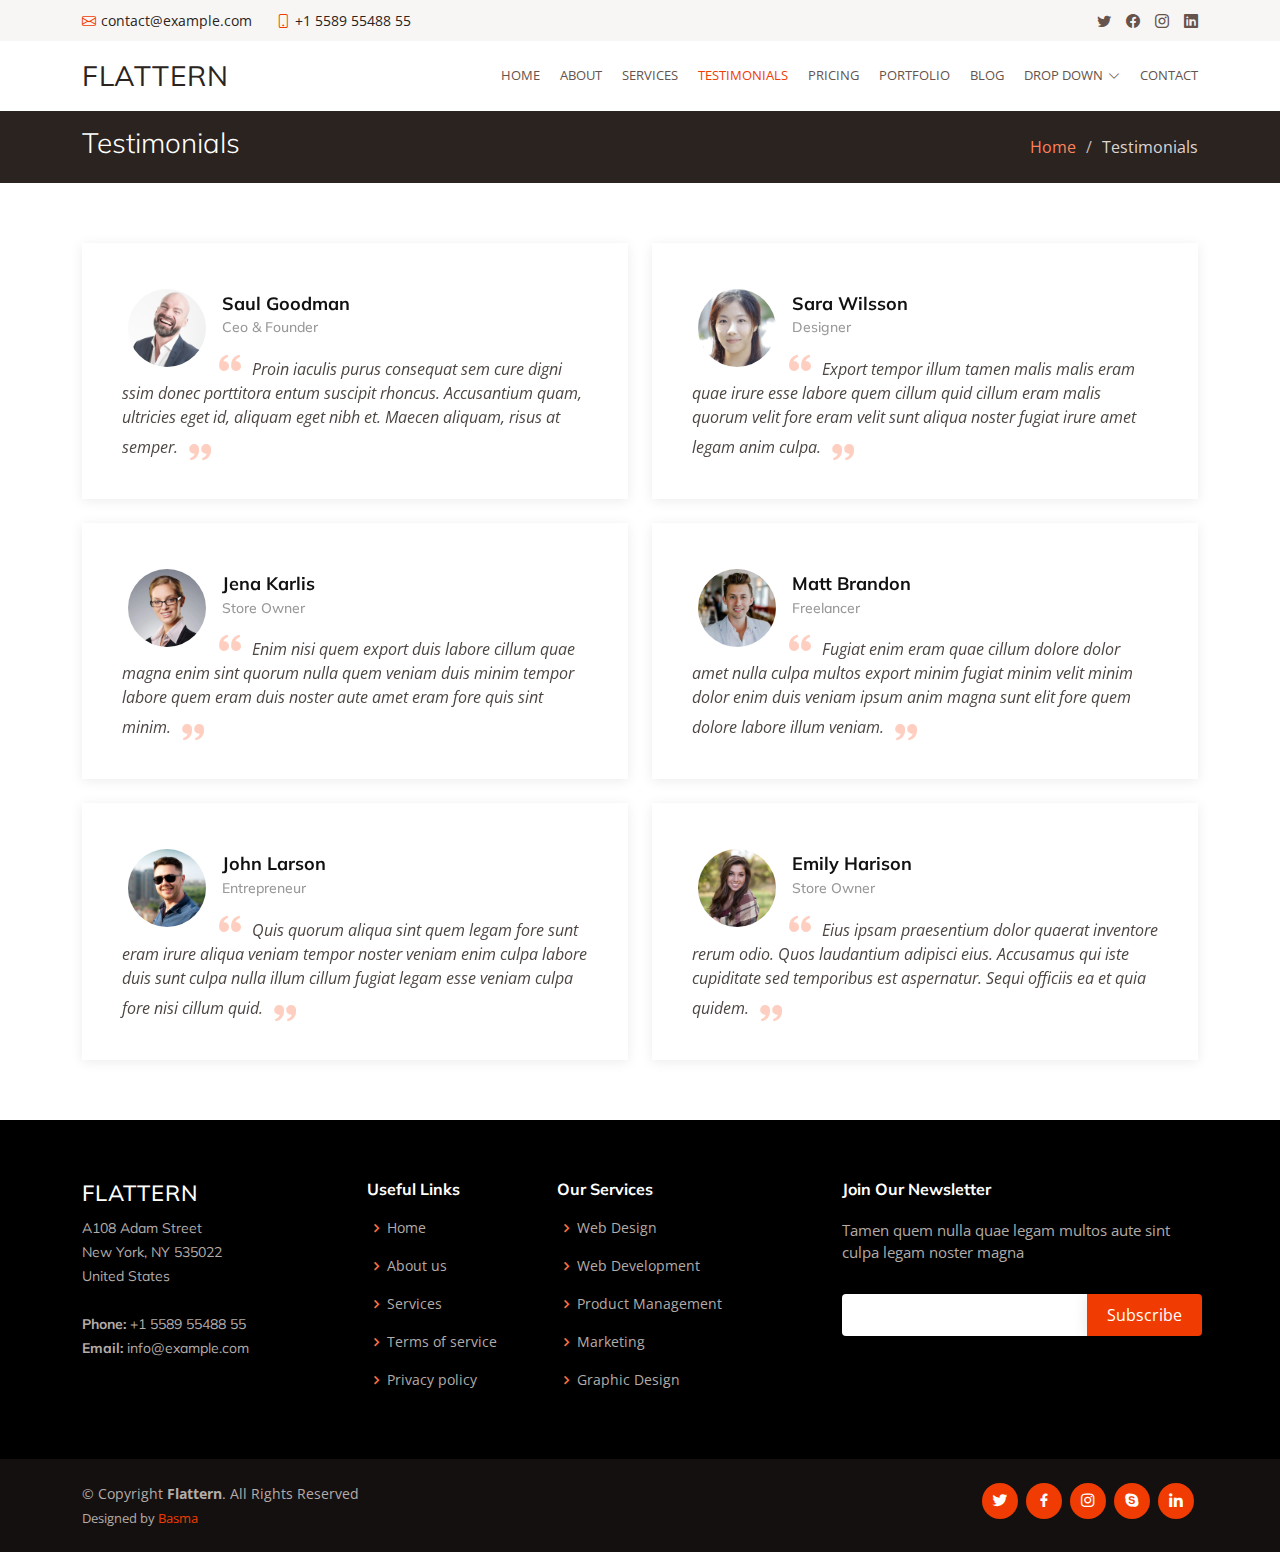
<file: testimonials.html>
<!DOCTYPE html>
<html lang="en">

<head>
  <meta charset="utf-8">
  <meta content="width=device-width, initial-scale=1.0" name="viewport">

  <title>Testimonials - Flattern Bootstrap Template</title>
  <meta content="" name="description">
  <meta content="" name="keywords">

  <!-- Favicons -->
  <link href="assets/img/favicon.png" rel="icon">
  <link href="assets/img/apple-touch-icon.png" rel="apple-touch-icon">

  <!-- Google Fonts -->
  <link href="https://fonts.googleapis.com/css?family=Open+Sans:300,300i,400,400i,600,600i,700,700i|Muli:300,300i,400,400i,500,500i,600,600i,700,700i|Poppins:300,300i,400,400i,500,500i,600,600i,700,700i" rel="stylesheet">

  <!-- Vendor CSS Files -->
  <link href="assets/vendor/animate.css/animate.min.css" rel="stylesheet">
  <link href="assets/vendor/aos/aos.css" rel="stylesheet">
  <link href="assets/vendor/bootstrap/css/bootstrap.min.css" rel="stylesheet">
  <link href="assets/vendor/bootstrap-icons/bootstrap-icons.css" rel="stylesheet">
  <link href="assets/vendor/boxicons/css/boxicons.min.css" rel="stylesheet">
  <link href="assets/vendor/glightbox/css/glightbox.min.css" rel="stylesheet">
  <link href="assets/vendor/swiper/swiper-bundle.min.css" rel="stylesheet">

  <!-- Template Main CSS File -->
  <link href="assets/css/style.css" rel="stylesheet">

  <!-- =======================================================
  * Template Name: Flattern - v4.7.0
  * Template URL: /flattern-multipurpose-bootstrap-template/
  * Author: Basma
  * License: /license/
  ======================================================== -->
</head>

<body>

  <!-- ======= Top Bar ======= -->
  <section id="topbar" class="d-flex align-items-center">
    <div class="container d-flex justify-content-center justify-content-md-between">
      <div class="contact-info d-flex align-items-center">
        <i class="bi bi-envelope d-flex align-items-center"><a href="mailto:contact@example.com">contact@example.com</a></i>
        <i class="bi bi-phone d-flex align-items-center ms-4"><span>+1 5589 55488 55</span></i>
      </div>
      <div class="social-links d-none d-md-flex align-items-center">
        <a href="#" class="twitter"><i class="bi bi-twitter"></i></a>
        <a href="#" class="facebook"><i class="bi bi-facebook"></i></a>
        <a href="#" class="instagram"><i class="bi bi-instagram"></i></a>
        <a href="#" class="linkedin"><i class="bi bi-linkedin"></i></i></a>
      </div>
    </div>
  </section>

  <!-- ======= Header ======= -->
  <header id="header" class="d-flex align-items-center">
    <div class="container d-flex justify-content-between">

      <div class="logo">
        <h1 class="text-light"><a href="index.html">Flattern</a></h1>
        <!-- Uncomment below if you prefer to use an image logo -->
        <!-- <a href="index.html"><img src="assets/img/logo.png" alt="" class="img-fluid"></a>-->
      </div>

      <nav id="navbar" class="navbar">
        <ul>
          <li><a href="index.html">Home</a></li>
          <li><a href="about.html">About</a></li>
          <li><a href="services.html">Services</a></li>
          <li><a class="active" href="testimonials.html">Testimonials</a></li>
          <li><a href="pricing.html">Pricing</a></li>
          <li><a href="portfolio.html">Portfolio</a></li>
          <li><a href="blog.html">Blog</a></li>
          <li class="dropdown"><a href="#"><span>Drop Down</span> <i class="bi bi-chevron-down"></i></a>
            <ul>
              <li><a href="#">Drop Down 1</a></li>
              <li class="dropdown"><a href="#"><span>Deep Drop Down</span> <i class="bi bi-chevron-right"></i></a>
                <ul>
                  <li><a href="#">Deep Drop Down 1</a></li>
                  <li><a href="#">Deep Drop Down 2</a></li>
                  <li><a href="#">Deep Drop Down 3</a></li>
                  <li><a href="#">Deep Drop Down 4</a></li>
                  <li><a href="#">Deep Drop Down 5</a></li>
                </ul>
              </li>
              <li><a href="#">Drop Down 2</a></li>
              <li><a href="#">Drop Down 3</a></li>
              <li><a href="#">Drop Down 4</a></li>
            </ul>
          </li>
          <li><a href="contact.html">Contact</a></li>
        </ul>
        <i class="bi bi-list mobile-nav-toggle"></i>
      </nav><!-- .navbar -->

    </div>
  </header><!-- End Header -->

  <main id="main">

    <!-- ======= Breadcrumbs ======= -->
    <section id="breadcrumbs" class="breadcrumbs">
      <div class="container">

        <div class="d-flex justify-content-between align-items-center">
          <h2>Testimonials</h2>
          <ol>
            <li><a href="index.html">Home</a></li>
            <li>Testimonials</li>
          </ol>
        </div>

      </div>
    </section><!-- End Breadcrumbs -->

    <!-- ======= Testimonials Section ======= -->
    <section id="testimonials" class="testimonials">
      <div class="container">

        <div class="row">

          <div class="col-lg-6" data-aos="fade-up">
            <div class="testimonial-item">
              <img src="assets/img/testimonials/testimonials-1.jpg" class="testimonial-img" alt="">
              <h3>Saul Goodman</h3>
              <h4>Ceo &amp; Founder</h4>
              <p>
                <i class="bx bxs-quote-alt-left quote-icon-left"></i>
                Proin iaculis purus consequat sem cure digni ssim donec porttitora entum suscipit rhoncus. Accusantium quam, ultricies eget id, aliquam eget nibh et. Maecen aliquam, risus at semper.
                <i class="bx bxs-quote-alt-right quote-icon-right"></i>
              </p>
            </div>
          </div>

          <div class="col-lg-6" data-aos="fade-up" data-aos-delay="100">
            <div class="testimonial-item mt-4 mt-lg-0">
              <img src="assets/img/testimonials/testimonials-2.jpg" class="testimonial-img" alt="">
              <h3>Sara Wilsson</h3>
              <h4>Designer</h4>
              <p>
                <i class="bx bxs-quote-alt-left quote-icon-left"></i>
                Export tempor illum tamen malis malis eram quae irure esse labore quem cillum quid cillum eram malis quorum velit fore eram velit sunt aliqua noster fugiat irure amet legam anim culpa.
                <i class="bx bxs-quote-alt-right quote-icon-right"></i>
              </p>
            </div>
          </div>

          <div class="col-lg-6" data-aos="fade-up" data-aos-delay="200">
            <div class="testimonial-item mt-4">
              <img src="assets/img/testimonials/testimonials-3.jpg" class="testimonial-img" alt="">
              <h3>Jena Karlis</h3>
              <h4>Store Owner</h4>
              <p>
                <i class="bx bxs-quote-alt-left quote-icon-left"></i>
                Enim nisi quem export duis labore cillum quae magna enim sint quorum nulla quem veniam duis minim tempor labore quem eram duis noster aute amet eram fore quis sint minim.
                <i class="bx bxs-quote-alt-right quote-icon-right"></i>
              </p>
            </div>
          </div>

          <div class="col-lg-6" data-aos="fade-up" data-aos-delay="300">
            <div class="testimonial-item mt-4">
              <img src="assets/img/testimonials/testimonials-4.jpg" class="testimonial-img" alt="">
              <h3>Matt Brandon</h3>
              <h4>Freelancer</h4>
              <p>
                <i class="bx bxs-quote-alt-left quote-icon-left"></i>
                Fugiat enim eram quae cillum dolore dolor amet nulla culpa multos export minim fugiat minim velit minim dolor enim duis veniam ipsum anim magna sunt elit fore quem dolore labore illum veniam.
                <i class="bx bxs-quote-alt-right quote-icon-right"></i>
              </p>
            </div>
          </div>

          <div class="col-lg-6" data-aos="fade-up" data-aos-delay="400">
            <div class="testimonial-item mt-4">
              <img src="assets/img/testimonials/testimonials-5.jpg" class="testimonial-img" alt="">
              <h3>John Larson</h3>
              <h4>Entrepreneur</h4>
              <p>
                <i class="bx bxs-quote-alt-left quote-icon-left"></i>
                Quis quorum aliqua sint quem legam fore sunt eram irure aliqua veniam tempor noster veniam enim culpa labore duis sunt culpa nulla illum cillum fugiat legam esse veniam culpa fore nisi cillum quid.
                <i class="bx bxs-quote-alt-right quote-icon-right"></i>
              </p>
            </div>
          </div>

          <div class="col-lg-6" data-aos="fade-up" data-aos-delay="500">
            <div class="testimonial-item mt-4">
              <img src="assets/img/testimonials/testimonials-6.jpg" class="testimonial-img" alt="">
              <h3>Emily Harison</h3>
              <h4>Store Owner</h4>
              <p>
                <i class="bx bxs-quote-alt-left quote-icon-left"></i>
                Eius ipsam praesentium dolor quaerat inventore rerum odio. Quos laudantium adipisci eius. Accusamus qui iste cupiditate sed temporibus est aspernatur. Sequi officiis ea et quia quidem.
                <i class="bx bxs-quote-alt-right quote-icon-right"></i>
              </p>
            </div>
          </div>

        </div>

      </div>
    </section><!-- End Testimonials Section -->

  </main><!-- End #main -->

  <!-- ======= Footer ======= -->
  <footer id="footer">

    <div class="footer-top">
      <div class="container">
        <div class="row">

          <div class="col-lg-3 col-md-6 footer-contact">
            <h3>Flattern</h3>
            <p>
              A108 Adam Street <br>
              New York, NY 535022<br>
              United States <br><br>
              <strong>Phone:</strong> +1 5589 55488 55<br>
              <strong>Email:</strong> info@example.com<br>
            </p>
          </div>

          <div class="col-lg-2 col-md-6 footer-links">
            <h4>Useful Links</h4>
            <ul>
              <li><i class="bx bx-chevron-right"></i> <a href="#">Home</a></li>
              <li><i class="bx bx-chevron-right"></i> <a href="#">About us</a></li>
              <li><i class="bx bx-chevron-right"></i> <a href="#">Services</a></li>
              <li><i class="bx bx-chevron-right"></i> <a href="#">Terms of service</a></li>
              <li><i class="bx bx-chevron-right"></i> <a href="#">Privacy policy</a></li>
            </ul>
          </div>

          <div class="col-lg-3 col-md-6 footer-links">
            <h4>Our Services</h4>
            <ul>
              <li><i class="bx bx-chevron-right"></i> <a href="#">Web Design</a></li>
              <li><i class="bx bx-chevron-right"></i> <a href="#">Web Development</a></li>
              <li><i class="bx bx-chevron-right"></i> <a href="#">Product Management</a></li>
              <li><i class="bx bx-chevron-right"></i> <a href="#">Marketing</a></li>
              <li><i class="bx bx-chevron-right"></i> <a href="#">Graphic Design</a></li>
            </ul>
          </div>

          <div class="col-lg-4 col-md-6 footer-newsletter">
            <h4>Join Our Newsletter</h4>
            <p>Tamen quem nulla quae legam multos aute sint culpa legam noster magna</p>
            <form action="" method="post">
              <input type="email" name="email"><input type="submit" value="Subscribe">
            </form>
          </div>

        </div>
      </div>
    </div>

    <div class="container d-md-flex py-4">

      <div class="me-md-auto text-center text-md-start">
        <div class="copyright">
          &copy; Copyright <strong><span>Flattern</span></strong>. All Rights Reserved
        </div>
        <div class="credits">
          <!-- All the links in the footer should remain intact. -->
          <!-- You can delete the links only if you purchased the pro version. -->
          <!-- Licensing information: /license/ -->
          <!-- Purchase the pro version with working PHP/AJAX contact form: /flattern-multipurpose-bootstrap-template/ -->
          Designed by <a href="/">Basma</a>
        </div>
      </div>
      <div class="social-links text-center text-md-right pt-3 pt-md-0">
        <a href="#" class="twitter"><i class="bx bxl-twitter"></i></a>
        <a href="#" class="facebook"><i class="bx bxl-facebook"></i></a>
        <a href="#" class="instagram"><i class="bx bxl-instagram"></i></a>
        <a href="#" class="google-plus"><i class="bx bxl-skype"></i></a>
        <a href="#" class="linkedin"><i class="bx bxl-linkedin"></i></a>
      </div>
    </div>
  </footer><!-- End Footer -->

  <a href="#" class="back-to-top d-flex align-items-center justify-content-center"><i class="bi bi-arrow-up-short"></i></a>

  <!-- Vendor JS Files -->
  <script src="assets/vendor/aos/aos.js"></script>
  <script src="assets/vendor/bootstrap/js/bootstrap.bundle.min.js"></script>
  <script src="assets/vendor/glightbox/js/glightbox.min.js"></script>
  <script src="assets/vendor/isotope-layout/isotope.pkgd.min.js"></script>
  <script src="assets/vendor/swiper/swiper-bundle.min.js"></script>
  <script src="assets/vendor/waypoints/noframework.waypoints.js"></script>
  <script src="assets/vendor/php-email-form/validate.js"></script>

  <!-- Template Main JS File -->
  <script src="assets/js/main.js"></script>

</body>

</html>
</file>
<file: assets/css/style.css>
/**
* Template Name: Flattern - v4.7.0
* Template URL: /flattern-multipurpose-bootstrap-template/
* Author: Basma
* License: /license/
*/

/*--------------------------------------------------------------
# General
--------------------------------------------------------------*/
body {
  font-family: "Open Sans", sans-serif;
  color: #4d4643;
}

a {
  color: #f03c02;
  text-decoration: none;
}

a:hover {
  color: #fd5c28;
  text-decoration: none;
}

h1, h2, h3, h4, h5, h6 {
  font-family: "Muli", sans-serif;
}

/*--------------------------------------------------------------
# Back to top button
--------------------------------------------------------------*/
.back-to-top {
  position: fixed;
  visibility: hidden;
  opacity: 0;
  right: 15px;
  bottom: 15px;
  z-index: 996;
  background: #f03c02;
  width: 40px;
  height: 40px;
  border-radius: 4px;
  transition: all 0.4s;
}
.back-to-top i {
  font-size: 28px;
  color: #fff;
  line-height: 0;
}
.back-to-top:hover {
  background: #fd541e;
  color: #fff;
}
.back-to-top.active {
  visibility: visible;
  opacity: 1;
}

/*--------------------------------------------------------------
# Disable AOS delay on mobile
--------------------------------------------------------------*/
@media screen and (max-width: 768px) {
  [data-aos-delay] {
    transition-delay: 0 !important;
  }
}
/*--------------------------------------------------------------
# Top Bar
--------------------------------------------------------------*/
#topbar {
  background: #f8f6f5;
  padding: 10px 0;
  font-size: 14px;
}
#topbar .contact-info i {
  font-style: normal;
  color: #f03c02;
}
#topbar .contact-info i a, #topbar .contact-info i span {
  padding-left: 5px;
  color: #2b2320;
}
#topbar .contact-info i a {
  line-height: 0;
  transition: 0.3s;
}
#topbar .contact-info i a:hover {
  color: #f03c02;
}
#topbar .social-links a {
  color: #65534c;
  line-height: 0;
  transition: 0.3s;
  margin-left: 15px;
}
#topbar .social-links a:hover {
  color: #f03c02;
}

/*--------------------------------------------------------------
# Header
--------------------------------------------------------------*/
#header {
  height: 70px;
  transition: all 0.5s;
  z-index: 997;
  transition: all 0.5s;
  background: #fff;
}
#header.fixed-top {
  box-shadow: 0px 0px 20px 0px rgba(0, 0, 0, 0.1);
}
#header .logo h1 {
  font-size: 28px;
  margin: 0;
  padding: 10px 0;
  line-height: 1;
  font-weight: 400;
  letter-spacing: 1px;
  text-transform: uppercase;
}
#header .logo h1 a, #header .logo h1 a:hover {
  color: #2b2320;
  text-decoration: none;
}
#header .logo img {
  padding: 0;
  margin: 0;
  max-height: 40px;
}

.scrolled-offset {
  margin-top: 70px;
}

/*--------------------------------------------------------------
# Navigation Menu
--------------------------------------------------------------*/
/**
* Desktop Navigation 
*/
.navbar {
  padding: 0;
}
.navbar ul {
  margin: 0;
  padding: 0;
  display: flex;
  list-style: none;
  align-items: center;
}
.navbar li {
  position: relative;
}
.navbar a, .navbar a:focus {
  display: flex;
  align-items: center;
  justify-content: space-between;
  padding: 10px 0 10px 20px;
  font-size: 13px;
  color: #65534c;
  white-space: nowrap;
  text-transform: uppercase;
  transition: 0.3s;
}
.navbar a i, .navbar a:focus i {
  font-size: 12px;
  line-height: 0;
  margin-left: 5px;
}
.navbar a:hover, .navbar .active, .navbar .active:focus, .navbar li:hover > a {
  color: #f03c02;
}
.navbar .getstarted, .navbar .getstarted:focus {
  background: #f03c02;
  padding: 8px 20px;
  margin-left: 30px;
  border-radius: 4px;
  color: #fff;
}
.navbar .getstarted:hover, .navbar .getstarted:focus:hover {
  color: #fff;
  background: #fd490f;
}
.navbar .dropdown ul {
  display: block;
  position: absolute;
  left: 14px;
  top: calc(100% + 30px);
  margin: 0;
  padding: 10px 0;
  z-index: 99;
  opacity: 0;
  visibility: hidden;
  background: #fff;
  box-shadow: 0px 0px 30px rgba(127, 137, 161, 0.25);
  transition: 0.3s;
}
.navbar .dropdown ul li {
  min-width: 200px;
}
.navbar .dropdown ul a {
  padding: 10px 20px;
  font-size: 13px;
  text-transform: none;
  font-weight: 500;
  color: #581601;
}
.navbar .dropdown ul a i {
  font-size: 12px;
}
.navbar .dropdown ul a:hover, .navbar .dropdown ul .active:hover, .navbar .dropdown ul li:hover > a {
  color: #f03c02;
}
.navbar .dropdown:hover > ul {
  opacity: 1;
  top: 100%;
  visibility: visible;
}
.navbar .dropdown .dropdown ul {
  top: 0;
  left: calc(100% - 30px);
  visibility: hidden;
}
.navbar .dropdown .dropdown:hover > ul {
  opacity: 1;
  top: 0;
  left: 100%;
  visibility: visible;
}
@media (max-width: 1366px) {
  .navbar .dropdown .dropdown ul {
    left: -90%;
  }
  .navbar .dropdown .dropdown:hover > ul {
    left: -100%;
  }
}

/**
* Mobile Navigation 
*/
.mobile-nav-toggle {
  color: #2b2320;
  font-size: 28px;
  cursor: pointer;
  display: none;
  line-height: 0;
  transition: 0.5s;
}
.mobile-nav-toggle.bi-x {
  color: #fff;
}

@media (max-width: 991px) {
  .mobile-nav-toggle {
    display: block;
  }

  .navbar ul {
    display: none;
  }
}
.navbar-mobile {
  position: fixed;
  overflow: hidden;
  top: 0;
  right: 0;
  left: 0;
  bottom: 0;
  background: rgba(14, 11, 10, 0.9);
  transition: 0.3s;
  z-index: 999;
}
.navbar-mobile .mobile-nav-toggle {
  position: absolute;
  top: 15px;
  right: 15px;
}
.navbar-mobile ul {
  display: block;
  position: absolute;
  top: 55px;
  right: 15px;
  bottom: 15px;
  left: 15px;
  padding: 10px 0;
  background-color: #fff;
  overflow-y: auto;
  transition: 0.3s;
}
.navbar-mobile a, .navbar-mobile a:focus {
  padding: 10px 20px;
  font-size: 15px;
  color: #581601;
}
.navbar-mobile a:hover, .navbar-mobile .active, .navbar-mobile li:hover > a {
  color: #f03c02;
}
.navbar-mobile .getstarted, .navbar-mobile .getstarted:focus {
  margin: 15px;
}
.navbar-mobile .dropdown ul {
  position: static;
  display: none;
  margin: 10px 20px;
  padding: 10px 0;
  z-index: 99;
  opacity: 1;
  visibility: visible;
  background: #fff;
  box-shadow: 0px 0px 30px rgba(127, 137, 161, 0.25);
}
.navbar-mobile .dropdown ul li {
  min-width: 200px;
}
.navbar-mobile .dropdown ul a {
  padding: 10px 20px;
}
.navbar-mobile .dropdown ul a i {
  font-size: 12px;
}
.navbar-mobile .dropdown ul a:hover, .navbar-mobile .dropdown ul .active:hover, .navbar-mobile .dropdown ul li:hover > a {
  color: #f03c02;
}
.navbar-mobile .dropdown > .dropdown-active {
  display: block;
}

/*--------------------------------------------------------------
# Hero Section
--------------------------------------------------------------*/
#hero {
  width: 100%;
  height: 70vh;
  overflow: hidden;
  position: relative;
  padding: 0;
}
#hero .carousel, #hero .carousel-inner, #hero .carousel-item, #hero .carousel-item::before {
  background-size: cover;
  background-position: center;
  background-repeat: no-repeat;
  position: absolute;
  top: 0;
  right: 0;
  left: 0;
  bottom: 0;
}
#hero .carousel-container {
  display: flex;
  align-items: flex-end;
  justify-content: center;
  position: absolute;
  bottom: 60px;
  top: 110px;
  left: 50px;
  right: 50px;
}
#hero .carousel-content {
  background: rgba(28, 23, 21, 0.7);
  padding: 20px;
  color: #fff;
  -webkit-animation-duration: 0.5s;
  animation-duration: 0.5s;
  border-top: 5px solid #f03c02;
}
#hero .carousel-content h2 {
  color: #fff;
  margin-bottom: 30px;
  font-size: 28px;
  font-weight: 700;
}
#hero .btn-get-started {
  font-family: "Muli", sans-serif;
  font-weight: 500;
  font-size: 14px;
  letter-spacing: 1px;
  display: inline-block;
  padding: 12px 32px;
  border-radius: 4px;
  transition: 0.5s;
  line-height: 1;
  margin: 10px;
  color: #fff;
  -webkit-animation-delay: 0.8s;
  animation-delay: 0.8s;
  border: 2px solid #f03c02;
}
#hero .btn-get-started:hover {
  background: #f03c02;
  color: #fff;
  text-decoration: none;
}
#hero .carousel-inner .carousel-item {
  transition-property: opacity;
}
#hero .carousel-inner .carousel-item,
#hero .carousel-inner .active.carousel-item-start,
#hero .carousel-inner .active.carousel-item-end {
  opacity: 0;
}
#hero .carousel-inner .active,
#hero .carousel-inner .carousel-item-next.carousel-item-start,
#hero .carousel-inner .carousel-item-prev.carousel-item-end {
  opacity: 1;
  transition: 0.5s;
}
#hero .carousel-inner .carousel-item-next,
#hero .carousel-inner .carousel-item-prev,
#hero .carousel-inner .active.carousel-item-start,
#hero .carousel-inner .active.carousel-item-end {
  left: 0;
  transform: translate3d(0, 0, 0);
}
#hero .carousel-control-prev, #hero .carousel-control-next {
  width: 10%;
}
#hero .carousel-control-next-icon, #hero .carousel-control-prev-icon {
  background: none;
  font-size: 48px;
  line-height: 1;
  width: auto;
  height: auto;
}
#hero .carousel-indicators li {
  cursor: pointer;
}
@media (min-width: 1024px) {
  #hero .carousel-content {
    width: 60%;
  }
  #hero .carousel-control-prev, #hero .carousel-control-next {
    width: 5%;
  }
}
@media (max-width: 992px) {
  #hero {
    height: calc(100vh - 70px);
  }
  #hero .carousel-content h2 {
    margin-bottom: 15px;
    font-size: 22px;
  }
  #hero .carousel-content p {
    font-size: 15px;
  }
}
@media (max-height: 500px) {
  #hero {
    height: 120vh;
  }
}

/*--------------------------------------------------------------
# Sections General
--------------------------------------------------------------*/
section {
  padding: 60px 0;
  overflow: hidden;
}

.section-bg {
  background-color: #f6f3f2;
}

.section-title {
  padding-bottom: 30px;
  text-align: center;
}
.section-title h2 {
  font-size: 28px;
  font-weight: 300;
  margin-bottom: 20px;
  padding-bottom: 0;
  color: #65534c;
}
.section-title h2 strong {
  font-weight: 700;
}
.section-title p {
  margin-bottom: 0;
}

/*--------------------------------------------------------------
# Breadcrumbs
--------------------------------------------------------------*/
.breadcrumbs {
  padding: 15px 0;
  background: #2b2320;
  min-height: 40px;
}
.breadcrumbs h2 {
  font-size: 28px;
  font-weight: 300;
  color: #fff;
}
.breadcrumbs ol {
  display: flex;
  flex-wrap: wrap;
  list-style: none;
  padding: 0;
  margin: 0;
  color: #ded5d2;
}
.breadcrumbs ol a {
  color: #fe825a;
}
.breadcrumbs ol li + li {
  padding-left: 10px;
}
.breadcrumbs ol li + li::before {
  display: inline-block;
  padding-right: 10px;
  color: #c8bab5;
  content: "/";
}
@media (max-width: 768px) {
  .breadcrumbs .d-flex {
    display: block !important;
  }
  .breadcrumbs ol {
    display: block;
  }
  .breadcrumbs ol li {
    display: inline-block;
  }
}

/*--------------------------------------------------------------
# Cta
--------------------------------------------------------------*/
.cta {
  background: #f3f1f0;
  padding: 60px 0;
  color: #574741;
}
.cta h3 {
  font-size: 28px;
  font-weight: 700;
}
.cta h3 span {
  color: #f03c02;
}
.cta p {
  padding: 0;
  margin: 0;
}
.cta .cta-btn {
  font-family: "Poppins", sans-serif;
  text-transform: uppercase;
  font-weight: 500;
  font-size: 14px;
  letter-spacing: 1px;
  display: inline-block;
  padding: 10px 25px;
  border-radius: 2px;
  transition: 0.4s;
  margin: 10px;
  border-radius: 4px;
  border: 2px solid #f03c02;
  color: #f03c02;
  background: #fff;
}
.cta .cta-btn:hover {
  background: #f03c02;
  color: #fff;
}
@media (max-width: 1024px) {
  .cta {
    background-attachment: scroll;
  }
}
@media (min-width: 769px) {
  .cta .cta-btn-container {
    display: flex;
    align-items: center;
    justify-content: flex-end;
  }
}

/*--------------------------------------------------------------
# Services
--------------------------------------------------------------*/
.services .icon-box {
  padding: 50px 20px;
  margin-top: 35px;
  margin-bottom: 25px;
  text-align: center;
  border: 1px solid #ebe6e4;
  height: 200px;
  position: relative;
  background: #faf9f8;
}
.services .icon {
  position: absolute;
  top: -36px;
  left: calc(50% - 36px);
  transition: 0.2s;
  border-radius: 50%;
  border: 6px solid #fff;
  display: flex;
  justify-content: center;
  align-items: center;
  text-align: center;
  width: 72px;
  height: 72px;
  background: #f03c02;
}
.services .icon i {
  color: #fff;
  font-size: 24px;
  line-height: 0;
}
.services .title {
  font-weight: 700;
  margin-bottom: 15px;
  font-size: 18px;
  text-transform: uppercase;
}
.services .title a {
  color: #343a40;
}
.services .icon-box:hover .icon {
  background: #fff;
  border: 2px solid #f03c02;
}
.services .icon-box:hover .icon i {
  color: #f03c02;
}
.services .icon-box:hover .title a {
  color: #f03c02;
}
.services .description {
  line-height: 24px;
  font-size: 14px;
}

/*--------------------------------------------------------------
# Portfolio
--------------------------------------------------------------*/
.portfolio #portfolio-flters {
  padding: 0;
  margin: 0 auto 50px auto;
  list-style: none;
  text-align: center;
}
.portfolio #portfolio-flters li {
  cursor: pointer;
  display: inline-block;
  padding: 8px 20px 10px 20px;
  font-size: 14px;
  font-weight: 400;
  line-height: 1;
  text-transform: uppercase;
  color: #4d4643;
  transition: all 0.3s;
  border-radius: 50px;
}
.portfolio #portfolio-flters li:hover, .portfolio #portfolio-flters li.filter-active {
  color: #fff;
  background: #f03c02;
}
.portfolio #portfolio-flters li:last-child {
  margin-right: 0;
}
.portfolio .portfolio-item {
  margin-bottom: 30px;
}
.portfolio .portfolio-item .portfolio-info {
  opacity: 0;
  position: absolute;
  left: 30px;
  right: 30px;
  bottom: 0;
  z-index: 3;
  transition: all ease-in-out 0.3s;
  background: rgba(255, 255, 255, 0.9);
  padding: 15px;
}
.portfolio .portfolio-item .portfolio-info h4 {
  font-size: 18px;
  color: #fff;
  font-weight: 600;
  color: #2b2320;
}
.portfolio .portfolio-item .portfolio-info p {
  color: #65534c;
  font-size: 14px;
  margin-bottom: 0;
}
.portfolio .portfolio-item .portfolio-info .preview-link, .portfolio .portfolio-item .portfolio-info .details-link {
  position: absolute;
  right: 40px;
  font-size: 24px;
  top: calc(50% - 18px);
  color: #483b36;
}
.portfolio .portfolio-item .portfolio-info .preview-link:hover, .portfolio .portfolio-item .portfolio-info .details-link:hover {
  color: #f03c02;
}
.portfolio .portfolio-item .portfolio-info .details-link {
  right: 10px;
}
.portfolio .portfolio-item .portfolio-links {
  opacity: 0;
  left: 0;
  right: 0;
  text-align: center;
  z-index: 3;
  position: absolute;
  transition: all ease-in-out 0.3s;
}
.portfolio .portfolio-item .portfolio-links a {
  color: #fff;
  margin: 0 2px;
  font-size: 28px;
  display: inline-block;
  transition: 0.3s;
}
.portfolio .portfolio-item .portfolio-links a:hover {
  color: #fe825a;
}
.portfolio .portfolio-item:hover .portfolio-info {
  opacity: 1;
  bottom: 20px;
}

/*--------------------------------------------------------------
# Portfolio Details
--------------------------------------------------------------*/
.portfolio-details {
  padding-top: 40px;
}
.portfolio-details .portfolio-details-slider img {
  width: 100%;
}
.portfolio-details .portfolio-details-slider .swiper-pagination {
  margin-top: 20px;
  position: relative;
}
.portfolio-details .portfolio-details-slider .swiper-pagination .swiper-pagination-bullet {
  width: 12px;
  height: 12px;
  background-color: #fff;
  opacity: 1;
  border: 1px solid #f03c02;
}
.portfolio-details .portfolio-details-slider .swiper-pagination .swiper-pagination-bullet-active {
  background-color: #f03c02;
}
.portfolio-details .portfolio-info {
  padding: 30px;
  box-shadow: 0px 0 30px rgba(43, 35, 32, 0.08);
}
.portfolio-details .portfolio-info h3 {
  font-size: 22px;
  font-weight: 700;
  margin-bottom: 20px;
  padding-bottom: 20px;
  border-bottom: 1px solid #eee;
}
.portfolio-details .portfolio-info ul {
  list-style: none;
  padding: 0;
  font-size: 15px;
}
.portfolio-details .portfolio-info ul li + li {
  margin-top: 10px;
}
.portfolio-details .portfolio-description {
  padding-top: 30px;
}
.portfolio-details .portfolio-description h2 {
  font-size: 26px;
  font-weight: 700;
  margin-bottom: 20px;
}
.portfolio-details .portfolio-description p {
  padding: 0;
}

/*--------------------------------------------------------------
# Clients
--------------------------------------------------------------*/
.clients .clients-wrap {
  border-top: 1px solid #f1eeed;
  border-left: 1px solid #f1eeed;
}
.clients .client-logo {
  padding: 20px;
  display: flex;
  justify-content: center;
  align-items: center;
  border-right: 1px solid #f1eeed;
  border-bottom: 1px solid #f1eeed;
  overflow: hidden;
  background: #fff;
  height: 100px;
}
.clients .client-logo img {
  transition: all 0.3s ease-in-out;
  height: 36px;
  filter: grayscale(100%);
}
.clients .client-logo:hover img {
  filter: none;
  transform: scale(1.1);
}

/*--------------------------------------------------------------
# About Us
--------------------------------------------------------------*/
.about-us .content {
  padding: 30px 0;
}
.about-us .content h3 {
  font-weight: 700;
  font-size: 34px;
}
.about-us .content p {
  margin-bottom: 0;
}
.about-us .content .icon-box {
  margin-top: 25px;
}
.about-us .content .icon-box h4 {
  font-size: 20px;
  font-weight: 700;
  margin: 5px 0 10px 60px;
}
.about-us .content .icon-box i {
  font-size: 48px;
  float: left;
  color: #f03c02;
}
.about-us .content .icon-box p {
  font-size: 15px;
  color: #90847f;
  margin-left: 60px;
}
.about-us .image {
  background: url("../img/about.jpg") center center no-repeat;
  background-size: cover;
  min-height: 400px;
}
@media (max-width: 991px) {
  .about-us .image {
    text-align: center;
  }
  .about-us .image img {
    max-width: 80%;
  }
}
@media (max-width: 667px) {
  .about-us .image img {
    max-width: 100%;
  }
}

/*--------------------------------------------------------------
# Our Team
--------------------------------------------------------------*/
.team .member {
  margin-bottom: 20px;
  overflow: hidden;
  text-align: center;
  border-radius: 5px;
  background: #fff;
  box-shadow: 0px 2px 15px rgba(0, 0, 0, 0.1);
}
.team .member .member-img {
  position: relative;
  overflow: hidden;
}
.team .member .social {
  position: absolute;
  left: 0;
  bottom: 0;
  right: 0;
  height: 40px;
  opacity: 0;
  transition: ease-in-out 0.3s;
  background: rgba(255, 255, 255, 0.85);
  display: flex;
  align-items: center;
  justify-content: center;
}
.team .member .social a {
  transition: color 0.3s;
  color: #2b2320;
  margin: 0 10px;
  display: inline-flex;
  align-items: center;
  justify-content: center;
}
.team .member .social a:hover {
  color: #f03c02;
}
.team .member .social i {
  font-size: 18px;
  line-height: 0;
}
.team .member .member-info {
  padding: 25px 15px;
}
.team .member .member-info h4 {
  font-weight: 700;
  margin-bottom: 5px;
  font-size: 18px;
  color: #2b2320;
}
.team .member .member-info span {
  display: block;
  font-size: 13px;
  font-weight: 400;
  color: #b4aca8;
}
.team .member .member-info p {
  font-style: italic;
  font-size: 14px;
  line-height: 26px;
  color: #847872;
}
.team .member:hover .social {
  opacity: 1;
}

/*--------------------------------------------------------------
# Our Skills
--------------------------------------------------------------*/
.skills .progress {
  height: 50px;
  display: block;
  background: none;
}
.skills .progress .skill {
  padding: 0;
  margin: 0 0 6px 0;
  text-transform: uppercase;
  display: block;
  font-weight: 600;
  font-family: "Poppins", sans-serif;
  color: #2b2320;
}
.skills .progress .skill .val {
  float: right;
  font-style: normal;
}
.skills .progress-bar-wrap {
  background: #ded5d2;
}
.skills .progress-bar {
  width: 1px;
  height: 10px;
  transition: 0.9s;
  background-color: #f03c02;
}

/*--------------------------------------------------------------
# Features
--------------------------------------------------------------*/
.features {
  padding-top: 0;
}
.features .nav-tabs {
  border: 0;
}
.features .nav-link {
  border: 0;
  padding: 25px 20px;
  transition: 0.3s;
  color: #2b2320;
}
.features .nav-link:hover {
  color: #f03c02;
}
.features .nav-link h4 {
  font-size: 18px;
  font-weight: 600;
}
.features .nav-link p {
  font-size: 14px;
  margin-bottom: 0;
}
.features .nav-link.active {
  box-shadow: 0px 0 15px rgba(0, 0, 0, 0.12);
  color: #f03c02;
}
.features .tab-pane.active {
  -webkit-animation: slide-down 0.5s ease-out;
  animation: slide-down 0.5s ease-out;
}
@-webkit-keyframes slide-down {
  0% {
    opacity: 0;
  }
  100% {
    opacity: 1;
  }
}
@keyframes slide-down {
  0% {
    opacity: 0;
  }
  100% {
    opacity: 1;
  }
}

/*--------------------------------------------------------------
# Pricing
--------------------------------------------------------------*/
.pricing .box {
  padding: 20px;
  background: #f3f1f0;
  text-align: center;
  border-radius: 8px;
  position: relative;
  overflow: hidden;
}
.pricing h3 {
  font-weight: 400;
  padding: 15px;
  font-size: 18px;
  text-transform: uppercase;
  font-weight: 600;
  color: #2b2320;
}
.pricing h4 {
  font-size: 42px;
  color: #f03c02;
  font-weight: 500;
  font-family: "Open Sans", sans-serif;
  margin-bottom: 20px;
}
.pricing h4 sup {
  font-size: 20px;
  top: -15px;
  left: -3px;
}
.pricing h4 span {
  color: #bababa;
  font-size: 16px;
  font-weight: 300;
}
.pricing ul {
  padding: 0;
  list-style: none;
  color: #2b2320;
  text-align: center;
  line-height: 20px;
  font-size: 14px;
}
.pricing ul li {
  padding-bottom: 16px;
}
.pricing ul .na {
  color: #ccc;
  text-decoration: line-through;
}
.pricing .btn-wrap {
  padding: 15px;
  text-align: center;
}
.pricing .btn-buy {
  color: #9c847b;
  border: 2px solid #e9e3e1;
  display: inline-block;
  padding: 10px 40px 12px 40px;
  border-radius: 4px;
  transition: none;
  font-size: 14px;
  font-weight: 400;
  font-family: "Muli", sans-serif;
  font-weight: 600;
  transition: 0.3s;
}
.pricing .btn-buy:hover {
  color: #f03c02;
  border-color: #f03c02;
}
.pricing .featured {
  background: #fd5c28;
  box-shadow: none;
}
.pricing .featured h3, .pricing .featured h4, .pricing .featured h4 span, .pricing .featured ul, .pricing .featured ul .na {
  color: #fff;
}
.pricing .featured .btn-wrap {
  padding: 15px;
  text-align: center;
}
.pricing .featured .btn-buy {
  color: #fff;
  border-color: rgba(255, 255, 255, 0.5);
}
.pricing .featured .btn-buy:hover {
  color: #f03c02;
  background: #fff;
  border-color: #fff;
}

/*--------------------------------------------------------------
# Cta Pricing
--------------------------------------------------------------*/
.cta-pricing {
  background: #f3f1f0;
  color: #65534c;
}
.cta-pricing h3 {
  font-size: 28px;
  font-weight: 700;
}
.cta-pricing .cta-btn {
  font-family: "Poppins", sans-serif;
  text-transform: uppercase;
  font-weight: 500;
  font-size: 14px;
  letter-spacing: 1px;
  display: inline-block;
  padding: 10px 25px;
  border-radius: 2px;
  transition: 0.4s;
  margin: 10px;
  border-radius: 4px;
  border: 2px solid #f03c02;
  color: #f03c02;
  background: #fff;
}
.cta-pricing .cta-btn:hover {
  background: #f03c02;
  color: #fff;
}

/*--------------------------------------------------------------
# Testimonials
--------------------------------------------------------------*/
.testimonials .testimonials-carousel, .testimonials .testimonials-slider {
  overflow: hidden;
}
.testimonials .testimonial-item {
  box-sizing: content-box;
  padding: 40px;
  box-shadow: 0px 2px 12px rgba(0, 0, 0, 0.08);
  position: relative;
  background: #fff;
}
.testimonials .testimonial-item .testimonial-img {
  width: 90px;
  border-radius: 50px;
  border: 6px solid #fff;
  float: left;
  margin: 0 10px 0 0;
}
.testimonials .testimonial-item h3 {
  font-size: 18px;
  font-weight: bold;
  margin: 10px 0 5px 0;
  color: #111;
}
.testimonials .testimonial-item h4 {
  font-size: 14px;
  color: #999;
  margin: 0;
}
.testimonials .testimonial-item .quote-icon-left, .testimonials .testimonial-item .quote-icon-right {
  color: #fecfc0;
  font-size: 26px;
}
.testimonials .testimonial-item .quote-icon-left {
  display: inline-block;
  left: -5px;
  position: relative;
}
.testimonials .testimonial-item .quote-icon-right {
  display: inline-block;
  right: -5px;
  position: relative;
  top: 10px;
}
.testimonials .testimonial-item p {
  font-style: italic;
  margin: 15px 0 0 0;
  padding: 0;
}

/*--------------------------------------------------------------
# Contact
--------------------------------------------------------------*/
.contact .info-wrap {
  box-shadow: 0px 2px 15px rgba(0, 0, 0, 0.1);
  padding: 30px;
}
.contact .info {
  background: #fff;
}
.contact .info i {
  font-size: 20px;
  color: #f03c02;
  float: left;
  width: 44px;
  height: 44px;
  background: #ffeee8;
  display: flex;
  justify-content: center;
  align-items: center;
  border-radius: 50px;
  transition: all 0.3s ease-in-out;
}
.contact .info h4 {
  padding: 0 0 0 60px;
  font-size: 22px;
  font-weight: 600;
  margin-bottom: 5px;
  color: #2b2320;
}
.contact .info p {
  padding: 0 0 0 60px;
  margin-bottom: 0;
  font-size: 14px;
  color: #65534c;
}
.contact .info:hover i {
  background: #f03c02;
  color: #fff;
}
.contact .php-email-form {
  width: 100%;
  box-shadow: 0 0 24px 0 rgba(0, 0, 0, 0.12);
  padding: 30px;
  background: #fff;
}
.contact .php-email-form .form-group {
  padding-bottom: 8px;
}
.contact .php-email-form .error-message {
  display: none;
  color: #fff;
  background: #ed3c0d;
  text-align: left;
  padding: 15px;
  font-weight: 600;
}
.contact .php-email-form .error-message br + br {
  margin-top: 25px;
}
.contact .php-email-form .sent-message {
  display: none;
  color: #fff;
  background: #18d26e;
  text-align: center;
  padding: 15px;
  font-weight: 600;
}
.contact .php-email-form .loading {
  display: none;
  background: #fff;
  text-align: center;
  padding: 15px;
}
.contact .php-email-form .loading:before {
  content: "";
  display: inline-block;
  border-radius: 50%;
  width: 24px;
  height: 24px;
  margin: 0 10px -6px 0;
  border: 3px solid #18d26e;
  border-top-color: #eee;
  -webkit-animation: animate-loading 1s linear infinite;
  animation: animate-loading 1s linear infinite;
}
.contact .php-email-form input, .contact .php-email-form textarea {
  border-radius: 0;
  box-shadow: none;
  font-size: 14px;
}
.contact .php-email-form input {
  height: 44px;
}
.contact .php-email-form textarea {
  padding: 10px 12px;
}
.contact .php-email-form button[type=submit] {
  background: #f03c02;
  border: 0;
  padding: 10px 24px;
  color: #fff;
  transition: 0.4s;
  border-radius: 4px;
}
.contact .php-email-form button[type=submit]:hover {
  background: #fd5c28;
}
@-webkit-keyframes animate-loading {
  0% {
    transform: rotate(0deg);
  }
  100% {
    transform: rotate(360deg);
  }
}
@keyframes animate-loading {
  0% {
    transform: rotate(0deg);
  }
  100% {
    transform: rotate(360deg);
  }
}

/*--------------------------------------------------------------
# Blog
--------------------------------------------------------------*/
.blog {
  padding: 40px 0 20px 0;
}
.blog .entry {
  padding: 30px;
  margin-bottom: 60px;
  box-shadow: 0 4px 16px rgba(0, 0, 0, 0.1);
}
.blog .entry .entry-img {
  max-height: 440px;
  margin: -30px -30px 20px -30px;
  overflow: hidden;
}
.blog .entry .entry-title {
  font-size: 28px;
  font-weight: bold;
  padding: 0;
  margin: 0 0 20px 0;
}
.blog .entry .entry-title a {
  color: #2b2320;
  transition: 0.3s;
}
.blog .entry .entry-title a:hover {
  color: #f03c02;
}
.blog .entry .entry-meta {
  margin-bottom: 15px;
  color: #9c847b;
}
.blog .entry .entry-meta ul {
  display: flex;
  flex-wrap: wrap;
  list-style: none;
  align-items: center;
  padding: 0;
  margin: 0;
}
.blog .entry .entry-meta ul li + li {
  padding-left: 20px;
}
.blog .entry .entry-meta i {
  font-size: 16px;
  margin-right: 8px;
  line-height: 0;
}
.blog .entry .entry-meta a {
  color: #847872;
  font-size: 14px;
  display: inline-block;
  line-height: 1;
}
.blog .entry .entry-content p {
  line-height: 24px;
}
.blog .entry .entry-content .read-more {
  -moz-text-align-last: right;
  text-align-last: right;
}
.blog .entry .entry-content .read-more a {
  display: inline-block;
  background: #f03c02;
  color: #fff;
  padding: 6px 20px;
  transition: 0.3s;
  font-size: 14px;
  border-radius: 4px;
}
.blog .entry .entry-content .read-more a:hover {
  background: #fd490f;
}
.blog .entry .entry-content h3 {
  font-size: 22px;
  margin-top: 30px;
  font-weight: bold;
}
.blog .entry .entry-content blockquote {
  overflow: hidden;
  background-color: #fafafa;
  padding: 60px;
  position: relative;
  text-align: center;
  margin: 20px 0;
}
.blog .entry .entry-content blockquote p {
  color: #4d4643;
  line-height: 1.6;
  margin-bottom: 0;
  font-style: italic;
  font-weight: 500;
  font-size: 22px;
}
.blog .entry .entry-content blockquote::after {
  content: "";
  position: absolute;
  left: 0;
  top: 0;
  bottom: 0;
  width: 3px;
  background-color: #2b2320;
  margin-top: 20px;
  margin-bottom: 20px;
}
.blog .entry .entry-footer {
  padding-top: 10px;
  border-top: 1px solid #e6e6e6;
}
.blog .entry .entry-footer i {
  color: #836a61;
  display: inline;
}
.blog .entry .entry-footer a {
  color: #3a2f2b;
  transition: 0.3s;
}
.blog .entry .entry-footer a:hover {
  color: #f03c02;
}
.blog .entry .entry-footer .cats {
  list-style: none;
  display: inline;
  padding: 0 20px 0 0;
  font-size: 14px;
}
.blog .entry .entry-footer .cats li {
  display: inline-block;
}
.blog .entry .entry-footer .tags {
  list-style: none;
  display: inline;
  padding: 0;
  font-size: 14px;
}
.blog .entry .entry-footer .tags li {
  display: inline-block;
}
.blog .entry .entry-footer .tags li + li::before {
  padding-right: 6px;
  color: #6c757d;
  content: ",";
}
.blog .entry .entry-footer .share {
  font-size: 16px;
}
.blog .entry .entry-footer .share i {
  padding-left: 5px;
}
.blog .entry-single {
  margin-bottom: 30px;
}
.blog .blog-author {
  padding: 20px;
  margin-bottom: 30px;
  box-shadow: 0 4px 16px rgba(0, 0, 0, 0.1);
}
.blog .blog-author img {
  width: 120px;
  margin-right: 20px;
}
.blog .blog-author h4 {
  font-weight: 600;
  font-size: 22px;
  margin-bottom: 0px;
  padding: 0;
  color: #2b2320;
}
.blog .blog-author .social-links {
  margin: 0 10px 10px 0;
}
.blog .blog-author .social-links a {
  color: rgba(43, 35, 32, 0.5);
  margin-right: 5px;
}
.blog .blog-author p {
  font-style: italic;
  color: #bfb9b6;
}
.blog .blog-comments {
  margin-bottom: 30px;
}
.blog .blog-comments .comments-count {
  font-weight: bold;
}
.blog .blog-comments .comment {
  margin-top: 30px;
  position: relative;
}
.blog .blog-comments .comment .comment-img {
  margin-right: 14px;
}
.blog .blog-comments .comment .comment-img img {
  width: 60px;
}
.blog .blog-comments .comment h5 {
  font-size: 16px;
  margin-bottom: 2px;
}
.blog .blog-comments .comment h5 a {
  font-weight: bold;
  color: #4d4643;
  transition: 0.3s;
}
.blog .blog-comments .comment h5 a:hover {
  color: #f03c02;
}
.blog .blog-comments .comment h5 .reply {
  padding-left: 10px;
  color: #2b2320;
}
.blog .blog-comments .comment h5 .reply i {
  font-size: 20px;
}
.blog .blog-comments .comment time {
  display: block;
  font-size: 14px;
  color: #483b36;
  margin-bottom: 5px;
}
.blog .blog-comments .comment.comment-reply {
  padding-left: 40px;
}
.blog .blog-comments .reply-form {
  margin-top: 30px;
  padding: 30px;
  box-shadow: 0 4px 16px rgba(0, 0, 0, 0.1);
}
.blog .blog-comments .reply-form h4 {
  font-weight: bold;
  font-size: 22px;
}
.blog .blog-comments .reply-form p {
  font-size: 14px;
}
.blog .blog-comments .reply-form input {
  border-radius: 4px;
  padding: 10px 10px;
  font-size: 14px;
}
.blog .blog-comments .reply-form input:focus {
  box-shadow: none;
  border-color: #fe825a;
}
.blog .blog-comments .reply-form textarea {
  border-radius: 4px;
  padding: 10px 10px;
  font-size: 14px;
}
.blog .blog-comments .reply-form textarea:focus {
  box-shadow: none;
  border-color: #fe825a;
}
.blog .blog-comments .reply-form .form-group {
  margin-bottom: 25px;
}
.blog .blog-comments .reply-form .btn-primary {
  border-radius: 4px;
  padding: 10px 20px;
  border: 0;
  background-color: #2b2320;
}
.blog .blog-comments .reply-form .btn-primary:hover {
  background-color: #3a2f2b;
}
.blog .blog-pagination {
  color: #65534c;
}
.blog .blog-pagination ul {
  display: flex;
  padding: 0;
  margin: 0;
  list-style: none;
}
.blog .blog-pagination li {
  margin: 0 5px;
  transition: 0.3s;
}
.blog .blog-pagination li a {
  color: #2b2320;
  padding: 7px 16px;
  display: flex;
  align-items: center;
  justify-content: center;
}
.blog .blog-pagination li.active, .blog .blog-pagination li:hover {
  background: #f03c02;
}
.blog .blog-pagination li.active a, .blog .blog-pagination li:hover a {
  color: #fff;
}
.blog .sidebar {
  padding: 30px;
  margin: 0 0 60px 20px;
  box-shadow: 0 4px 16px rgba(0, 0, 0, 0.1);
}
.blog .sidebar .sidebar-title {
  font-size: 20px;
  font-weight: 700;
  padding: 0 0 0 0;
  margin: 0 0 15px 0;
  color: #2b2320;
  position: relative;
}
.blog .sidebar .sidebar-item {
  margin-bottom: 30px;
}
.blog .sidebar .search-form form {
  background: #fff;
  border: 1px solid #ddd;
  padding: 3px 10px;
  position: relative;
}
.blog .sidebar .search-form form input[type=text] {
  border: 0;
  padding: 4px;
  border-radius: 4px;
  width: calc(100% - 40px);
}
.blog .sidebar .search-form form button {
  position: absolute;
  top: 0;
  right: 0;
  bottom: 0;
  border: 0;
  background: none;
  font-size: 16px;
  padding: 0 15px;
  margin: -1px;
  background: #f03c02;
  color: #fff;
  transition: 0.3s;
  border-radius: 0 4px 4px 0;
  line-height: 0;
}
.blog .sidebar .search-form form button i {
  line-height: 0;
}
.blog .sidebar .search-form form button:hover {
  background: #fd4509;
}
.blog .sidebar .categories ul {
  list-style: none;
  padding: 0;
}
.blog .sidebar .categories ul li + li {
  padding-top: 10px;
}
.blog .sidebar .categories ul a {
  color: #2b2320;
  transition: 0.3s;
}
.blog .sidebar .categories ul a:hover {
  color: #f03c02;
}
.blog .sidebar .categories ul a span {
  padding-left: 5px;
  color: #b4aca8;
  font-size: 14px;
}
.blog .sidebar .recent-posts .post-item + .post-item {
  margin-top: 15px;
}
.blog .sidebar .recent-posts img {
  width: 80px;
  float: left;
}
.blog .sidebar .recent-posts h4 {
  font-size: 15px;
  margin-left: 95px;
  font-weight: bold;
}
.blog .sidebar .recent-posts h4 a {
  color: #2b2320;
  transition: 0.3s;
}
.blog .sidebar .recent-posts h4 a:hover {
  color: #f03c02;
}
.blog .sidebar .recent-posts time {
  display: block;
  margin-left: 95px;
  font-style: italic;
  font-size: 14px;
  color: #b4aca8;
}
.blog .sidebar .tags {
  margin-bottom: -10px;
}
.blog .sidebar .tags ul {
  list-style: none;
  padding: 0;
}
.blog .sidebar .tags ul li {
  display: inline-block;
}
.blog .sidebar .tags ul a {
  color: #745f56;
  font-size: 14px;
  padding: 6px 14px;
  margin: 0 6px 8px 0;
  border: 1px solid #ded5d2;
  display: inline-block;
  transition: 0.3s;
}
.blog .sidebar .tags ul a:hover {
  color: #fff;
  border: 1px solid #f03c02;
  background: #f03c02;
}
.blog .sidebar .tags ul a span {
  padding-left: 5px;
  color: #c8bab5;
  font-size: 14px;
}

/*--------------------------------------------------------------
# Footer
--------------------------------------------------------------*/
#footer {
  color: #b4aca8;
  font-size: 14px;
  background: #14100f;
}
#footer .footer-top {
  padding: 60px 0 30px 0;
  background: black;
}
#footer .footer-top .footer-contact {
  margin-bottom: 30px;
}
#footer .footer-top .footer-contact h3 {
  font-size: 22px;
  margin: 0 0 10px 0;
  padding: 2px 0 2px 0;
  line-height: 1;
  font-weight: 500;
  letter-spacing: 1px;
  text-transform: uppercase;
  color: #fff;
}
#footer .footer-top .footer-contact p {
  font-size: 14px;
  line-height: 24px;
  margin-bottom: 0;
  font-family: "Muli", sans-serif;
  color: #b4aca8;
}
#footer .footer-top h4 {
  font-size: 16px;
  font-weight: bold;
  color: #fff;
  position: relative;
  padding-bottom: 12px;
}
#footer .footer-top .footer-links {
  margin-bottom: 30px;
}
#footer .footer-top .footer-links ul {
  list-style: none;
  padding: 0;
  margin: 0;
}
#footer .footer-top .footer-links ul i {
  padding-right: 2px;
  color: #fd6f41;
  font-size: 18px;
  line-height: 1;
}
#footer .footer-top .footer-links ul li {
  padding: 10px 0;
  display: flex;
  align-items: center;
}
#footer .footer-top .footer-links ul li:first-child {
  padding-top: 0;
}
#footer .footer-top .footer-links ul a {
  color: #b4aca8;
  transition: 0.3s;
  display: inline-block;
  line-height: 1;
}
#footer .footer-top .footer-links ul a:hover {
  text-decoration: none;
  color: #fd6f41;
}
#footer .footer-newsletter {
  font-size: 15px;
}
#footer .footer-newsletter h4 {
  font-size: 16px;
  font-weight: bold;
  color: #fff;
  position: relative;
  padding-bottom: 12px;
}
#footer .footer-newsletter form {
  margin-top: 30px;
  background: #fff;
  padding: 6px 10px;
  position: relative;
  border-radius: 4px 0 0 4px;
  text-align: left;
}
#footer .footer-newsletter form input[type=email] {
  border: 0;
  padding: 4px 8px;
  width: calc(100% - 100px);
}
#footer .footer-newsletter form input[type=submit] {
  position: absolute;
  top: 0;
  right: -4px;
  bottom: 0;
  border: 0;
  background: none;
  font-size: 16px;
  padding: 0 20px;
  background: #f03c02;
  color: #fff;
  transition: 0.3s;
  border-radius: 0 4px 4px 0;
  box-shadow: 0px 2px 15px rgba(0, 0, 0, 0.1);
}
#footer .footer-newsletter form input[type=submit]:hover {
  background: #fd5c28;
}
#footer .credits {
  padding-top: 5px;
  font-size: 13px;
  color: #b4aca8;
}
#footer .social-links a {
  font-size: 18px;
  display: inline-block;
  background: #f03c02;
  color: #fff;
  line-height: 1;
  padding: 8px 0;
  margin-right: 4px;
  border-radius: 50%;
  text-align: center;
  width: 36px;
  height: 36px;
  transition: 0.3s;
}
#footer .social-links a:hover {
  background: #fd5c28;
  color: #fff;
  text-decoration: none;
}
</file>
